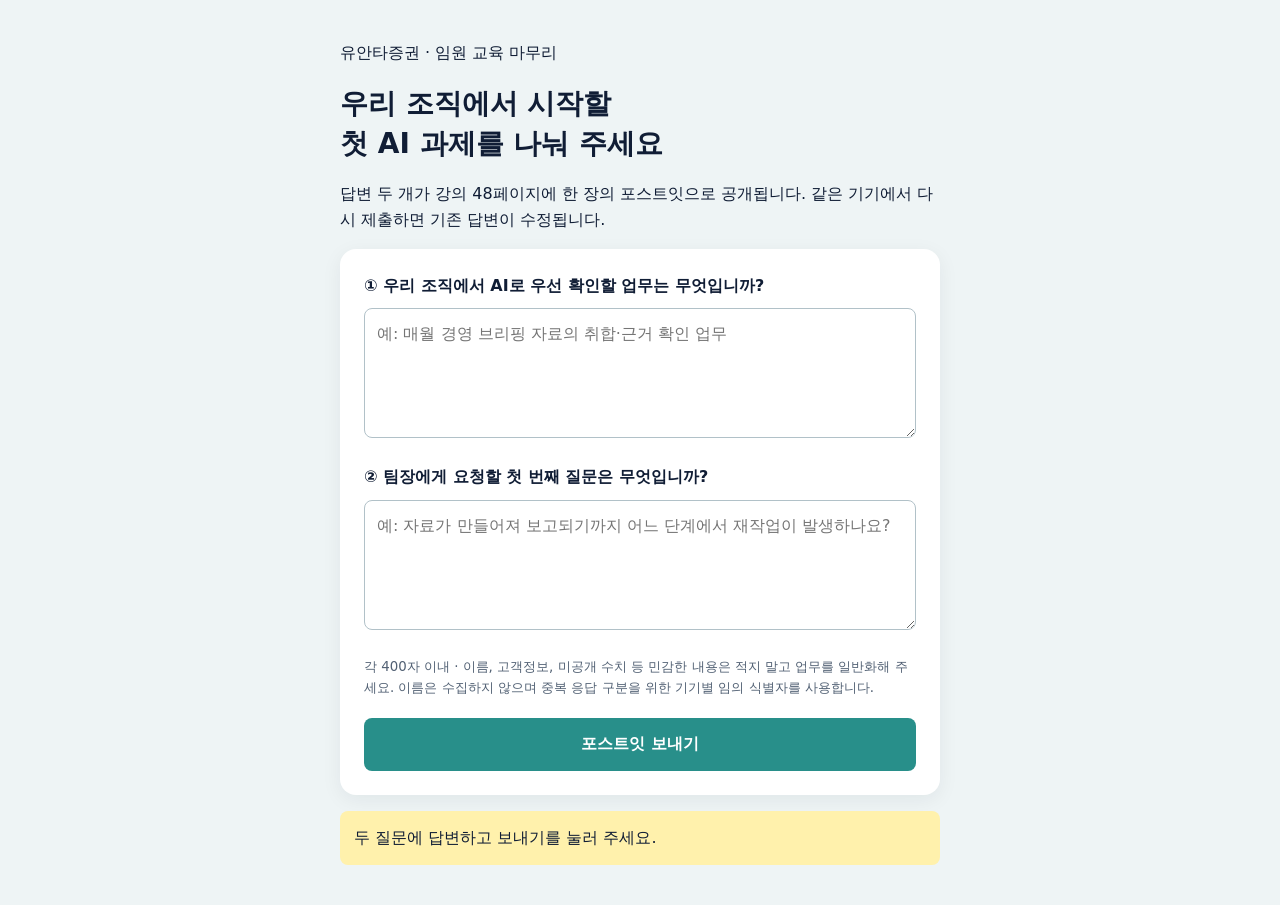
<file: executive-reflection.html>
<!doctype html>
<html lang="ko"><head><meta charset="utf-8"><meta name="viewport" content="width=device-width,initial-scale=1"><title>우리 조직의 첫 AI 과제 · 임원 교육</title><style>*{box-sizing:border-box}body{margin:0;padding:24px;background:#eef4f5;color:#101d35;font-family:system-ui,sans-serif}main{max-width:600px;margin:auto}h1{font-size:28px;line-height:1.4}p{line-height:1.6}form{padding:24px;background:white;border-radius:16px;box-shadow:0 5px 20px #101d3510}label{display:block;font-weight:800;line-height:1.6;margin:0 0 10px}textarea{width:100%;font:inherit;line-height:1.6;min-height:130px;border:1px solid #b1c1c8;border-radius:8px;padding:12px;margin-bottom:22px;resize:vertical}button{width:100%;border:0;border-radius:8px;padding:16px;font:inherit;font-weight:800;background:#288f8a;color:white;cursor:pointer}button:disabled{opacity:.6}#status{padding:14px;background:#fff1ac;border-radius:8px}small{display:block;line-height:1.6;color:#526174}</style></head>
<body><main><p>유안타증권 · 임원 교육 마무리</p><h1>우리 조직에서 시작할<br>첫 AI 과제를 나눠 주세요</h1><p>답변 두 개가 강의 48페이지에 한 장의 포스트잇으로 공개됩니다. 같은 기기에서 다시 제출하면 기존 답변이 수정됩니다.</p><form id="reflection-form"><label for="work">① 우리 조직에서 AI로 우선 확인할 업무는 무엇입니까?</label><textarea id="work" name="work" maxlength="400" required placeholder="예: 매월 경영 브리핑 자료의 취합·근거 확인 업무"></textarea><label for="question">② 팀장에게 요청할 첫 번째 질문은 무엇입니까?</label><textarea id="question" name="question" maxlength="400" required placeholder="예: 자료가 만들어져 보고되기까지 어느 단계에서 재작업이 발생하나요?"></textarea><small>각 400자 이내 · 이름, 고객정보, 미공개 수치 등 민감한 내용은 적지 말고 업무를 일반화해 주세요. 이름은 수집하지 않으며 중복 응답 구분을 위한 기기별 임의 식별자를 사용합니다.</small><button id="submit" type="submit" style="margin-top:20px">포스트잇 보내기</button></form><p id="status" role="status" aria-live="polite">두 질문에 답변하고 보내기를 눌러 주세요.</p></main><script src="executive-poll-config.js"></script><script>
(() => {
  const form=document.getElementById('reflection-form'), work=document.getElementById('work'), question=document.getElementById('question'), status=document.getElementById('status'), button=document.getElementById('submit');
  let id;
  try {id=localStorage.getItem('yuanta-reflection-id');if(!id){id=crypto.randomUUID();localStorage.setItem('yuanta-reflection-id',id);}const draft=JSON.parse(localStorage.getItem('yuanta-reflection-draft')||'{}');work.value=draft.work||'';question.value=draft.question||'';}catch(_){id=crypto.randomUUID();}
  form.addEventListener('input',()=>{try{localStorage.setItem('yuanta-reflection-draft',JSON.stringify({work:work.value,question:question.value}));}catch(_){}});
  form.addEventListener('submit',async event=>{
    event.preventDefault();const values={work:work.value.trim(),question:question.value.trim()};if(!values.work||!values.question){status.textContent='두 질문에 모두 답변해 주세요.';return;}
    const api=(window.YUANTA_EXECUTIVE_POLL?.apiUrl||'').trim();if(!api){status.textContent='설문 연결 준비 중입니다.';return;}button.disabled=true;status.textContent='포스트잇을 보내고 있습니다.';
    try{
      const check=await fetch(api+'?action=reflections&t='+Date.now(),{cache:'no-store'});const ready=await check.json();if(!ready.ok||!Array.isArray(ready.items))throw Error('마무리 설문 서버 업데이트가 필요합니다. 강사에게 알려 주세요.');
      const response=await fetch(api,{method:'POST',headers:{'Content-Type':'text/plain;charset=utf-8'},body:JSON.stringify({action:'reflection',id,...values})});const data=await response.json();if(!data.ok)throw Error(data.error||'전송 실패');status.textContent='포스트잇을 보냈습니다. 강의 화면에 잠시 후 나타납니다. 수정 후 다시 보내면 기존 답변이 변경됩니다.';button.textContent='수정한 답변 보내기';
    }catch(error){status.textContent='저장하지 못했습니다. '+error.message;}finally{button.disabled=false;}
  });
})();
</script></body></html>
</file>
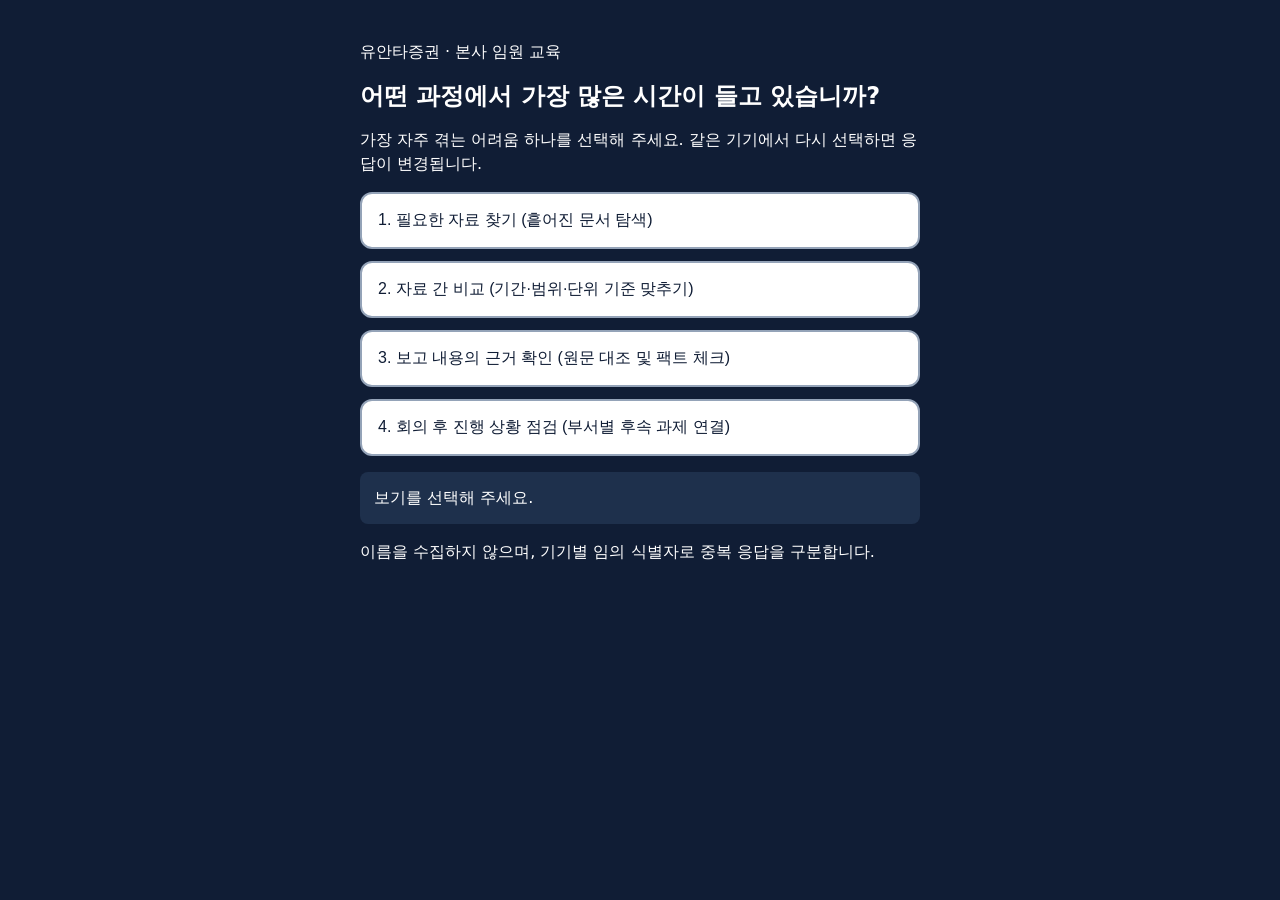
<file: executive-vote.html>
<!doctype html><html lang="ko"><head><meta charset="utf-8"><meta name="viewport" content="width=device-width,initial-scale=1"><title>유안타증권 임원 교육 설문</title>
<style>body{font-family:system-ui,sans-serif;background:#101d35;color:#fff;margin:0;padding:24px}main{max-width:560px;margin:auto}h1{font-size:1.5rem}p{line-height:1.5}button{display:block;width:100%;text-align:left;margin:12px 0;padding:16px;border:2px solid #94a3b8;border-radius:12px;background:#fff;color:#101d35;font-size:1rem;cursor:pointer}button:disabled{opacity:.6}#status{padding:14px;background:#1e304c;border-radius:8px}</style></head>
<body><main><p>유안타증권 · 본사 임원 교육</p><h1>어떤 과정에서 가장 많은 시간이 들고 있습니까?</h1><p>가장 자주 겪는 어려움 하나를 선택해 주세요. 같은 기기에서 다시 선택하면 응답이 변경됩니다.</p><div id="choices"></div><p id="status" role="status">보기를 선택해 주세요.</p><p>이름을 수집하지 않으며, 기기별 임의 식별자로 중복 응답을 구분합니다.</p></main>
<script src="executive-poll-config.js"></script><script>
const opts=['필요한 자료 찾기 (흩어진 문서 탐색)','자료 간 비교 (기간·범위·단위 기준 맞추기)','보고 내용의 근거 확인 (원문 대조 및 팩트 체크)','회의 후 진행 상황 점검 (부서별 후속 과제 연결)'];
let id; try { id=localStorage.getItem('yuanta-executive-vote-id'); if(!id){id=crypto.randomUUID();localStorage.setItem('yuanta-executive-vote-id',id);} } catch(e){id=crypto.randomUUID();}
const status=document.getElementById('status'), choices=document.getElementById('choices');
opts.forEach((label,i)=>{const b=document.createElement('button');b.textContent=(i+1)+'. '+label;b.onclick=async()=>{const api=(window.YUANTA_EXECUTIVE_POLL.apiUrl||'').trim();if(!api){status.textContent='설문 연결이 아직 설정되지 않았습니다. 강사에게 알려 주세요.';return;}b.disabled=true;status.textContent='전송 중입니다.';try{const r=await fetch(api,{method:'POST',headers:{'Content-Type':'text/plain;charset=utf-8'},body:JSON.stringify({action:'vote',id,choice:i+1})});const data=await r.json();if(!data.ok)throw Error(data.error);status.textContent='응답이 저장되었습니다. 다른 보기를 눌러 변경할 수 있습니다.';}catch(e){status.textContent='전송하지 못했습니다. 다시 시도해 주세요.';}finally{b.disabled=false;}};choices.appendChild(b);});
</script></body></html>
</file>
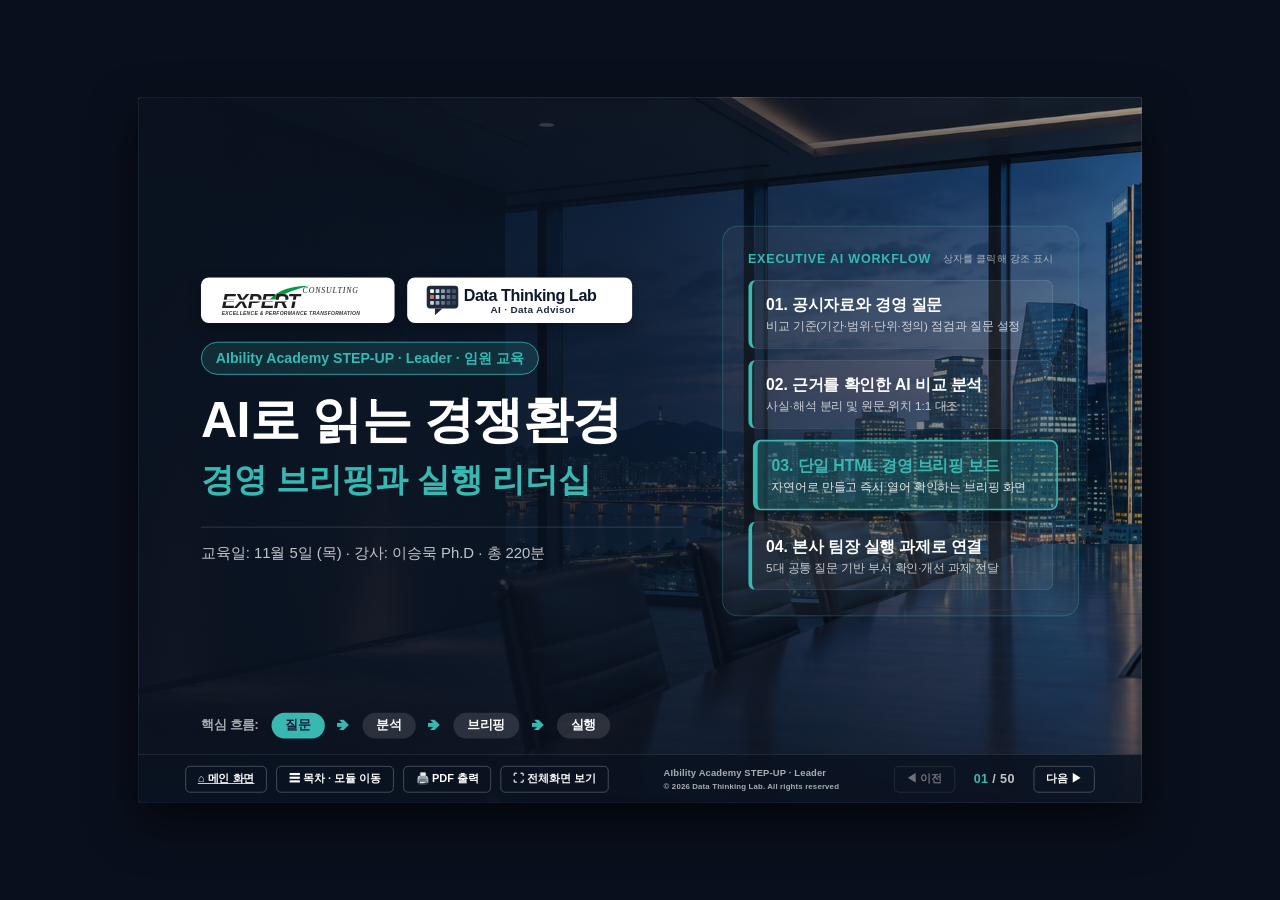
<file: executives.html>
<!DOCTYPE html>
<html lang="ko">
<head>
  <meta charset="UTF-8">
  <meta name="viewport" content="width=device-width, initial-scale=1.0">
  <title>AIbility Academy STEP-UP · Leader · 임원 | 유안타증권</title>
  <style>
    :root {
      --navy: #101D35;
      --navy-light: #1B2E52;
      --teal: #39B8B2;
      --teal-dark: #288f8a;
      --teal-bg: #EAF8F7;
      --white: #FFFFFF;
      --gray-50: #F8FAFC;
      --gray-100: #F1F5F9;
      --gray-200: #E2E8F0;
      --gray-300: #CBD5E1;
      --gray-600: #475569;
      --gray-700: #334155;
      --gray-800: #1E293B;
      --amber: #D97706;
      --amber-bg: #FEF3C7;
      --blue: #2563EB;
      --blue-bg: #EFF6FF;
    }

    * {
      box-sizing: border-box;
      margin: 0;
      padding: 0;
    }

    body {
      background-color: #09101D;
      font-family: 'Pretendard', -apple-system, BlinkMacSystemFont, 'Malgun Gothic', '맑은 고딕', sans-serif;
      color: var(--gray-800);
      overflow: hidden;
      width: 100vw;
      height: 100vh;
      display: flex;
      align-items: center;
      justify-content: center;
      user-select: text;
    }

    /* 16:9 Presentation Stage */
    #stage-wrapper {
      width: 1600px;
      height: 900px;
      position: relative;
      transform-origin: center center;
      box-shadow: 0 25px 60px rgba(0, 0, 0, 0.65);
      background: var(--white);
      overflow: hidden;
      border-radius: 4px;
    }

    /* Slide Base */
    .slide {
      width: 100%;
      height: 100%;
      display: flex;
      flex-direction: column;
      justify-content: space-between;
      position: relative;
    }

    .slide.theme-navy {
      background-color: var(--navy);
      color: var(--white);
    }

    .slide.theme-white {
      background-color: var(--white);
      color: var(--gray-800);
    }

    /* Top Header for Content Slides */
    .slide-header {
      height: 76px;
      padding: 0 60px;
      display: flex;
      align-items: center;
      justify-content: space-between;
      border-bottom: 1px solid var(--gray-200);
      background: var(--white);
      flex-shrink: 0;
    }

    .header-module-info {
      display: flex;
      align-items: center;
      gap: 14px;
    }

    .module-badge {
      background-color: var(--navy);
      color: var(--teal);
      font-weight: 700;
      font-size: 14px;
      padding: 5px 12px;
      border-radius: 4px;
      letter-spacing: 0.5px;
    }

    .module-name {
      font-size: 16px;
      font-weight: 700;
      color: var(--gray-600);
    }

    /* Journey Pill Bar in Header */
    .journey-bar {
      display: flex;
      align-items: center;
      gap: 6px;
    }

    .journey-step {
      font-size: 13px;
      font-weight: 600;
      padding: 5px 11px;
      border-radius: 20px;
      color: var(--gray-600);
      background: var(--gray-100);
      display: flex;
      align-items: center;
      gap: 5px;
    }

    .journey-step.active {
      background: var(--teal);
      color: var(--navy);
      font-weight: 800;
    }

    .journey-arrow {
      color: var(--gray-300);
      font-size: 12px;
    }

    /* Main Slide Content Area */
    .slide-body {
      flex: 1;
      padding: 40px 60px 28px 60px;
      display: flex;
      flex-direction: column;
      justify-content: space-between;
      overflow: hidden;
    }

    .title-area {
      margin-bottom: 24px;
    }

    .slide-title {
      font-size: 38px;
      font-weight: 800;
      color: var(--navy);
      line-height: 1.25;
      letter-spacing: -0.5px;
      display: flex;
      align-items: center;
      justify-content: space-between;
    }

    .slide-lead {
      font-size: 21px;
      color: var(--gray-600);
      margin-top: 10px;
      line-height: 1.5;
      font-weight: 500;
    }

    .content-area {
      flex: 1;
      display: flex;
      flex-direction: column;
      justify-content: center;
      gap: 20px;
      min-height: 0;
    }

    /* Bottom Notice / Key Takeaway Bar */
    .bottom-message {
      margin-top: 18px;
      background: var(--gray-50);
      border-left: 5px solid var(--teal);
      padding: 14px 22px;
      font-size: 19px;
      font-weight: 700;
      color: var(--navy);
      border-radius: 0 8px 8px 0;
      display: flex;
      align-items: center;
      justify-content: space-between;
      flex-shrink: 0;
    }

    /* Slide Footer / Controls */
    .slide-footer {
      height: 62px;
      padding: 0 60px;
      display: flex;
      align-items: center;
      justify-content: space-between;
      border-top: 1px solid rgba(148, 163, 184, 0.25);
      font-size: 15px;
      flex-shrink: 0;
      z-index: 20;
    }

    .theme-navy .slide-footer {
      border-top: 1px solid rgba(255, 255, 255, 0.12);
      color: rgba(255, 255, 255, 0.75);
    }

    .footer-left, .footer-right {
      display: flex;
      align-items: center;
      gap: 12px;
    }

    .footer-copyright {
      font-size: 14px;
      font-weight: 600;
      color: var(--gray-600);
      letter-spacing: 0.2px;
    }

    .theme-navy .footer-copyright {
      color: rgba(255, 255, 255, 0.65);
    }

    .nav-btn {
      background: transparent;
      border: 1px solid var(--gray-300);
      color: var(--gray-700);
      padding: 7px 15px;
      border-radius: 6px;
      font-size: 14px;
      font-weight: 700;
      cursor: pointer;
      display: inline-flex;
      align-items: center;
      gap: 6px;
      transition: all 0.15s ease;
    }

    .nav-btn:hover {
      background: var(--gray-100);
      border-color: var(--navy);
      color: var(--navy);
    }

    .theme-navy .nav-btn {
      border-color: rgba(255, 255, 255, 0.3);
      color: var(--white);
    }

    .theme-navy .nav-btn:hover {
      background: rgba(255, 255, 255, 0.12);
      border-color: var(--teal);
    }

    .page-indicator {
      font-size: 16px;
      font-weight: 800;
      padding: 0 12px;
      letter-spacing: 0.5px;
    }

    .page-indicator .current {
      color: var(--teal-dark);
    }

    .theme-navy .page-indicator .current {
      color: var(--teal);
    }

    /* Grid & Cards */
    .grid-2 { display: grid; grid-template-columns: 1fr 1fr; gap: 24px; height: 100%; align-items: stretch; }
    .grid-3 { display: grid; grid-template-columns: repeat(3, 1fr); gap: 22px; height: 100%; align-items: stretch; }
    .grid-4 { display: grid; grid-template-columns: repeat(4, 1fr); gap: 18px; height: 100%; align-items: stretch; }
    .grid-5 { display: grid; grid-template-columns: repeat(5, 1fr); gap: 14px; height: 100%; align-items: stretch; }
    .grid-2x2 { display: grid; grid-template-columns: 1fr 1fr; grid-template-rows: 1fr 1fr; gap: 20px; height: 100%; }

    .card {
      background: var(--white);
      border: 2px solid var(--gray-200);
      border-radius: 12px;
      padding: 26px;
      display: flex;
      flex-direction: column;
      justify-content: space-between;
      box-shadow: 0 4px 12px rgba(16, 29, 53, 0.04);
      cursor: pointer;
      transition: all 0.2s cubic-bezier(0.16, 1, 0.3, 1);
      position: relative;
    }

    .card:hover {
      border-color: var(--teal);
      transform: translateY(-3px);
      box-shadow: 0 10px 24px rgba(16, 29, 53, 0.09);
    }

    .card.highlight,
    .card.active-box {
      border: 2.5px solid var(--teal) !important;
      background: linear-gradient(180deg, var(--teal-bg) 0%, #FFFFFF 100%);
      box-shadow: 0 12px 28px rgba(57, 184, 178, 0.22);
      transform: translateY(-3px);
    }

    .card.navy-card {
      background: var(--navy);
      color: var(--white);
      border-color: var(--navy);
    }

    .card.navy-card:hover {
      border-color: var(--teal);
    }

    .card.navy-card.active-box {
      background: var(--navy-light) !important;
      border: 2.5px solid var(--teal) !important;
      box-shadow: 0 12px 28px rgba(57, 184, 178, 0.3);
    }

    /* Cover workflow interactive boxes */
    .cover-flow-box {
      padding: 18px;
      background: rgba(255, 255, 255, 0.06);
      border: 1.5px solid rgba(255, 255, 255, 0.14);
      border-left: 5px solid var(--teal);
      border-radius: 10px;
      cursor: pointer;
      transition: all 0.2s ease;
    }

    .cover-flow-box:hover {
      background: rgba(57, 184, 178, 0.12);
      border-color: var(--teal);
      transform: translateX(4px);
    }

    .cover-flow-box.active-box {
      background: rgba(57, 184, 178, 0.22);
      border: 2px solid var(--teal);
      border-left: 6px solid var(--teal);
      box-shadow: 0 8px 24px rgba(0, 0, 0, 0.3);
      transform: translateX(6px);
    }

    .cover-flow-box.active-box .flow-title {
      color: var(--teal);
    }

    /* Cover Partner Logo Bar */
    .cover-logo-bar {
      display: flex;
      align-items: center;
      gap: 16px;
      margin-bottom: 24px;
      flex-wrap: wrap;
    }

    .logo-badge-card {
      background: var(--white);
      padding: 10px 20px;
      border-radius: 10px;
      display: inline-flex;
      align-items: center;
      justify-content: center;
      height: 58px;
      box-shadow: 0 6px 18px rgba(0, 0, 0, 0.28);
      border: 1.5px solid rgba(255, 255, 255, 0.85);
    }

    /* Interactive Table Rows & Requirement Boxes */
    .slide-table tbody tr {
      cursor: pointer;
      transition: background-color 0.15s ease;
    }

    .slide-table tbody tr:hover td {
      background-color: var(--gray-50);
    }

    .slide-table tbody tr.active-box td {
      background-color: var(--teal-bg) !important;
      border-top: 2px solid var(--teal);
      border-bottom: 2px solid var(--teal);
    }

    .req-box {
      padding: 18px;
      background: var(--gray-50);
      border-radius: 10px;
      border: 2px solid var(--gray-200);
      cursor: pointer;
      transition: all 0.2s ease;
    }

    .req-box:hover {
      border-color: var(--teal);
      transform: translateY(-2px);
    }

    .req-box.active-box {
      background: var(--teal-bg);
      border: 2.5px solid var(--teal);
      box-shadow: 0 8px 20px rgba(57, 184, 178, 0.18);
    }

    .card-step-num {
      display: inline-flex;
      align-items: center;
      justify-content: center;
      width: 34px;
      height: 34px;
      border-radius: 8px;
      background: var(--navy);
      color: var(--teal);
      font-weight: 800;
      font-size: 16px;
      margin-bottom: 12px;
    }

    .card-title {
      font-size: 23px;
      font-weight: 800;
      color: var(--navy);
      margin-bottom: 10px;
      line-height: 1.35;
    }

    .navy-card .card-title {
      color: var(--teal);
    }

    .card-desc {
      font-size: 18px;
      color: var(--gray-700);
      line-height: 1.55;
    }

    .navy-card .card-desc {
      color: rgba(255, 255, 255, 0.88);
    }

    .tag-tbd {
      display: inline-block;
      background: var(--amber-bg);
      color: var(--amber);
      font-weight: 800;
      font-size: 14px;
      padding: 3px 9px;
      border-radius: 4px;
      border: 1px solid #FCD34D;
      vertical-align: middle;
    }

    .tag-virtual {
      display: inline-block;
      background: var(--blue-bg);
      color: var(--blue);
      font-weight: 800;
      font-size: 14px;
      padding: 4px 10px;
      border-radius: 4px;
      border: 1px solid #BFDBFE;
    }

    /* Tables */
    .slide-table {
      width: 100%;
      border-collapse: collapse;
      font-size: 19px;
      background: var(--white);
      border-radius: 10px;
      overflow: hidden;
      border: 1px solid var(--gray-200);
    }

    .slide-table th {
      background: var(--navy);
      color: var(--white);
      padding: 16px 22px;
      text-align: left;
      font-weight: 700;
      font-size: 18px;
    }

    .slide-table th.teal-col {
      background: #163C45;
      color: var(--teal);
    }

    .slide-table td {
      padding: 16px 22px;
      border-bottom: 1px solid var(--gray-200);
      color: var(--gray-800);
      line-height: 1.45;
    }

    .slide-table tr:last-child td {
      border-bottom: none;
    }

    .slide-table td.row-label {
      font-weight: 800;
      color: var(--navy);
      background: var(--gray-50);
      width: 18%;
    }

    /* Prompt Copy Box */
    .prompt-container {
      background: #0F172A;
      color: #F8FAFC;
      border-radius: 12px;
      padding: 22px 26px;
      border: 2px solid var(--teal);
      display: flex;
      flex-direction: column;
      gap: 14px;
    }

    .prompt-header {
      display: flex;
      align-items: center;
      justify-content: space-between;
      border-bottom: 1px solid rgba(255, 255, 255, 0.15);
      padding-bottom: 10px;
    }

    .prompt-label {
      color: var(--teal);
      font-weight: 800;
      font-size: 16px;
      display: flex;
      align-items: center;
      gap: 8px;
    }

    .copy-btn {
      background: var(--teal);
      color: var(--navy);
      border: none;
      padding: 8px 18px;
      border-radius: 6px;
      font-weight: 800;
      font-size: 15px;
      cursor: pointer;
      transition: all 0.2s;
    }

    .copy-btn:hover {
      background: #4CE0DA;
    }

    .copy-btn.copied {
      background: #10B981;
      color: var(--white);
    }

    .prompt-text {
      font-family: 'Consolas', 'Monaco', 'Pretendard', monospace;
      font-size: 19px;
      line-height: 1.6;
      white-space: pre-wrap;
      user-select: all;
      color: #E2E8F0;
    }

    /* Popup Trigger Buttons */
    .popup-trigger-group {
      display: flex;
      gap: 10px;
    }

    .popup-btn {
      padding: 9px 18px;
      border-radius: 8px;
      font-size: 16px;
      font-weight: 800;
      cursor: pointer;
      border: 2px solid transparent;
      display: inline-flex;
      align-items: center;
      gap: 8px;
      transition: all 0.15s;
    }

    .popup-btn.type-check {
      background: var(--teal-bg);
      color: #0F766E;
      border-color: var(--teal);
    }

    .popup-btn.type-ref {
      background: var(--blue-bg);
      color: #1D4ED8;
      border-color: #93C5FD;
    }

    .popup-btn.type-ex {
      background: var(--amber-bg);
      color: #B45309;
      border-color: #FCD34D;
    }

    .popup-btn:hover {
      transform: translateY(-1px);
      box-shadow: 0 4px 10px rgba(0, 0, 0, 0.08);
    }

    /* Interactive Checklist & Inputs */
    .check-item {
      display: flex;
      align-items: center;
      gap: 14px;
      padding: 16px 20px;
      background: var(--gray-50);
      border: 1px solid var(--gray-200);
      border-radius: 10px;
      font-size: 20px;
      font-weight: 700;
      color: var(--navy);
      cursor: pointer;
      transition: all 0.15s;
    }

    .check-item:hover {
      border-color: var(--teal);
      background: var(--teal-bg);
    }

    .check-item input[type="checkbox"] {
      width: 24px;
      height: 24px;
      accent-color: var(--teal-dark);
      cursor: pointer;
    }

    .input-field-group {
      display: flex;
      flex-direction: column;
      gap: 6px;
    }

    .input-field-group label {
      font-size: 16px;
      font-weight: 800;
      color: var(--navy);
    }

    .slide-input, .slide-textarea {
      width: 100%;
      padding: 12px 15px;
      border: 1px solid var(--gray-300);
      border-radius: 8px;
      font-size: 17px;
      font-family: inherit;
      background: var(--white);
      color: var(--gray-800);
    }

    .slide-input:focus, .slide-textarea:focus {
      outline: 2px solid var(--teal);
      border-color: transparent;
    }

    /* QR & Poll Box */
    .qr-placeholder-box {
      background: var(--gray-50);
      border: 2px dashed var(--gray-300);
      border-radius: 14px;
      padding: 30px;
      display: flex;
      flex-direction: column;
      align-items: center;
      justify-content: center;
      text-align: center;
      gap: 14px;
      height: 100%;
    }

    .qr-frame {
      width: 200px;
      height: 200px;
      background: var(--white);
      border: 2px solid var(--navy);
      border-radius: 12px;
      display: flex;
      align-items: center;
      justify-content: center;
      padding: 20px;
      color: var(--navy);
      font-weight: 800;
      font-size: 17px;
      line-height: 1.4;
    }

    .poll-option {
      padding: 18px 22px;
      border: 2px solid var(--gray-200);
      border-radius: 10px;
      font-size: 21px;
      font-weight: 700;
      color: var(--navy);
      background: var(--white);
      cursor: pointer;
      display: flex;
      align-items: center;
      justify-content: space-between;
      transition: all 0.15s;
    }

    .poll-option:hover, .poll-option.selected {
      border-color: var(--teal);
      background: var(--teal-bg);
    }

    /* Cover & Divider Specifics */
    .cover-layout {
      flex: 1;
      padding: 80px 80px 40px 80px;
      display: grid;
      grid-template-columns: 1.35fr 1fr;
      align-items: center;
      gap: 50px;
      position: relative;
    }

    .divider-layout {
      flex: 1;
      padding: 90px 80px 50px 80px;
      display: flex;
      flex-direction: column;
      justify-content: space-between;
    }

    .module-big-num {
      font-size: 24px;
      font-weight: 900;
      color: var(--teal);
      letter-spacing: 3px;
      margin-bottom: 16px;
      display: inline-block;
      border-bottom: 3px solid var(--teal);
      padding-bottom: 6px;
    }

    .divider-title {
      font-size: 56px;
      font-weight: 800;
      line-height: 1.25;
      color: var(--white);
      margin-bottom: 28px;
      max-width: 1100px;
    }

    .divider-question {
      font-size: 26px;
      color: rgba(255, 255, 255, 0.85);
      line-height: 1.5;
      max-width: 980px;
      font-weight: 500;
      border-left: 4px solid var(--teal);
      padding-left: 22px;
    }

    /* Modal / Popup */
    .modal-backdrop {
      position: absolute;
      inset: 0;
      background: rgba(16, 29, 53, 0.72);
      display: none;
      align-items: center;
      justify-content: center;
      z-index: 100;
      padding: 60px;
    }

    .modal-backdrop.open {
      display: flex;
    }

    .modal-window {
      background: var(--white);
      width: 100%;
      max-width: 920px;
      max-height: 720px;
      border-radius: 16px;
      box-shadow: 0 25px 50px rgba(0, 0, 0, 0.35);
      display: flex;
      flex-direction: column;
      overflow: hidden;
      border-top: 8px solid var(--teal);
    }

    .modal-header {
      padding: 24px 32px;
      border-bottom: 1px solid var(--gray-200);
      display: flex;
      align-items: center;
      justify-content: space-between;
    }

    .modal-title-group {
      display: flex;
      align-items: center;
      gap: 12px;
    }

    .modal-badge {
      padding: 5px 12px;
      border-radius: 6px;
      font-size: 15px;
      font-weight: 800;
    }

    .modal-title {
      font-size: 26px;
      font-weight: 800;
      color: var(--navy);
    }

    .modal-close-btn {
      background: var(--gray-100);
      border: none;
      padding: 8px 16px;
      border-radius: 8px;
      font-size: 16px;
      font-weight: 800;
      color: var(--gray-700);
      cursor: pointer;
    }

    .modal-close-btn:hover {
      background: var(--gray-200);
      color: var(--navy);
    }

    .modal-body {
      padding: 32px;
      overflow-y: auto;
      font-size: 21px;
      line-height: 1.65;
      color: var(--gray-800);
    }

    /* TOC Drawer */
    .toc-backdrop {
      position: absolute;
      inset: 0;
      background: rgba(16, 29, 53, 0.78);
      display: none;
      align-items: center;
      justify-content: center;
      z-index: 110;
      padding: 50px;
    }

    .toc-backdrop.open {
      display: flex;
    }

    .toc-window {
      background: var(--white);
      width: 100%;
      max-width: 1320px;
      height: 760px;
      border-radius: 16px;
      display: flex;
      flex-direction: column;
      overflow: hidden;
    }

    .toc-grid {
      padding: 28px 32px;
      overflow-y: auto;
      display: grid;
      grid-template-columns: repeat(3, 1fr);
      gap: 20px;
    }

    .toc-module-box {
      border: 1px solid var(--gray-200);
      border-radius: 10px;
      padding: 18px;
      background: var(--gray-50);
    }

    .toc-module-title {
      font-size: 18px;
      font-weight: 800;
      color: var(--navy);
      margin-bottom: 12px;
      padding-bottom: 8px;
      border-bottom: 2px solid var(--teal);
      display: flex;
      justify-content: space-between;
    }

    .toc-slide-list {
      display: flex;
      flex-direction: column;
      gap: 6px;
    }

    .toc-slide-btn {
      text-align: left;
      background: var(--white);
      border: 1px solid var(--gray-200);
      padding: 8px 12px;
      border-radius: 6px;
      font-size: 14px;
      font-weight: 600;
      color: var(--gray-700);
      cursor: pointer;
      display: flex;
      gap: 8px;
    }

    .toc-slide-btn:hover, .toc-slide-btn.current-slide {
      border-color: var(--teal);
      background: var(--teal-bg);
      color: var(--navy);
      font-weight: 800;
    }

    /* Print Container (Hidden on screen, used for 53-page PDF export) */
    #print-all-container {
      display: none;
    }

    @media print {
      @page {
        size: 1600px 900px;
        margin: 0;
      }

      html, body {
        width: 1600px !important;
        height: auto !important;
        margin: 0 !important;
        padding: 0 !important;
        background: #FFFFFF !important;
        overflow: visible !important;
        display: block !important;
        -webkit-print-color-adjust: exact !important;
        print-color-adjust: exact !important;
      }

      #stage-wrapper {
        display: none !important;
      }

      #print-all-container {
        display: block !important;
        width: 1600px !important;
      }

      .print-slide-page {
        width: 1600px !important;
        height: 900px !important;
        page-break-after: always;
        break-after: page;
        position: relative;
        overflow: hidden;
      }

      .print-slide-page:last-child {
        page-break-after: auto;
        break-after: auto;
      }
    }
  </style>
  <script src="executive-board.js?v=20261103-example"></script>
<link rel="stylesheet" href="photo-backgrounds.css?v=20261103-photo2">
</head>
<body data-photo-course="executives">

  <div id="stage-wrapper">
    <div id="slide-container" style="width:100%; height:100%;"></div>

    <!-- Accessible Popup Modal -->
    <div id="info-modal" class="modal-backdrop" role="dialog" aria-modal="true" aria-labelledby="modal-title-text">
      <div class="modal-window" onclick="event.stopPropagation()">
        <div class="modal-header">
          <div class="modal-title-group">
            <span id="modal-badge-el" class="modal-badge">구분</span>
            <h2 id="modal-title-text" class="modal-title">팝업 제목</h2>
          </div>
          <button id="modal-close-button" class="modal-close-btn" onclick="closePopup()">닫기 (ESC)</button>
        </div>
        <div id="modal-body-content" class="modal-body"></div>
      </div>
    </div>

    <!-- Table of Contents Modal -->
    <div id="toc-modal" class="toc-backdrop" role="dialog" aria-modal="true" aria-label="전체 목차 및 모듈 이동">
      <div class="toc-window" onclick="event.stopPropagation()">
        <div class="modal-header" style="background: var(--navy); color: var(--white);">
          <div class="modal-title-group">
            <span class="module-badge" style="background:var(--teal); color:var(--navy);">전체 50페이지 · 220분</span>
            <h2 class="modal-title" style="color:var(--white);">유안타증권 임원 AI 교육 — 모듈별 목차 이동</h2>
          </div>
          <div style="display:flex; align-items:center; gap:10px;">
            <button class="modal-close-btn" style="background:var(--teal); color:var(--navy);" onclick="exportToPDF()">🖨️ PDF 출력 (전체 50p)</button>
            <button class="modal-close-btn" onclick="toggleFullscreen()">⛶ 전체화면 전환</button>
            <button class="modal-close-btn" onclick="toggleTOC(false)">닫기 (ESC)</button>
          </div>
        </div>
        <div id="toc-content" class="toc-grid"></div>
      </div>
    </div>
  </div>

  <!-- Hidden container for printing all 53 slides to PDF -->
  <div id="print-all-container"></div>

  <script>
    // Journey steps definition
    const JOURNEY_STEPS = [
      { id: 'q', label: '질문 설정' },
      { id: 'd', label: '공시 확인' },
      { id: 'a', label: 'AI 분석' },
      { id: 'b', label: '보드 제작' },
      { id: 't', label: '부서 과제' },
      { id: 'e', label: '실행 점검' }
    ];

    // Timer state for break slides (26, 46)
    let breakTimerInterval = null;
    let breakRemainingSeconds = 600;

    // Complete 53 Slides Data Specification
    const SLIDES = [
      // 01. 표지
      {
        page: 1,
        theme: 'navy',
        type: 'cover',
        moduleCode: 'OPENING',
        moduleName: '오프닝 및 모듈 1',
        title: 'AI로 읽는 경쟁환경',
        subtitle: '경영 브리핑과 실행 리더십',
        org: 'AIbility Academy STEP-UP · Leader · 임원 교육',
        meta: '교육일: 11월 5일 (목) · 강사: 이승묵 Ph.D · 총 220분'
      },
      // 02. 모듈 1 간지
      {
        page: 2,
        theme: 'navy',
        type: 'divider',
        moduleCode: 'MODULE 01',
        moduleName: 'AI 시대의 임원 업무 (30분)',
        title: 'AI 시대, 임원의 일은 어떻게 달라지는가',
        question: '자료를 빠르게 읽는 것에서 더 나아가, 어떤 질문과 판단이 달라질 수 있을까요?',
        activeCoverFlow: 0
      },
      // 03. 오늘 마주할 경영 장면
      {
        page: 3,
        theme: 'white',
        moduleCode: 'MODULE 01',
        moduleName: 'AI 시대의 임원 업무',
        journeyActive: ['q'],
        title: '중요한 경영 질문에 답하기까지',
        lead: '자료는 여러 문서에 흩어져 있고, 숫자를 비교하려면 기간과 범위를 다시 맞춰야 합니다. 보고의 근거를 확인한 뒤에도 누가 무엇을 추가로 확인할지 정리해야 합니다.',
        bottomMsg: 'AI는 이 과정을 지원할 수 있습니다. 리더는 질문과 판단 기준을 정합니다.',
        render: () => `
          <div class="grid-4">
            <div class="card">
              <div>
                <div class="card-step-num">01</div>
                <div class="card-title">자료 찾기</div>
                <div class="card-desc">여러 보고서와 문서에 필요한 수치와 설명이 흩어져 있어 탐색에 많은 시간이 소요됩니다.</div>
              </div>
              <div class="tag-virtual" style="align-self:flex-start;">핵심 병목: 흩어진 문서</div>
            </div>
            <div class="card">
              <div>
                <div class="card-step-num">02</div>
                <div class="card-title">비교하기</div>
                <div class="card-desc">타사와 비교할 때 보고기간, 연결·별도 범위, 단위를 일일이 대조하고 맞춰야 합니다.</div>
              </div>
              <div class="tag-virtual" style="align-self:flex-start;">핵심 병목: 서로 다른 기준</div>
            </div>
            <div class="card">
              <div>
                <div class="card-step-num">03</div>
                <div class="card-title">근거 확인</div>
                <div class="card-desc">요약된 보고 문장이 실제 원문 수치에 기반한 사실인지 추측인지 재확인이 필요합니다.</div>
              </div>
              <div class="tag-virtual" style="align-self:flex-start;">핵심 병목: 원문 확인</div>
            </div>
            <div class="card highlight">
              <div>
                <div class="card-step-num">04</div>
                <div class="card-title">후속조치</div>
                <div class="card-desc">브리핑 이후 어느 부서가 무엇을 언제까지 추가 확인하고 개선할지 명확히 지정해야 합니다.</div>
              </div>
              <div class="tag-virtual" style="align-self:flex-start; background:var(--navy); color:var(--teal);">핵심 병목: 담당·기한</div>
            </div>
          </div>
        `
      },
      // 04. 참여 설문: 가장 큰 어려움
      {
        page: 4,
        theme: 'white',
        moduleCode: 'MODULE 01',
        moduleName: 'AI 시대의 임원 업무',
        journeyActive: ['q'],
        title: '어떤 과정에서 가장 많은 시간이 들고 있습니까?',
        lead: '평소 보고를 받거나 경영 판단을 준비하실 때 가장 번거롭거나 시간이 걸리는 과정을 선택해 주세요.',
        bottomMsg: '',
        render: () => `
          <div class="grid-2" style="grid-template-columns: 1.35fr 0.85fr;">
            <div style="display:flex; flex-direction:column; justify-content:space-between; gap:12px;">
              ${['① 필요한 자료 찾기 (흩어진 문서 탐색)','② 자료 간 비교 (기간·범위·단위 기준 맞추기)','③ 보고 내용의 근거 확인 (원문 대조 및 팩트 체크)','④ 회의 후 진행 상황 점검 (부서별 후속 과제 연결)'].map((label, i) => `
                <div class="poll-option" style="display:block; cursor:default;">
                  <div style="display:flex; justify-content:space-between; gap:12px;"><span>${label}</span><strong data-exec-count="${i+1}" style="white-space:nowrap; color:var(--teal-dark);">—</strong></div>
                  <div style="height:8px; margin-top:8px; background:#dce6e9; border-radius:8px; overflow:hidden;"><div data-exec-bar="${i+1}" style="height:100%; width:0; background:var(--teal); transition:width .3s;"></div></div>
                </div>`).join('')}
            </div>
            <div class="qr-placeholder-box">
              <div style="font-size:16px; font-weight:700;">휴대전화로 QR을 스캔해 참여해 주세요</div>
              <img src="https://quickchart.io/qr?size=240&amp;text=https%3A%2F%2Fdatathinkinglab.github.io%2Fyuanta-ai-training%2Fexecutive-vote.html" alt="임원 설문 참여 QR 코드" width="180" height="180" style="background:white; padding:8px; border-radius:10px;">
              <a href="executive-vote.html" target="_blank" rel="noopener" style="font-weight:700; color:var(--teal-dark);">설문 참여 화면 열기</a>
              <div style="font-size:15px; color:var(--gray-600); line-height:1.45;"><span data-exec-status role="status">집계 연결 상태를 확인합니다.</span><br><button type="button" onclick="refreshExecutivePoll()" style="border:0;background:none;color:var(--teal-dark);text-decoration:underline;cursor:pointer;">집계 새로고침</button> · <button type="button" onclick="resetExecutivePoll()" data-exec-reset disabled title="강사 초기화 비밀번호 설정 후 사용" style="border:0;background:none;color:#a33232;text-decoration:underline;cursor:pointer;">전체 집계 초기화</button></div>
            </div>
          </div>
        `
      },
      // 05. 오늘의 결과물
      {
        page: 5,
        theme: 'white',
        moduleCode: 'MODULE 01',
        moduleName: 'AI 시대의 임원 업무',
        journeyActive: ['q', 'a', 'b', 't'],
        title: '오늘 한 가지 질문을 끝까지 따라갑니다',
        lead: '공시자료에서 확인한 내용을 AI로 비교하고, 근거를 살펴본 뒤 브리핑 보드로 구현합니다. 마지막으로 조직에서 확인할 질문과 실행 과제를 정리합니다.',
        bottomMsg: '공시자료 분석 → 브리핑 보드 제작 → 본사 팀장 실행 과제를 하나의 이야기로 연결합니다.',
        render: () => `
          <div class="grid-3">
            <div class="card">
              <div>
                <div class="card-step-num">산출물 ①</div>
                <div class="card-title">비교 브리핑 초안</div>
                <div class="card-desc" style="margin-top:14px;">
                  • 공개 공시 기반 핵심 수치 추출<br>
                  • 비교 기준(기간·범위·단위) 검증<br>
                  • 확인된 사실과 해석·가설의 엄격한 분리
                </div>
              </div>
              <div class="tag-virtual">핵심: 사실 · 해석 · 근거</div>
            </div>
            <div class="card highlight">
              <div>
                <div class="card-step-num">산출물 ②</div>
                <div class="card-title">경영 브리핑 보드 (HTML)</div>
                <div class="card-desc" style="margin-top:14px;">
                  • 브라우저에서 즉시 여는 단일 화면<br>
                  • 큰 글씨로 핵심 비교와 출처 위치 표시<br>
                  • 자연어 지시로 원하는 화면 구성 즉시 수정
                </div>
              </div>
              <div class="tag-virtual" style="background:var(--navy); color:var(--teal);">핵심: 확인·수정 가능한 화면</div>
            </div>
            <div class="card">
              <div>
                <div class="card-step-num">산출물 ③</div>
                <div class="card-title">부서 실행 과제 카드</div>
                <div class="card-desc" style="margin-top:14px;">
                  • 외부 비교에서 도출한 내부 점검 질문<br>
                  • 본사 팀장 교육과 이어지는 5대 공통 질문<br>
                  • 임원의 지원 사항 및 성과 점검 기준 명시
                </div>
              </div>
              <div class="tag-virtual">핵심: 확인할 내용 · 담당 · 점검 기준</div>
            </div>
          </div>
        `
      },
      // 06. 경영 업무와 AI
      {
        page: 6,
        theme: 'white',
        moduleCode: 'MODULE 01',
        moduleName: 'AI 시대의 임원 업무',
        journeyActive: ['q', 'a'],
        title: 'AI가 돕는 일과 리더가 정하는 일',
        lead: 'AI는 방대한 문서 정리와 초안 작성을 가속화하지만, 비교 기준과 우선순위 판단은 리더의 몫입니다.',
        bottomMsg: 'AI 결과의 속도와 함께 검토 가능성을 확보해야 합니다.',
        render: () => `
          <table class="slide-table">
            <thead>
              <tr>
                <th style="width:20%;">업무 단계</th>
                <th style="width:40%;">AI가 지원하는 일 (속도와 초안)</th>
                <th class="teal-col" style="width:40%;">리더가 정하는 일 (기준과 책임)</th>
              </tr>
            </thead>
            <tbody>
              <tr>
                <td class="row-label">01. 자료 확인</td>
                <td>방대한 문서에서 필요한 정보와 수치 빠르게 추출</td>
                <td><strong>분석 목적과 확인할 자료의 범위 결정</strong></td>
              </tr>
              <tr>
                <td class="row-label">02. 비교</td>
                <td>회사별·기간별 비교표 및 요약 차트 초안 작성</td>
                <td><strong>비교 기준(기간·연결/별도·정의) 적절성 확인</strong></td>
              </tr>
              <tr>
                <td class="row-label">03. 해석</td>
                <td>수치 차이에 대한 추가 질문과 다양한 가설 제안</td>
                <td><strong>제시된 근거의 타당성과 해석의 한계 판단</strong></td>
              </tr>
              <tr>
                <td class="row-label">04. 실행</td>
                <td>부서별 후속 확인 과제 및 점검 항목 초안 정리</td>
                <td><strong>조직 우선순위 부여, 자원 지원 및 책임 결정</strong></td>
              </tr>
            </tbody>
          </table>
        `
      },
      // 07. 같은 자료, 다른 질문
      {
        page: 7,
        theme: 'white',
        moduleCode: 'MODULE 01',
        moduleName: 'AI 시대의 임원 업무',
        journeyActive: ['q'],
        title: '좋은 브리핑은 좋은 질문에서 시작합니다',
        lead: '같은 자료도 무엇을 알고 싶은지에 따라 추출할 항목과 보고 방식이 달라집니다.',
        bottomMsg: '단순 현황 요약을 넘어, 내부 점검과 실행으로 이어지는 경영 질문을 던져야 합니다.',
        render: () => `
          <div style="display:grid; grid-template-columns: 0.8fr 0.2fr 2fr; align-items:center; gap:20px; height:100%;">
            <div class="card navy-card" style="height:85%; justify-content:center; text-align:center;">
              <div style="font-size:48px; margin-bottom:14px;">📄</div>
              <div class="card-title" style="font-size:26px;">동일한 공개 공시자료</div>
              <div class="card-desc">사업보고서 · 분기보고서<br>재무제표 및 주석 사항</div>
            </div>
            <div style="text-align:center; font-size:38px; color:var(--teal); font-weight:900;">➔</div>
            <div class="grid-3" style="height:85%;">
              <div class="card">
                <div>
                  <div class="card-step-num">관점 1 · 현황</div>
                  <div class="card-title">어떤 변화가 확인되는가?</div>
                  <div class="card-desc" style="margin-top:12px;">특정 시점의 수치 증감과 주요 항목의 변동 폭을 사실 그대로 파악합니다.</div>
                </div>
                <div class="tag-virtual">추출 방식: 시계열 요약표</div>
              </div>
              <div class="card">
                <div>
                  <div class="card-step-num">관점 2 · 비교</div>
                  <div class="card-title">같은 기준에서 어떤 차이가 있는가?</div>
                  <div class="card-desc" style="margin-top:12px;">동일 보고기간·기준 아래 경쟁사와 우리의 구조적 차이를 대조합니다.</div>
                </div>
                <div class="tag-virtual">추출 방식: 기준 검증 비교표</div>
              </div>
              <div class="card highlight">
                <div>
                  <div class="card-step-num">관점 3 · 경영</div>
                  <div class="card-title">차이를 이해하려면 무엇을 더 확인해야 하는가?</div>
                  <div class="card-desc" style="margin-top:12px;">공시만으로 알 수 없는 원인을 파악하기 위해 내부 부서에 물을 질문을 도출합니다.</div>
                </div>
                <div class="tag-virtual" style="background:var(--navy); color:var(--teal);">추출 방식: 핵심 확인 질문 3선</div>
              </div>
            </div>
          </div>
        `
      },
      // 08. 사실과 해석
      {
        page: 8,
        theme: 'white',
        moduleCode: 'MODULE 01',
        moduleName: 'AI 시대의 임원 업무',
        journeyActive: ['q', 'a'],
        title: '그럴듯한 설명을 검토 가능한 정보로 바꾸기',
        lead: 'AI는 사실과 추측을 자연스러운 한 문장으로 섞어 답하기 쉽습니다. 브리핑에서는 이를 명확히 분리합니다.',
        popup: {
          type: 'ref',
          label: '참고: 판단 전에 확인할 질문',
          title: '판단 전에 확인할 4가지 질문',
          html: `
            <ul style="list-style:none; display:flex; flex-direction:column; gap:16px;">
              <li><strong>1. 직접성 확인:</strong> 자료에서 직접 확인되는 문장과 수치인가?</li>
              <li><strong>2. 대안 가설:</strong> 동일한 수치를 두고 다른 설명 가능성이 있는가?</li>
              <li><strong>3. 출처 명시:</strong> 보고서 원문 위치와 기준일이 명확히 명시되어 있는가?</li>
              <li><strong>4. 추가 자료:</strong> 최종 경영 판단을 위해 내부에서 어떤 자료가 더 필요한가?</li>
            </ul>
          `
        },
        render: () => `
          <div style="display:flex; flex-direction:column; gap:20px; height:100%;">
            <div class="grid-2" style="flex:1;">
              <div class="card" style="border-top: 6px solid var(--navy);">
                <div>
                  <div class="card-title" style="font-size:26px;">✅ 확인된 사실 (Fact)</div>
                  <div class="card-desc" style="font-size:20px; margin-top:12px;">
                    <strong>자료에 명시된 항목과 수치</strong><br><br>
                    • 보고서 원문 페이지와 표에서 1:1로 확인 가능한 값<br>
                    • 보고기간, 단위, 연결·별도 기준이 명확히 기재된 정보<br>
                    • 누가 읽어도 동일하게 확인되는 객관적 기록
                  </div>
                </div>
                <div class="tag-virtual">표기 원칙: 수치 + 단위 + 원문 위치 필수 기재</div>
              </div>
              <div class="card" style="border-top: 6px solid var(--teal);">
                <div>
                  <div class="card-title" style="font-size:26px;">💡 해석과 가설 (Hypothesis)</div>
                  <div class="card-desc" style="font-size:20px; margin-top:12px;">
                    <strong>그 사실이 의미할 수 있는 설명</strong><br><br>
                    • 수치 변동의 배경이나 원인에 대한 가능한 추론<br>
                    • 시장 환경이나 영업 방향에 대한 개연성 있는 해석<br>
                    • 단정적 결론이 아닌 ‘검토 대상 가설’로 다뤄야 할 영역
                  </div>
                </div>
                <div class="tag-virtual">표기 원칙: 단정 금지 · 대안 가능성 병기</div>
              </div>
            </div>
            <div class="card highlight" style="padding:20px 28px; flex-direction:row; align-items:center; justify-content:space-between;">
              <div>
                <span style="font-size:22px; font-weight:800; color:var(--navy);">🔍 추가 확인 (To-Be Verified): 현재 공개자료만으로 알 수 없는 사항</span>
                <p style="font-size:18px; color:var(--gray-700); margin-top:4px;">공시자료에 없는 내부 세부 내역이나 원인은 추정하지 않고 <strong>‘확인 필요’</strong>로 남겨 부서 확인 질문으로 전환합니다.</p>
              </div>
              <span class="tag-virtual" style="background:var(--navy); color:var(--teal); white-space:nowrap;">다음 단계 질문의 출발점</span>
            </div>
          </div>
        `
      },
      // 09. 전체 여정
      {
        page: 9,
        theme: 'white',
        moduleCode: 'MODULE 01',
        moduleName: 'AI 시대의 임원 업무',
        journeyActive: ['q', 'd', 'a', 'b', 't', 'e'],
        title: '경영 질문에서 조직의 실행까지',
        lead: '오늘 교육에서 한 가지 질문을 중심으로 6단계의 전체 흐름을 직접 경험합니다.',
        bottomMsg: '외부 분석 결과를 내부 확인 질문으로 연결하고, 팀장 교육에서 업무 개선으로 이어갑니다.',
        render: () => `
          <div style="display:grid; grid-template-columns: repeat(6, 1fr); gap:14px; height:100%; align-items:center;">
            <div class="card" style="height:88%;">
              <div>
                <div class="card-step-num">STEP 1</div>
                <div class="card-title" style="font-size:21px;">질문 설정</div>
                <div class="card-desc" style="font-size:16px; margin-top:10px;">무엇을 알고 싶은지 경영 질문을 먼저 정의합니다.</div>
              </div>
              <div class="tag-virtual">오늘의 질문</div>
            </div>
            <div class="card" style="height:88%;">
              <div>
                <div class="card-step-num">STEP 2</div>
                <div class="card-title" style="font-size:21px;">공시 확인</div>
                <div class="card-desc" style="font-size:16px; margin-top:10px;">기간·범위·단위·정의 4대 비교 기준을 점검합니다.</div>
              </div>
              <div class="tag-virtual">비교 기준</div>
            </div>
            <div class="card" style="height:88%;">
              <div>
                <div class="card-step-num">STEP 3</div>
                <div class="card-title" style="font-size:21px;">AI 분석</div>
                <div class="card-desc" style="font-size:16px; margin-top:10px;">비교표 초안을 만들고 원문과 대조해 검증합니다.</div>
              </div>
              <div class="tag-virtual">근거 확인</div>
            </div>
            <div class="card highlight" style="height:88%;">
              <div>
                <div class="card-step-num">STEP 4</div>
                <div class="card-title" style="font-size:21px;">보드 제작</div>
                <div class="card-desc" style="font-size:16px; margin-top:10px;">자연어로 단일 HTML 경영 브리핑 화면을 구현합니다.</div>
              </div>
              <div class="tag-virtual" style="background:var(--navy); color:var(--teal);">화면 구현</div>
            </div>
            <div class="card" style="height:88%;">
              <div>
                <div class="card-step-num">STEP 5</div>
                <div class="card-title" style="font-size:21px;">부서 과제</div>
                <div class="card-desc" style="font-size:16px; margin-top:10px;">본사 팀장에게 전달할 확인·개선 과제를 정리합니다.</div>
              </div>
              <div class="tag-virtual">팀장에게 요청</div>
            </div>
            <div class="card" style="height:88%;">
              <div>
                <div class="card-step-num">STEP 6</div>
                <div class="card-title" style="font-size:21px;">실행 점검</div>
                <div class="card-desc" style="font-size:16px; margin-top:10px;">임원·AX조직·팀장의 역할과 점검 체계를 연결합니다.</div>
              </div>
              <div class="tag-virtual">역할과 성과</div>
            </div>
          </div>
        `
      },
      // 10. 모듈 2 간지
      {
        page: 10,
        theme: 'navy',
        type: 'divider',
        moduleCode: 'MODULE 02',
        moduleName: '공시자료와 경영 질문 (25분)',
        title: '공시자료를 경영 질문으로 읽기',
        question: '어떤 자료를 볼지 정하기 전에, 무엇을 알고 싶은지 정합니다.',
        activeCoverFlow: 1
      },
      // 11. 하나의 공통 사례
      {
        page: 11,
        theme: 'white',
        moduleCode: 'MODULE 02',
        moduleName: '공시자료와 경영 질문',
        journeyActive: ['q', 'd'],
        title: '실습 상황: 경쟁환경 브리핑 준비',
        lead: '유안타증권과 비교 대상 회사의 공개 공시를 확인하여, 경영진이 살펴볼 사실과 추가 질문을 정리합니다.',
        bottomMsg: '각 보고서를 열어 보고기간과 연결·별도 기준, 단위를 확인합니다.',
        render: () => `
          <div class="grid-2">
            <div class="card">
              <div>
                <div class="card-title">📋 실습 대상 공시자료</div>
                <div style="display:flex; flex-direction:column; gap:12px; margin-top:20px;">
                  <a href="downloads/%5B%EC%9C%A0%EC%95%88%ED%83%80%EC%A6%9D%EA%B6%8C%5D%EB%B0%98%EA%B8%B0%EB%B3%B4%EA%B3%A0%EC%84%9C(2026.08.14).pdf" target="_blank" rel="noopener" style="display:flex; justify-content:space-between; align-items:center; gap:10px; padding:15px; background:var(--gray-50); border-radius:8px; color:var(--navy); text-decoration:none;"><span><strong style="font-size:19px;">유안타증권</strong><br><span style="font-size:15px; color:var(--gray-600);">2026년 반기보고서 · 2026.08.14</span></span><span style="color:var(--teal-dark); font-weight:800; white-space:nowrap;">PDF 열기 ↗</span></a>
                  <a href="downloads/%5B%ED%95%9C%ED%99%94%ED%88%AC%EC%9E%90%EC%A6%9D%EA%B6%8C%5D%EB%B0%98%EA%B8%B0%EB%B3%B4%EA%B3%A0%EC%84%9C(2026.08.13).pdf" target="_blank" rel="noopener" style="display:flex; justify-content:space-between; align-items:center; gap:10px; padding:15px; background:var(--gray-50); border-radius:8px; color:var(--navy); text-decoration:none;"><span><strong style="font-size:19px;">한화투자증권</strong><br><span style="font-size:15px; color:var(--gray-600);">2026년 반기보고서 · 2026.08.13</span></span><span style="color:var(--teal-dark); font-weight:800; white-space:nowrap;">PDF 열기 ↗</span></a>
                  <a href="downloads/%5B%EB%8C%80%EC%8B%A0%EC%A6%9D%EA%B6%8C%5D%5B%EC%A0%95%EC%A0%95%5D%EB%B0%98%EA%B8%B0%EB%B3%B4%EA%B3%A0%EC%84%9C(2026.10.07).pdf" target="_blank" rel="noopener" style="display:flex; justify-content:space-between; align-items:center; gap:10px; padding:15px; background:var(--gray-50); border-radius:8px; color:var(--navy); text-decoration:none;"><span><strong style="font-size:19px;">대신증권</strong><br><span style="font-size:15px; color:var(--gray-600);">2026년 반기보고서 · 2026.10.07 · 정정</span></span><span style="color:var(--teal-dark); font-weight:800; white-space:nowrap;">PDF 열기 ↗</span></a>
                </div>
              </div>
              <div style="font-size:16px; color:var(--gray-600);">* 모든 참가자는 사전 검증된 동일한 공개 공시 발췌본으로 실습을 진행합니다.</div>
            </div>
            <div class="card highlight">
              <div>
                <div class="card-title">🎯 결과물 미리보기 흐름</div>
                <div style="display:flex; flex-direction:column; gap:14px; margin-top:18px;">
                  <div style="background:var(--white); padding:16px; border-radius:8px; border:1px solid var(--gray-200);">
                    <strong style="color:var(--navy); font-size:19px;">1단계: 기준이 통일된 비교표</strong>
                    <p style="font-size:16px; color:var(--gray-600); margin-top:4px;">항목별 수치·단위·원문 위치 및 비교 가능 여부 명시</p>
                  </div>
                  <div style="background:var(--white); padding:16px; border-radius:8px; border:1px solid var(--gray-200);">
                    <strong style="color:var(--navy); font-size:19px;">2단계: 경영진 추가 확인 질문</strong>
                    <p style="font-size:16px; color:var(--gray-600); margin-top:4px;">사실과 가설을 분리하고 내부 확인이 필요한 질문 3개 도출</p>
                  </div>
                  <div style="background:var(--navy); color:var(--white); padding:16px; border-radius:8px;">
                    <strong style="color:var(--teal); font-size:19px;">3단계: 단일 HTML 경영 브리핑 보드</strong>
                    <p style="font-size:16px; color:rgba(255,255,255,0.85); margin-top:4px;">한 화면에서 질문·근거·다음 행동을 확인하는 브리핑 보드</p>
                  </div>
                </div>
              </div>
            </div>
          </div>
        `
      },
      // 12. 공시자료에서 찾을 수 있는 것
      {
        page: 12,
        theme: 'white',
        moduleCode: 'MODULE 02',
        moduleName: '공시자료와 경영 질문',
        journeyActive: ['d'],
        title: '공개자료를 경영 질문과 연결하기',
        lead: '공시자료에는 경영 현황을 살펴볼 수 있는 정보가 포함됩니다. 교육에서는 미리 검토한 자료 중 비교 가능한 소수의 항목을 선택합니다.',
        popup: {
          type: 'ref',
          label: '참고: DART 자료 찾기',
          title: 'DART 전자공시 자료 확인 절차',
          html: `
            <div style="display:flex; flex-direction:column; gap:16px;">
              <p><strong>1단계:</strong> 회사명 및 정기공시(사업보고서/분기보고서) 검색</p>
              <p><strong>2단계:</strong> 대상 보고기간(당기/전기) 및 연결·별도 기준 확인</p>
              <p><strong>3단계:</strong> 원문 목차에서 필요한 항목(요약재무정보, 부문별 현황 등) 확인</p>
              <p><strong>4단계:</strong> 문서명·보고기간·원문 목차 위치를 정확히 기록</p>
              <div style="padding:14px; background:var(--amber-bg); border-radius:8px; font-size:17px; color:var(--amber);">
                * 실제 DART 화면 캡처와 출처는 수업 전 대상 보고서 확정 후 삽입합니다. 기본 실습은 사전 배포된 발췌본을 사용합니다.
              </div>
            </div>
          `
        },
        render: () => `
          <div class="grid-4">
            <div class="card">
              <div>
                <div class="card-step-num">항목 01</div>
                <div class="card-title">자료와 기간</div>
                <div class="card-desc">비교 대상 회사의 동일한 정기보고서 및 기준 시점</div>
              </div>
              <div class="tag-tbd">[확정 필요: 보고서명·기준일]</div>
            </div>
            <div class="card">
              <div>
                <div class="card-step-num">항목 02</div>
                <div class="card-title">항목과 단위</div>
                <div class="card-desc">비교 가능한 소수의 핵심 재무·영업 지표와 표시 단위(원/백만원/억원, %)</div>
              </div>
              <div class="tag-tbd">[확정 필요: 비교 항목·단위]</div>
            </div>
            <div class="card">
              <div>
                <div class="card-step-num">항목 03</div>
                <div class="card-title">원문 위치</div>
                <div class="card-desc">수치가 발췌된 보고서 내 정확한 목차 번호 및 표 제목</div>
              </div>
              <div class="tag-tbd">[확정 필요: 목차·페이지 위치]</div>
            </div>
            <div class="card">
              <div>
                <div class="card-step-num">항목 04</div>
                <div class="card-title">추가 확인사항</div>
                <div class="card-desc">주석 사항이나 부문 구분 차이 등 해석 시 유의해야 할 조건</div>
              </div>
              <div class="tag-tbd">[확정 필요: 주석·비교 유의사항]</div>
            </div>
          </div>
        `
      },
      // 13. 비교 기준 네 가지
      {
        page: 13,
        theme: 'white',
        moduleCode: 'MODULE 02',
        moduleName: '공시자료와 경영 질문',
        journeyActive: ['d'],
        title: '숫자를 비교하기 전에 먼저 확인합니다',
        lead: '표에 적힌 숫자를 바로 나란히 놓기 전에, 아래 네 가지 기준이 일치하는지 반드시 먼저 점검합니다.',
        bottomMsg: '하나라도 다르면 차이를 표시하고 직접 비교의 적절성을 다시 확인합니다.',
        render: () => `
          <div class="grid-2x2">
            <div class="card">
              <div style="display:flex; justify-content:space-between; align-items:center;">
                <span class="card-title">① 기간 (Period)</span>
                <span class="tag-virtual">시점 일치 여부</span>
              </div>
              <div class="card-desc"><strong>같은 기간 또는 시점인가?</strong><br>누적 기간(3개월 vs 누적 9개월)이나 결산 기준일이 서로 같은지 확인합니다.</div>
            </div>
            <div class="card">
              <div style="display:flex; justify-content:space-between; align-items:center;">
                <span class="card-title">② 범위 (Scope)</span>
                <span class="tag-virtual">연결 vs 별도</span>
              </div>
              <div class="card-desc"><strong>연결과 별도 중 어느 기준인가?</strong><br>종속기업 포함 여부에 따라 수치가 크게 달라지므로 동일 기준인지 확인합니다.</div>
            </div>
            <div class="card">
              <div style="display:flex; justify-content:space-between; align-items:center;">
                <span class="card-title">③ 단위 (Unit)</span>
                <span class="tag-virtual">금액·비율 단위</span>
              </div>
              <div class="card-desc"><strong>금액·비율의 단위가 같은가?</strong><br>백만원, 억원, 원 등 보고서 표마다 다른 단위를 통일하거나 명시합니다.</div>
            </div>
            <div class="card">
              <div style="display:flex; justify-content:space-between; align-items:center;">
                <span class="card-title">④ 정의 (Definition)</span>
                <span class="tag-virtual">항목 구성 내용</span>
              </div>
              <div class="card-desc"><strong>항목이 같은 뜻으로 작성되었는가?</strong><br>부문 명칭이 비슷해도 포함되는 세부 수익·비용 항목이 같은지 확인합니다.</div>
            </div>
          </div>
        `
      },
      // 14. 비교할 수 없는 경우
      {
        page: 14,
        theme: 'white',
        moduleCode: 'MODULE 02',
        moduleName: '공시자료와 경영 질문',
        journeyActive: ['d'],
        title: '차이를 발견하는 것과 차이를 설명하는 것은 다릅니다',
        lead: '항목 정의나 보고기간이 서로 다르면 수치를 나란히 놓아도 의미 있는 비교가 어려울 수 있습니다. 비교가 가능한 범위와 확인이 필요한 부분을 함께 표시합니다.',
        popup: {
          type: 'ex',
          label: '예시: 비교 보류 상황',
          title: '교육용 가상 예시 — 기준 불일치 시 처리 원칙',
          html: `
            <div style="padding:18px; background:var(--blue-bg); border-radius:10px; margin-bottom:16px;">
              <span class="tag-virtual">교육용 가상 예시</span>
              <p style="margin-top:10px; font-weight:700;">“한 회사는 연결 재무제표 기준, 다른 회사는 별도 재무제표 기준 수치만 발췌된 경우라면 범위를 통일하거나 직접 비교를 보류합니다. 보고서 원문에서 동일 기준 수치를 재확인합니다.”</p>
            </div>
            <p>AI에게 프롬프트를 입력할 때도 <strong>‘억지로 숫자를 맞추지 말고 비교 불가능 사유를 적으라’</strong>고 지시하는 것이 핵심입니다.</p>
          `
        },
        render: () => `
          <div class="grid-3">
            <div class="card" style="border-top: 5px solid #10B981;">
              <div>
                <div class="card-title" style="color:#047857;">🟢 확인 가능 (직접 비교)</div>
                <div class="card-desc" style="margin-top:12px;">기간·범위·단위·항목 정의가 모두 일치하여 직접 수치 비교가 가능한 항목</div>
              </div>
              <div class="tag-tbd">[실제 자료 검토 후 사례 입력]</div>
            </div>
            <div class="card" style="border-top: 5px solid var(--amber);">
              <div>
                <div class="card-title" style="color:var(--amber);">🟡 조건 확인 후 비교</div>
                <div class="card-desc" style="margin-top:12px;">단위 환산이 필요하거나 부문 구분 기준에 주석 설명을 덧붙여야 비교 가능한 항목</div>
              </div>
              <div class="tag-tbd">[실제 자료 검토 후 사례 입력]</div>
            </div>
            <div class="card" style="border-top: 5px solid #EF4444;">
              <div>
                <div class="card-title" style="color:#B91C1C;">🔴 비교 보류 (확인 필요)</div>
                <div class="card-desc" style="margin-top:12px;">산출 기준이나 포함 범위가 달라 단순 나열 시 오해를 부를 수 있어 보류하는 항목</div>
              </div>
              <div class="tag-tbd">[실제 자료 검토 후 사례 입력]</div>
            </div>
          </div>
        `
      },
      // 15. 경영 질문과 설명
      {
        page: 15, theme: 'white', moduleCode: 'MODULE 02', moduleName: '공시자료와 경영 질문', journeyActive: ['q', 'd'],
        title: '세 가지 질문으로 경쟁환경을 읽습니다',
        lead: '먼저 실적을 확인하고, 같은 기준으로 비교한 뒤, 경영진이 추가로 확인할 질문으로 연결합니다.',
        bottomMsg: '질문 → 확인할 수치와 근거 → 추가 확인 사항의 순서로 브리핑을 구성합니다.',
        render: () => `<div class="grid-3"><div class="card"><div><div class="module-badge" style="display:inline-block; margin-bottom:16px; white-space:nowrap;">01 · 현황</div><div class="card-title" style="font-size:26px;">2026년 상반기 실적은 어떠한가?</div><div class="card-desc" style="margin-top:20px; font-size:21px;">영업수익·영업이익·당기순이익을 확인합니다. 전년 동기 누적 수치가 있을 때만 증감을 비교합니다.</div></div><div class="tag-virtual">확인: 기간·수치·출처</div></div><div class="card"><div><div class="module-badge" style="display:inline-block; margin-bottom:16px; white-space:nowrap;">02 · 비교</div><div class="card-title" style="font-size:26px;">같은 기준에서 세 회사의 차이는 무엇인가?</div><div class="card-desc" style="margin-top:20px; font-size:21px;">연결 기준과 금액 단위를 맞춰 비교합니다. 총액의 크기와 수익 구조의 차이를 구분해서 읽습니다.</div></div><div class="tag-virtual">점검: 연결·기간·단위</div></div><div class="card"><div><div class="module-badge" style="display:inline-block; margin-bottom:16px; white-space:nowrap;">03 · 추가 확인</div><div class="card-title" style="font-size:26px;">차이를 설명하려면 무엇을 더 물어야 하는가?</div><div class="card-desc" style="margin-top:20px; font-size:21px;">공시에 적힌 사실과 가능한 해석을 나눕니다. 원인이 확인되지 않으면 필요한 자료와 내부 질문으로 남깁니다.</div></div><div class="tag-virtual">구분: 사실·해석·미확인</div></div></div>`
      },
      // 16. 실습 질문과 발췌본
      {
        page: 16, theme: 'white', moduleCode: 'MODULE 02', moduleName: '공시자료와 경영 질문', journeyActive: ['q', 'd'],
        title: '세 발췌본으로 상반기 실적 비교표를 만듭니다',
        lead: '아래 PDF 세 개를 내려받아 AI 대화창에 함께 첨부합니다. 11페이지의 전체 보고서는 원문을 더 확인할 때 사용합니다.',
        bottomMsg: '손익: 2026.01~06 누적 · 재무상태: 2026.06.30 · 연결 기준 · 단위 통일 · PDF 쪽수와 원문 페이지 함께 표기',
        popup: {type:'ref', label:'참고: 자료와 비교 기준', title:'발췌본에서 어디를 확인하나요?', html: `<p>세 자료는 2026년 6월 반기보고서의 핵심발췌본입니다. 아래 쪽수는 발췌 PDF의 순서이며, 문서 하단의 DART 원문 페이지와 다릅니다.</p><table class="slide-table" style="margin-top:16px;"><thead><tr><th>회사</th><th>요약재무정보 시작</th><th>연결 재무제표 시작</th></tr></thead><tbody><tr><td>유안타증권</td><td>PDF 19쪽 · 원문 50쪽</td><td>PDF 22쪽 · 원문 56쪽</td></tr><tr><td>한화투자증권</td><td>PDF 23쪽 · 원문 80쪽</td><td>PDF 27쪽 · 원문 84쪽</td></tr><tr><td>대신증권</td><td>PDF 26쪽 · 원문 113쪽</td><td>PDF 29쪽 · 원문 116쪽</td></tr></tbody></table><p style="margin-top:16px;">손익은 반기 누적 열을 사용합니다. 요약재무정보의 전년도 연간 실적을 전년 동기 실적으로 오인하지 않습니다. 같은 기간의 수치가 발췌본에 없으면 ‘확인 필요’로 남깁니다.</p>`},
        render: () => `<div class="grid-2" style="grid-template-columns:1fr 1.1fr;"><div class="card"><div class="card-title">① 실습 자료 준비</div><div style="display:flex; flex-direction:column; gap:10px; margin-top:12px; font-size:19px;"><div style="display:flex; align-items:center; justify-content:space-between; gap:12px; padding:12px 16px; background:var(--gray-50); border-radius:8px;"><div><strong>유안타증권 · 핵심발췌본</strong><div style="font-size:15px; color:var(--gray-600); margin-top:4px;">30쪽 · 재무 확인: PDF 19~26쪽</div></div><a href="downloads/%EC%9C%A0%EC%95%88%ED%83%80%EC%A6%9D%EA%B6%8C_%EB%B0%98%EA%B8%B0%EB%B3%B4%EA%B3%A0%EC%84%9C_%ED%95%B5%EC%8B%AC%EB%B0%9C%EC%B7%8C%EB%B3%B8(2026.06).pdf" download="유안타증권_반기보고서_핵심발췌본(2026.06).pdf" style="display:inline-flex; align-items:center; justify-content:center; flex-shrink:0; padding:10px 14px; background:var(--teal-dark); color:white; border-radius:8px; text-decoration:none; font-size:16px; font-weight:800;" aria-label="유안타증권 핵심발췌본 PDF 다운로드">↓ 다운로드</a></div><div style="display:flex; align-items:center; justify-content:space-between; gap:12px; padding:12px 16px; background:var(--gray-50); border-radius:8px;"><div><strong>한화투자증권 · 핵심발췌본</strong><div style="font-size:15px; color:var(--gray-600); margin-top:4px;">31쪽 · 재무 확인: PDF 23~30쪽</div></div><a href="downloads/%ED%95%9C%ED%99%94%ED%88%AC%EC%9E%90%EC%A6%9D%EA%B6%8C_%EB%B0%98%EA%B8%B0%EB%B3%B4%EA%B3%A0%EC%84%9C_%ED%95%B5%EC%8B%AC%EB%B0%9C%EC%B7%8C%EB%B3%B8(2026.06).pdf" download="한화투자증권_반기보고서_핵심발췌본(2026.06).pdf" style="display:inline-flex; align-items:center; justify-content:center; flex-shrink:0; padding:10px 14px; background:var(--teal-dark); color:white; border-radius:8px; text-decoration:none; font-size:16px; font-weight:800;" aria-label="한화투자증권 핵심발췌본 PDF 다운로드">↓ 다운로드</a></div><div style="display:flex; align-items:center; justify-content:space-between; gap:12px; padding:12px 16px; background:var(--gray-50); border-radius:8px;"><div><strong>대신증권 · 핵심발췌본</strong><div style="font-size:15px; color:var(--gray-600); margin-top:4px;">31쪽 · 재무 확인: PDF 26~31쪽</div></div><a href="downloads/%EB%8C%80%EC%8B%A0%EC%A6%9D%EA%B6%8C_%EB%B0%98%EA%B8%B0%EB%B3%B4%EA%B3%A0%EC%84%9C_%ED%95%B5%EC%8B%AC%EB%B0%9C%EC%B7%8C%EB%B3%B8(2026.06).pdf" download="대신증권_반기보고서_핵심발췌본(2026.06).pdf" style="display:inline-flex; align-items:center; justify-content:center; flex-shrink:0; padding:10px 14px; background:var(--teal-dark); color:white; border-radius:8px; text-decoration:none; font-size:16px; font-weight:800;" aria-label="대신증권 핵심발췌본 PDF 다운로드">↓ 다운로드</a></div></div><div style="font-size:17px; color:var(--gray-600); margin-top:12px;">파일 세 개를 AI에 첨부한 뒤 오른쪽 질문을 전달합니다.</div></div><div class="card navy-card"><div><div class="card-title" style="color:var(--white);">② AI에게 요청할 내용</div><div class="card-desc" style="font-size:21px; margin-top:18px;">“세 회사의 2026년 상반기 <strong>연결 영업수익·영업이익·당기순이익</strong>과 6월 말 <strong>자산·자본</strong>을 비교해 주세요. 금액 단위를 통일하고 각 수치의 출처를 적어 주세요.”</div><div class="card-desc" style="font-size:19px; margin-top:20px;">이어 <strong>확인된 차이 3개</strong>와 <strong>경영진의 추가 확인 질문 3개</strong>를 정리합니다. 확인할 수 없는 수치는 추정하지 않고 ‘확인 필요’로 표시합니다.</div></div><div class="tag-virtual">산출물: 근거가 붙은 3사 비교표 + 추가 질문</div></div></div>`
      },
      // 17. 모듈 3 간지
      {
        page: 17,
        theme: 'navy',
        type: 'divider',
        moduleCode: 'MODULE 03',
        moduleName: 'AI 비교 브리핑 초안 (40분)',
        title: 'AI로 비교 브리핑 초안 만들기',
        question: '자료를 정리하고, 비교 기준을 확인하고, 근거를 다시 살펴봅니다.',
        activeCoverFlow: 2
      },
      // 18. 실습 전체 지도
      {
        page: 18,
        theme: 'white',
        moduleCode: 'MODULE 03',
        moduleName: 'AI 비교 브리핑 초안',
        journeyActive: ['d', 'a'],
        title: '비교 브리핑은 다섯 단계로 만듭니다',
        lead: '한 번의 질문으로 끝내지 않고, 단계별로 근거를 점검하며 브리핑 초안의 완성도를 높입니다.',
        popup: {
          type: 'check',
          label: '실습 준비 확인',
          title: '실습 시작 전 환경 점검 체크리스트',
          html: `
            <div style="display:flex; flex-direction:column; gap:14px;">
              <label class="check-item"><input type="checkbox"> 1. AI 도구(Gemini / ChatGPT 등)에 정상 로그인했나요?</label>
              <label class="check-item"><input type="checkbox"> 2. 배포된 공개 공시자료 발췌본 파일을 열 수 있나요?</label>
              <label class="check-item"><input type="checkbox"> 3. 오늘의 실습 질문과 자료 기준을 확인했나요?</label>
              <label class="check-item"><input type="checkbox"> 4. 파일 업로드가 제한될 경우 발췌문 텍스트를 복사해 붙여넣을 수 있나요?</label>
            </div>
          `
        },
        render: () => `
          <div class="grid-5">
            <div class="card">
              <div>
                <div class="card-step-num">1단계</div>
                <div class="card-title" style="font-size:21px;">자료 준비</div>
                <div class="card-desc" style="font-size:16px;">회사별 공시 발췌본 확인 및 AI 입력</div>
              </div>
              <div class="tag-virtual">산출: 자료 묶음</div>
            </div>
            <div class="card">
              <div>
                <div class="card-step-num">2단계</div>
                <div class="card-title" style="font-size:21px;">사실 추출</div>
                <div class="card-desc" style="font-size:16px;">수치·단위·원문 근거 위치만 정확히 추출</div>
              </div>
              <div class="tag-virtual">산출: 출처가 있는 표</div>
            </div>
            <div class="card">
              <div>
                <div class="card-step-num">3단계</div>
                <div class="card-title" style="font-size:21px;">비교표 작성</div>
                <div class="card-desc" style="font-size:16px;">기준 차이 표시 및 사실·해석 분리</div>
              </div>
              <div class="tag-virtual">산출: 비교 가능성 표시</div>
            </div>
            <div class="card highlight">
              <div>
                <div class="card-step-num">4단계</div>
                <div class="card-title" style="font-size:21px;">원문 대조</div>
                <div class="card-desc" style="font-size:16px;">핵심 수치 2개를 골라 원문과 직접 대조</div>
              </div>
              <div class="tag-virtual" style="background:var(--navy); color:var(--teal);">산출: 수정된 결과</div>
            </div>
            <div class="card">
              <div>
                <div class="card-step-num">5단계</div>
                <div class="card-title" style="font-size:21px;">경영 질문</div>
                <div class="card-desc" style="font-size:16px;">추가 확인이 필요한 핵심 경영 질문 도출</div>
              </div>
              <div class="tag-virtual">산출: 질문 3개</div>
            </div>
          </div>
        `
      },
      // 19. 1단계: 자료 준비
      {
        page: 19,
        theme: 'white',
        moduleCode: 'MODULE 03',
        moduleName: 'AI 비교 브리핑 초안',
        journeyActive: ['d', 'a'],
        title: '1단계: AI에 전달할 자료를 준비합니다',
        lead: '검증된 공개 공시 발췌본을 열고 회사명과 보고기간을 먼저 확인합니다.',
        popup: {
          type: 'ref',
          label: '참고: 업로드 불가 시 대안',
          title: '파일 업로드가 불가능할 때의 입력 방법',
          html: `
            <p>사내 네트워크나 계정 정책상 파일 첨부가 제한되는 경우:</p>
            <div style="margin-top:16px; padding:18px; background:var(--gray-50); border-left:4px solid var(--teal); border-radius:6px;">
              강사가 제공한 <strong>공개 발췌문을 회사별로 나누어 복사·붙여넣기</strong> 하고, 상단에 <strong>[자료명 · 회사명 · 보고기간]</strong>을 함께 적어 입력합니다.<br><br>
              입력 가능한 텍스트 분량과 화면 구성은 사용하시는 AI 도구의 안내를 따릅니다.
            </div>
          `
        },
        render: () => `
          <div style="display:flex; flex-direction:column; justify-content:space-between; height:100%; gap:20px;">
            <div class="grid-4" style="flex:1;">
              <div class="card">
                <div class="card-step-num">① 열기</div>
                <div class="card-title">공시 발췌본 열기</div>
                <div class="card-desc">제공된 회사별 공개 공시 발췌본 파일을 엽니다.</div>
              </div>
              <div class="card">
                <div class="card-step-num">② 확인</div>
                <div class="card-title">회사명·기간 확인</div>
                <div class="card-desc">상단에 기재된 회사명과 대상 보고기간을 눈으로 확인합니다.</div>
              </div>
              <div class="card">
                <div class="card-step-num">③ 입력</div>
                <div class="card-title">자료 첨부 또는 입력</div>
                <div class="card-desc">자료를 AI 대화창에 첨부하거나 안내된 발췌문을 붙여넣습니다.</div>
              </div>
              <div class="card highlight">
                <div class="card-step-num">④ 준비</div>
                <div class="card-title">질문 입력 준비</div>
                <div class="card-desc">다음 화면(20p)의 프롬프트를 복사해 실습 질문을 넣습니다.</div>
              </div>
            </div>
            <label class="check-item">
              <input type="checkbox">
              <span>완료 표시: 회사명 · 보고기간 · 자료 위치를 모두 확인했습니다.</span>
            </label>
          </div>
        `
      },
      // 20. 2단계: 사실 추출
      {
        page: 20,
        theme: 'white',
        moduleCode: 'MODULE 03',
        moduleName: 'AI 비교 브리핑 초안',
        journeyActive: ['a'],
        title: '2단계: 자료에서 질문에 필요한 사실만 찾습니다',
        lead: 'AI가 회사명, 기간, 항목, 수치, 단위와 근거 위치를 함께 정리하도록 요청합니다. 없는 내용은 추정하지 않도록 조건을 넣습니다.',
        popup: {
          type: 'check',
          label: '실습 확인',
          title: '2단계 결과 점검 포인트',
          html: `
            <p>AI가 출력한 표에 다음 항목이 모두 포함되어 있는지 확인하세요:</p>
            <ul style="margin-top:14px; margin-left:24px; display:flex; flex-direction:column; gap:10px;">
              <li><strong>회사명, 보고기간, 단위</strong>가 누락 없이 적혀 있는가?</li>
              <li>각 수치마다 <strong>문서명과 원문 근거 위치(목차/표 제목)</strong>가 적혀 있는가?</li>
              <li>자료에 없는 내용을 임의로 추정하지 않고 <strong>‘확인 필요’</strong>로 표시했는가?</li>
            </ul>
            <p style="margin-top:16px; color:var(--teal-dark); font-weight:700;">👉 출처가 빠져 있다면 “각 수치의 원문 위치를 다시 표시해 주세요”라고 추가 요청합니다.</p>
          `
        },
        render: () => `
          <div style="display:flex; flex-direction:column; justify-content:space-between; height:100%; gap:20px;">
            <div class="prompt-container">
              <div class="prompt-header">
                <span class="prompt-label">📋 실습 프롬프트 — 사실 및 출처 추출</span>
                <button class="copy-btn" onclick="copyPromptText(this, '제공된 공시자료만 사용해 [경영 질문]에 필요한 정보를 추출해 주세요. 회사명, 보고기간, 항목명, 수치, 단위, 문서명과 근거 위치를 표로 제시해 주세요. 확인되지 않는 내용은 추정하지 말고 \\'확인 필요\\'라고 표시해 주세요.')">프롬프트 복사</button>
              </div>
              <div class="prompt-text">제공된 공시자료만 사용해 [경영 질문]에 필요한 정보를 추출해 주세요. 회사명, 보고기간, 항목명, 수치, 단위, 문서명과 근거 위치를 표로 제시해 주세요. 확인되지 않는 내용은 추정하지 말고 '확인 필요'라고 표시해 주세요.</div>
            </div>
            <div class="grid-3">
              <div class="card" style="padding:18px;">
                <div class="card-title" style="font-size:19px;">핵심 조건 1: 제공 자료 한정</div>
                <div class="card-desc" style="font-size:16px;">외부 인터넷의 부정확한 기억이 섞이지 않도록 ‘제공된 공시자료만 사용’하도록 제한합니다.</div>
              </div>
              <div class="card" style="padding:18px;">
                <div class="card-title" style="font-size:19px;">핵심 조건 2: 근거 위치 강제</div>
                <div class="card-desc" style="font-size:16px;">나중에 원문 대조를 빠르게 수행할 수 있도록 문서명과 위치를 표에 함께 요구합니다.</div>
              </div>
              <div class="card" style="padding:18px;">
                <div class="card-title" style="font-size:19px;">핵심 조건 3: 추정 금지</div>
                <div class="card-desc" style="font-size:16px;">자료에 없는 항목을 그럴듯하게 계산하거나 추측하지 않고 ‘확인 필요’로 남기게 합니다.</div>
              </div>
            </div>
          </div>
        `
      },
      // 21. 3단계: 비교표 만들기
      {
        page: 21,
        theme: 'white',
        moduleCode: 'MODULE 03',
        moduleName: 'AI 비교 브리핑 초안',
        journeyActive: ['a'],
        title: '3단계: 회사별 내용을 같은 기준으로 정리합니다',
        lead: '앞서 추출한 사실을 바탕으로 회사 간 비교표를 만들고, 기준 차이나 비교 불가 사유를 명시하게 합니다.',
        popup: {
          type: 'check',
          label: '실습 확인',
          title: '3단계 비교표 점검 포인트',
          html: `
            <ul style="margin-left:24px; display:flex; flex-direction:column; gap:12px;">
              <li>비교표의 같은 행(Row)에 놓인 수치가 실제로 <strong>동일한 정의의 항목</strong>을 뜻하는지 확인합니다.</li>
              <li>두 회사의 <strong>단위(억원/백만원 등)와 연결·별도 기준</strong>이 통일되었는지 확인합니다.</li>
              <li>직접 비교가 보류된 항목에 <strong>구체적인 이유</strong>가 적혀 있는지 확인합니다.</li>
            </ul>
          `
        },
        render: () => `
          <div style="display:flex; flex-direction:column; justify-content:space-between; height:100%; gap:20px;">
            <div class="grid-3">
              <div class="card" style="padding:18px;">
                <div class="card-title" style="font-size:19px;">① 추출표 확인</div>
                <div class="card-desc" style="font-size:16px;">2단계에서 나온 회사별 추출 결과와 출처 표기를 먼저 살펴봅니다.</div>
              </div>
              <div class="card" style="padding:18px;">
                <div class="card-title" style="font-size:19px;">② 같은 대화창에 입력</div>
                <div class="card-desc" style="font-size:16px;">새 창을 열지 않고 이어서 아래 비교표 요청 프롬프트를 입력합니다.</div>
              </div>
              <div class="card highlight" style="padding:18px;">
                <div class="card-title" style="font-size:19px;">③ 비교 가능 여부 확인</div>
                <div class="card-desc" style="font-size:16px;">억지로 맞춘 항목이 없는지 기준 차이와 출처를 점검합니다.</div>
              </div>
            </div>
            <div class="prompt-container">
              <div class="prompt-header">
                <span class="prompt-label">📋 실습 프롬프트 — 기준 검증 비교표 작성</span>
                <button class="copy-btn" onclick="copyPromptText(this, '앞서 추출한 항목을 회사별 비교표로 정리해 주세요. 보고기간, 연결·별도, 단위와 항목 정의가 다르면 차이를 표시해 주세요. 직접 비교하기 어려운 항목은 이유를 적고 억지로 맞추지 마세요. 각 수치의 출처도 함께 제시해 주세요.')">프롬프트 복사</button>
              </div>
              <div class="prompt-text">앞서 추출한 항목을 회사별 비교표로 정리해 주세요. 보고기간, 연결·별도, 단위와 항목 정의가 다르면 차이를 표시해 주세요. 직접 비교하기 어려운 항목은 이유를 적고 억지로 맞추지 마세요. 각 수치의 출처도 함께 제시해 주세요.</div>
            </div>
          </div>
        `
      },
      // 22. 4단계: 사실과 해석 나누기
      {
        page: 22,
        theme: 'white',
        moduleCode: 'MODULE 03',
        moduleName: 'AI 비교 브리핑 초안',
        journeyActive: ['a'],
        title: '4단계: 무엇을 확인했고, 무엇을 더 알아야 할까요?',
        lead: '비교 결과를 ① 확인된 사실 ② 가능한 해석·가설 ③ 추가 확인 사항의 세 가지 범주로 분리합니다.',
        popup: {
          type: 'ref',
          label: '참고: 해석 문장 검토 유의사항',
          title: '해석과 가설을 검토할 때 유의할 점',
          html: `
            <p>AI가 제시하는 해석 예시에는 <strong>‘~할 가능성이 있다’</strong>라는 표현과 함께 <strong>‘이를 확인하기 위해 필요한 자료’</strong>를 반드시 짝지어 제시하도록 합니다.</p>
            <div style="margin-top:16px; padding:16px; background:var(--amber-bg); border-radius:8px; color:var(--amber); font-weight:700;">
              ⚠️ 주의: 문장 끝에 ‘가능성이 있다’라는 표현을 붙였다고 해서 근거가 자동으로 검증되는 것은 아닙니다. 실제 내부 자료로 확인하기 전까지는 가설로만 다룹니다.
            </div>
          `
        },
        render: () => `
          <div class="grid-2" style="grid-template-columns: 1.15fr 1fr;">
            <div class="prompt-container" style="justify-content:center;">
              <div class="prompt-header">
                <span class="prompt-label">📋 실습 프롬프트 — 사실 · 해석 · 확인 필요 분리</span>
                <button class="copy-btn" onclick="copyPromptText(this, '비교 결과를 ① 자료에서 확인된 사실 ② 가능한 해석 또는 가설 ③ 추가 확인이 필요한 사항으로 나누어 주세요. 원인을 자료만으로 확정할 수 없는 경우 그렇게 명시하고, 확인을 위해 필요한 자료를 제안해 주세요.')">프롬프트 복사</button>
              </div>
              <div class="prompt-text">비교 결과를 ① 자료에서 확인된 사실 ② 가능한 해석 또는 가설 ③ 추가 확인이 필요한 사항으로 나누어 주세요. 원인을 자료만으로 확정할 수 없는 경우 그렇게 명시하고, 확인을 위해 필요한 자료를 제안해 주세요.</div>
            </div>
            <div class="card">
              <div class="card-title">📐 결과 출력 형태 구조 예시 (내용 무관)</div>
              <div style="display:flex; flex-direction:column; gap:12px; margin-top:10px; font-size:17px;">
                <div style="padding:12px; background:var(--gray-50); border-left:4px solid var(--navy); border-radius:4px;">
                  <strong>① 확인된 사실 (Fact)</strong><br>
                  “[문서명·위치] 기준 A항목은 당사 OO단위, 비교사 OO단위로 확인됨.”
                </div>
                <div style="padding:12px; background:var(--gray-50); border-left:4px solid var(--teal); border-radius:4px;">
                  <strong>② 가능한 해석·가설 (Hypothesis)</strong><br>
                  “부문 구성 비중에 따른 차이일 가능성이 있으나, 공개 공시만으로는 원인을 확정할 수 없음.”
                </div>
                <div style="padding:12px; background:var(--teal-bg); border-left:4px solid var(--teal-dark); border-radius:4px;">
                  <strong>③ 추가 확인 필요 (To Verify)</strong><br>
                  “세부 항목 분류 기준과 관련하여 내부 [OO자료] 추가 확인 필요.”
                </div>
              </div>
            </div>
          </div>
        `
      },
      // 23. 5단계: 원문과 대조
      {
        page: 23,
        theme: 'white',
        moduleCode: 'MODULE 03',
        moduleName: 'AI 비교 브리핑 초안',
        journeyActive: ['d', 'a'],
        title: '5단계: AI 결과에서 두 개의 수치와 출처를 확인합니다',
        lead: '모든 숫자를 다 볼 수는 없어도, 가장 핵심이 되는 수치 2개는 반드시 원문 발췌본과 직접 대조합니다.',
        popup: {
          type: 'check',
          label: '실습 확인',
          title: '원문 대조 시 주의사항',
          html: `
            <p>AI가 표에 그럴듯하게 적어준 페이지 번호나 표 제목도 실제 원문과 다를 수 있습니다.</p>
            <p style="margin-top:12px;">반드시 <strong>제공된 원문 발췌본을 직접 열어 숫자·단위·기간이 일치하는지 눈으로 확인</strong>합니다. 시간 내에 확인이 끝나지 않은 항목은 보드에 <strong>‘확인 필요’</strong> 상태로 유지합니다.</p>
          `
        },
        render: () => `
          <div style="display:flex; flex-direction:column; justify-content:space-between; height:100%; gap:20px;">
            <div class="grid-4">
              <div class="card" style="padding:18px;">
                <div class="card-step-num">① 선택</div>
                <div class="card-title" style="font-size:20px;">두 항목 고르기</div>
                <div class="card-desc" style="font-size:16px;">비교표에서 가장 중요하게 다룰 핵심 수치 두 항목을 고릅니다.</div>
              </div>
              <div class="card" style="padding:18px;">
                <div class="card-step-num">② 열기</div>
                <div class="card-title" style="font-size:20px;">원문 위치 열기</div>
                <div class="card-desc" style="font-size:16px;">표시된 보고서 발췌본의 해당 목차와 표 위치를 직접 엽니다.</div>
              </div>
              <div class="card" style="padding:18px;">
                <div class="card-step-num">③ 대조</div>
                <div class="card-title" style="font-size:20px;">숫자·단위·기간 대조</div>
                <div class="card-desc" style="font-size:16px;">원문의 숫자, 단위, 당기/전기 기간이 일치하는지 비교합니다.</div>
              </div>
              <div class="card highlight" style="padding:18px;">
                <div class="card-step-num">④ 정정</div>
                <div class="card-title" style="font-size:20px;">재검토 요청</div>
                <div class="card-desc" style="font-size:16px;">다르거나 위치가 불명확하면 아래 프롬프트로 정정을 요청합니다.</div>
              </div>
            </div>
            <div class="prompt-container">
              <div class="prompt-header">
                <span class="prompt-label">📋 실습 프롬프트 — 원문 위치 및 수치 재확인 요청</span>
                <button class="copy-btn" onclick="copyPromptText(this, '다음 항목의 원문 위치, 보고기간과 단위를 다시 확인해 주세요. [확인할 항목] 제공 자료에서 위치를 찾지 못하면 찾지 못했다고 표시해 주세요.')">프롬프트 복사</button>
              </div>
              <div class="prompt-text">다음 항목의 원문 위치, 보고기간과 단위를 다시 확인해 주세요. [확인할 항목] 제공 자료에서 위치를 찾지 못하면 찾지 못했다고 표시해 주세요.</div>
            </div>
          </div>
        `
      },
      // 24. 6단계: 경영 질문 도출
      {
        page: 24,
        theme: 'white',
        moduleCode: 'MODULE 03',
        moduleName: 'AI 비교 브리핑 초안',
        journeyActive: ['a', 't'],
        title: '6단계: 비교 결과를 다음 질문으로 연결합니다',
        lead: '공개자료 비교로 확인된 사실과 한계를 바탕으로, 내부 부서에 추가로 물어볼 경영 질문 3개를 도출합니다.',
        bottomMsg: '완료 표시: 검토한 비교표, 확인 필요 항목, 경영 질문을 모듈 4 보드 제작에 사용합니다.',
        render: () => `
          <div style="display:flex; flex-direction:column; justify-content:space-between; height:100%; gap:20px;">
            <div class="grid-3">
              <div class="card" style="padding:18px;">
                <div class="card-step-num">① 사실 선택</div>
                <div class="card-title" style="font-size:20px;">확인된 사실 선택</div>
                <div class="card-desc" style="font-size:16px;">원문 대조를 마친 가장 의미 있는 비교 사실을 선택합니다.</div>
              </div>
              <div class="card" style="padding:18px;">
                <div class="card-step-num">② 공백 파악</div>
                <div class="card-title" style="font-size:20px;">추가 필요 자료 구상</div>
                <div class="card-desc" style="font-size:16px;">공시만으로는 알 수 없는 내부 기준이나 세부 데이터를 생각합니다.</div>
              </div>
              <div class="card highlight" style="padding:18px;">
                <div class="card-step-num">③ 질문 생성</div>
                <div class="card-title" style="font-size:20px;">내부 확인 질문 도출</div>
                <div class="card-desc" style="font-size:16px;">원인을 성급히 단정하지 않고 현업에 확인을 요청할 질문을 만듭니다.</div>
              </div>
            </div>
            <div class="prompt-container">
              <div class="prompt-header">
                <span class="prompt-label">📋 실습 프롬프트 — 경영진 추가 확인 질문 3개 도출</span>
                <button class="copy-btn" onclick="copyPromptText(this, '확인된 사실과 비교의 한계를 바탕으로 경영진이 물어볼 추가 확인 질문 3개를 제안해 주세요. 각 질문이 필요한 이유와 필요한 추가 자료를 함께 제시하되, 내부 상황이나 원인을 단정하지 마세요.')">프롬프트 복사</button>
              </div>
              <div class="prompt-text">확인된 사실과 비교의 한계를 바탕으로 경영진이 물어볼 추가 확인 질문 3개를 제안해 주세요. 각 질문이 필요한 이유와 필요한 추가 자료를 함께 제시하되, 내부 상황이나 원인을 단정하지 마세요.</div>
            </div>
          </div>
        `
      },
      // 25. 실습 후 점검
      {
        page: 25,
        theme: 'white',
        moduleCode: 'MODULE 03',
        moduleName: 'AI 비교 브리핑 초안',
        journeyActive: ['a'],
        title: '브리핑 초안을 만들었습니다',
        lead: '다음 모듈로 넘어가기 전, 내 대화창에 정리된 브리핑 초안이 네 가지 기준을 충족하는지 체크해 보세요.',
        popup: {
          type: 'check',
          label: '실습 확인',
          title: '미비 항목 보완 안내',
          html: `
            <p>체크되지 않은 빠진 항목이 있으면 같은 대화창에서 AI에게 수정을 요청합니다.</p>
            <p style="margin-top:12px;">시간 내에 원문 확인이 어려운 수치가 있다면 삭제하거나 억지로 확정하지 말고 <strong>‘확인 필요’</strong>로 남겨둡니다. 이어서 진행하는 모듈 4에서는 이 결과를 한눈에 보는 브리핑 보드 화면으로 구성합니다.</p>
          `
        },
        render: () => `
          <div class="grid-2x2">
            <label class="check-item" style="font-size:23px; padding:26px;">
              <input type="checkbox">
              <div>
                <div style="color:var(--teal-dark); font-size:15px; margin-bottom:4px;">점검 01</div>
                질문과 사용한 자료 범위가 명확히 보인다
              </div>
            </label>
            <label class="check-item" style="font-size:23px; padding:26px;">
              <input type="checkbox">
              <div>
                <div style="color:var(--teal-dark); font-size:15px; margin-bottom:4px;">점검 02</div>
                주요 수치마다 문서명과 근거 위치가 있다
              </div>
            </label>
            <label class="check-item" style="font-size:23px; padding:26px;">
              <input type="checkbox">
              <div>
                <div style="color:var(--teal-dark); font-size:15px; margin-bottom:4px;">점검 03</div>
                확인된 사실과 가능한 해석이 명확히 분리된다
              </div>
            </label>
            <label class="check-item" style="font-size:23px; padding:26px;">
              <input type="checkbox">
              <div>
                <div style="color:var(--teal-dark); font-size:15px; margin-bottom:4px;">점검 04</div>
                내부에 물어볼 추가 확인 질문 3개가 있다
              </div>
            </label>
          </div>
        `
      },

      // 27. 모듈 4 간지
      {
        page: 26,
        theme: 'navy',
        type: 'divider',
        moduleCode: 'MODULE 04',
        moduleName: '브리핑 보드 제작 (60분)',
        title: '경영 브리핑 보드 만들기',
        question: '내가 확인할 정보와 필요한 기능을 자연어로 설명합니다.',
        activeCoverFlow: 3
      },
      // 28. 보드는 무엇을 보여주는가
      {
        page: 27,
        theme: 'white',
        moduleCode: 'MODULE 04',
        moduleName: '브리핑 보드 제작',
        journeyActive: ['b'],
        title: '한 화면에서 질문, 근거, 다음 행동을 봅니다',
        lead: '앞에서 검토한 공시 비교 결과를 경영진이 다시 확인하고 논의할 수 있는 화면으로 구성합니다.',
        bottomMsg: '모형 데이터는 교육용 가상 구조 표시입니다. 추후 검증된 자료로 만든 실제 완성 화면을 활용합니다.',
        render: () => `
          <div style="border:3px solid var(--navy); border-radius:14px; padding:20px; background:var(--gray-50); height:100%; display:flex; flex-direction:column; justify-content:space-between; gap:14px;">
            <div style="display:flex; justify-content:space-between; align-items:center; background:var(--navy); color:var(--white); padding:14px 20px; border-radius:8px;">
              <div>
                <span class="module-badge" style="background:var(--teal); color:var(--navy); margin-right:10px;">① 질문 · 기준일</span>
                <strong style="font-size:19px;">[경영 질문 제목 영역] · 기준일: [확정 필요]</strong>
              </div>
              <span class="tag-virtual">교육용 가상 화면 구조 모형</span>
            </div>
            <div class="grid-3" style="flex:1;">
              <div class="card" style="padding:16px;">
                <div>
                  <span class="card-step-num" style="width:auto; padding:0 10px;">② 핵심 비교표</span>
                  <div class="card-title" style="font-size:18px;">회사별 기준 검증 비교</div>
                  <div class="card-desc" style="font-size:15px;">당사 vs 비교사 수치, 단위, 연결·별도 기준 및 비교 보류 사유 표시 영역</div>
                </div>
                <div class="tag-tbd">[데이터 빈 영역 / 교육용 모형]</div>
              </div>
              <div class="card" style="padding:16px;">
                <div>
                  <span class="card-step-num" style="width:auto; padding:0 10px;">③ 확인된 사실 & ④ 해석·확인 필요</span>
                  <div class="card-title" style="font-size:18px;">사실과 가설의 시각적 분리</div>
                  <div class="card-desc" style="font-size:15px;">• 확인된 사실 (원문 근거)<br>• 가능한 해석 (단정 금지)<br>• <strong style="color:var(--amber);">확인 필요 항목 강조 표시</strong></div>
                </div>
                <div class="tag-tbd">[사실/해석 분리 표시 영역]</div>
              </div>
              <div class="card highlight" style="padding:16px;">
                <div>
                  <span class="card-step-num" style="width:auto; padding:0 10px;">⑤ 경영 질문 (Next Action)</span>
                  <div class="card-title" style="font-size:18px;">내부 부서 추가 확인 질문 3선</div>
                  <div class="card-desc" style="font-size:15px;">질문 이유와 추가로 확인해야 할 내부 자료 목록을 카드 형태로 배치</div>
                </div>
                <div class="tag-virtual">부서 실행 과제로 연결</div>
              </div>
            </div>
            <div style="background:var(--white); border:1px solid var(--gray-300); padding:10px 18px; border-radius:8px; display:flex; justify-content:space-between; align-items:center; font-size:15px;">
              <span><strong>⑥ 출처 (Source):</strong> [공시 문서명 · 보고기간 · 원문 목차 및 표 위치 명시 영역]</span>
              <span style="color:var(--gray-600);">단일 로컬 HTML 파일</span>
            </div>
          </div>
        `
      },
      // 29. 제작 전 이해하기
      {
        page: 28,
        theme: 'white',
        moduleCode: 'MODULE 04',
        moduleName: '브리핑 보드 제작',
        journeyActive: ['b'],
        title: 'HTML 파일은 브라우저에서 여는 하나의 화면입니다',
        lead: 'AI가 화면을 구성하는 내용을 작성하면, 이를 HTML 파일로 저장해 브라우저에서 확인할 수 있습니다. 오늘은 자료를 검토하고 원하는 화면을 설명하는 데 집중합니다.',
        popup: {
          type: 'ref',
          label: '참고: 로컬 실행 및 보안 환경',
          title: '교육용 HTML 보드의 실행 원리와 주의사항',
          html: `
            <p>오늘 만드는 교육용 브리핑 보드는 <strong>내 PC(로컬 브라우저)에서 단독으로 열리는 파일</strong>입니다.</p>
            <ul style="margin-top:14px; margin-left:24px; display:flex; flex-direction:column; gap:10px;">
              <li>AI에게 자료를 입력해 코드를 생성하는 단계와, 저장된 HTML 파일을 브라우저로 여는 단계는 별개입니다.</li>
              <li>외부 인터넷 라이브러리나 API 호출 없이 동작하도록 제작합니다.</li>
              <li>실제 현업에서 민감 데이터를 다루거나 전사 공동 저장소로 운영할 때는 사내 보안 및 IT 환경 검토가 별도로 필요합니다.</li>
            </ul>
          `
        },
        render: () => `
          <div class="grid-4" style="align-items:center;">
            <div class="card" style="height:85%;">
              <div>
                <div class="card-step-num">STEP 1</div>
                <div class="card-title">요청하기</div>
                <div class="card-desc" style="margin-top:10px;">검토한 비교 내용과 원하는 화면 구성을 자연어로 AI에게 요청합니다.</div>
              </div>
              <div style="font-size:32px; text-align:right;">💬</div>
            </div>
            <div class="card" style="height:85%;">
              <div>
                <div class="card-step-num">STEP 2</div>
                <div class="card-title">결과 복사</div>
                <div class="card-desc" style="margin-top:10px;">AI가 작성한 단일 HTML 코드 블록 전체를 복사합니다.</div>
              </div>
              <div style="font-size:32px; text-align:right;">📋</div>
            </div>
            <div class="card" style="height:85%;">
              <div>
                <div class="card-step-num">STEP 3</div>
                <div class="card-title">파일 저장</div>
                <div class="card-desc" style="margin-top:10px;">텍스트 편집기에 붙여넣고 <strong>브리핑보드.html</strong>로 저장합니다.</div>
              </div>
              <div style="font-size:32px; text-align:right;">💾</div>
            </div>
            <div class="card highlight" style="height:85%;">
              <div>
                <div class="card-step-num">STEP 4</div>
                <div class="card-title">브라우저에서 열기</div>
                <div class="card-desc" style="margin-top:10px;">저장한 파일을 더블클릭하여 크롬/엣지 브라우저 화면으로 확인합니다.</div>
              </div>
              <div style="font-size:32px; text-align:right;">🖥️</div>
            </div>
          </div>
        `
      },
      // 30. 1단계: 보드에 넣을 내용 고르기
      {
        page: 29,
        theme: 'white',
        moduleCode: 'MODULE 04',
        moduleName: '브리핑 보드 제작',
        journeyActive: ['b'],
        title: '1단계: 무엇을 가장 먼저 볼 수 있어야 할까요?',
        lead: '화면을 복잡하게 채우지 않고, 경영진이 가장 먼저 봐야 할 핵심 사실 1~2개와 질문을 고릅니다.',
        bottomMsg: '입력한 내용은 이 브라우저에 저장되며 3단계 프롬프트에 반영됩니다. 모르는 값은 ‘확인 필요’로 남깁니다.',
        popup: {
          type: 'ex',
          label: '작성 예시 (가상 구조)',
          title: '교육용 가상 구조 작성 예시 (특정 공시 수치 무관)',
          html: `
            <div style="display:flex; flex-direction:column; gap:12px;">
              <div><span class="tag-virtual">교육용 가상 구조 예시</span></div>
              <p><strong>• 핵심 질문:</strong> 특정 영업 부문의 당사·비교사 차이는 무엇이며, 산출 기준은 동일한가?</p>
              <p><strong>• 꼭 보여줄 사실:</strong> 원자료에서 직접 확인한 두 회사의 당기 수치 및 단위</p>
              <p><strong>• 추가 확인:</strong> 양사 부문 분류 시 포함되는 세부 항목 정의 차이 (확인 필요)</p>
              <p><strong>• 출처:</strong> 각 사 정기보고서 문서명, 기준일, 원문 목차 번호</p><div><button type="button" class="nav-btn" onclick="applyBoardExample(1)" style="background:var(--teal);color:var(--navy);font-weight:800;">작성예시 적용</button></div><p data-board-example-status role="status">예시를 입력칸에 적용한 뒤 실제 검토 내용으로 수정하세요.</p>
            </div>
          `
        },
        render: () => `
          <div class="grid-2" style="grid-template-columns: 0.9fr 1.3fr;">
            <div class="card">
              <div>
                <div style="display:flex;align-items:center;justify-content:space-between;gap:12px;"><div class="card-title">진행 순서</div><button type="button" class="nav-btn" onclick="applyBoardExample(1)" style="background:var(--teal);color:var(--navy);font-weight:800;">작성예시 적용</button></div><p data-board-example-status role="status" style="font-size:15px;color:var(--gray-600);margin-top:12px;">작성예시는 구조를 채웁니다. 실제 수치와 출처는 확인 후 수정하세요.</p>
                <div style="display:flex; flex-direction:column; gap:16px; margin-top:16px; font-size:18px;">
                  <div><strong>① 비교표 확인:</strong> 모듈 3에서 검토한 비교표를 다시 확인합니다.</div>
                  <div><strong>② 핵심 사실 선택:</strong> 가장 중요한 사실 1~2개만 고릅니다.</div>
                  <div><strong>③ 질문과 출처 선택:</strong> 추가 확인 질문과 원문 출처를 선택합니다.</div>
                </div>
              </div>
              <div class="tag-virtual">핵심에 집중할수록 브리핑이 명확해집니다</div>
            </div>
            <div class="card" style="gap:12px;">
              <div class="input-field-group">
                <label>① 핵심 질문</label>
                <input type="text" class="slide-input" data-board-field="question" value="${boardValue('question')}" placeholder="보드 상단에 표시할 핵심 경영 질문">
              </div>
              <div class="input-field-group">
                <label>② 꼭 보여줄 사실 (1~2개)</label>
                <input type="text" class="slide-input" data-board-field="facts" value="${boardValue('facts')}" placeholder="원문에서 확인한 핵심 비교 사실">
              </div>
              <div class="input-field-group">
                <label>③ 추가 확인 사항 (모르는 값은 '확인 필요'로 유지)</label>
                <input type="text" class="slide-input" data-board-field="followup" value="${boardValue('followup')}" placeholder="내부 자료로 추가 확인해야 할 질문">
              </div>
              <div class="input-field-group">
                <label>④ 출처 (문서명과 원문 위치)</label>
                <input type="text" class="slide-input" data-board-field="source" value="${boardValue('source')}" placeholder="예: OO보고서, 기준일, 목차 위치">
              </div>
            </div>
          </div>
        `
      },
      // 31. 2단계: 화면 요구사항 정리
      {
        page: 30,
        theme: 'white',
        moduleCode: 'MODULE 04',
        moduleName: '브리핑 보드 제작',
        journeyActive: ['b'],
        title: '2단계: AI에게 화면의 목적과 구성을 알려줍니다',
        lead: '먼저 필요한 내용을 정하고, 이후 보기 편한 구성과 기능을 요청합니다.',
        popup: {
          type: 'ref',
          label: '참고: 기능 예시 및 한계',
          title: '요청 가능한 화면 기능 예시와 유의사항',
          html: `
            <p><strong>요청 가능한 화면 기능 예시:</strong></p>
            <ul style="margin-top:10px; margin-left:24px; display:flex; flex-direction:column; gap:8px;">
              <li>회사별 탭 전환 보기 또는 나란히 비교 보기</li>
              <li>‘확인 필요’ 항목만 노란색 배지로 눈에 띄게 강조 표시</li>
              <li>각 수치 옆에 원문 출처 위치 툴팁 또는 하단 출처표 고정</li>
            </ul>
            <div style="margin-top:16px; padding:14px; background:var(--gray-100); border-radius:8px; font-size:17px;">
              * 안내: 로컬 HTML 파일에서 체크박스를 클릭한 상태가 사내 공동 업무 시스템에 자동 저장되는 것은 아닙니다.
            </div>
          `
        },
        render: () => `
          <div class="card" style="height:100%; justify-content:space-around;">
            <div style="display:flex;align-items:center;justify-content:space-between;gap:12px;"><div class="card-title">🛠️ 브리핑 보드 화면 요구사항</div><button type="button" class="nav-btn" onclick="applyBoardExample(2)" style="background:var(--teal);color:var(--navy);font-weight:800;">작성예시 적용</button></div><p data-board-example-status role="status" style="font-size:17px;color:var(--gray-600);">작성예시를 적용하거나 직접 입력하세요. 3단계 프롬프트에 자동 반영됩니다.</p>
            <div class="grid-5" style="height:auto; gap:14px;">
              <div class="req-box">
                <div style="font-size:15px; font-weight:800; color:var(--teal-dark);">01. 사용자</div>
                <input type="text" class="slide-input" data-board-field="audience" value="${boardValue('audience')}" aria-label="사용자" style="margin-top:8px; font-size:16px; ">
                <p style="font-size:15px; color:var(--gray-600); margin-top:6px;">빠른 핵심 파악과 의사결정 질문 도출</p>
              </div>
              <div class="req-box">
                <div style="font-size:15px; font-weight:800; color:var(--teal-dark);">02. 목적</div>
                <input type="text" class="slide-input" data-board-field="purpose" value="${boardValue('purpose')}" aria-label="화면 목적" style="margin-top:8px; font-size:16px; ">
                <p style="font-size:15px; color:var(--gray-600); margin-top:6px;">경쟁사 비교 사실 확인 및 후속 질문 점검</p>
              </div>
              <div class="req-box">
                <div style="font-size:15px; font-weight:800; color:var(--teal-dark);">03. 필수 영역</div>
                <input type="text" class="slide-input" data-board-field="sections" value="${boardValue('sections')}" aria-label="필수 영역" style="margin-top:8px; font-size:16px; ">
                <p style="font-size:15px; color:var(--gray-600); margin-top:6px;">4대 핵심 영역을 한 화면에 구분 배치</p>
              </div>
              <div class="req-box active-box">
                <div style="font-size:15px; font-weight:800; color:var(--teal-dark);">04. 원하는 기능 1개</div>
                <input type="text" class="slide-input" data-board-field="feature" value="${boardValue('feature')}" aria-label="원하는 기능" style="margin-top:8px; font-size:16px; ">
                <p style="font-size:14px; color:var(--gray-600); margin-top:6px;">원하는 편의 기능 1개 선택</p>
              </div>
              <div class="req-box">
                <div style="font-size:15px; font-weight:800; color:var(--teal-dark);">05. 표시 조건</div>
                <input type="text" class="slide-input" data-board-field="display" value="${boardValue('display')}" aria-label="표시 조건" style="margin-top:8px; font-size:16px; ">
                <p style="font-size:15px; color:var(--gray-600); margin-top:6px;">가독성 높은 레이아웃과 기준일 상단 고정</p>
              </div>
            </div>
          </div>
        `
      },
      // 32. 3단계: HTML 생성 요청
      {
        page: 31,
        theme: 'white',
        moduleCode: 'MODULE 04',
        moduleName: '브리핑 보드 제작',
        journeyActive: ['b'],
        title: '3단계: 검토한 브리핑으로 화면을 만듭니다',
        lead: '1·2단계 입력이 반영된 프롬프트입니다. 내용을 확인하고 복사하여 모듈 3을 진행한 같은 AI 대화창에 붙여넣습니다.',
        popup: {
          type: 'check',
          label: '실습 확인',
          title: 'HTML 코드 생성 확인',
          html: `
            <ul style="margin-left:24px; display:flex; flex-direction:column; gap:12px;">
              <li>AI의 답변이 일반 텍스트가 아니라 <strong>HTML 코드 블록(<code>&lt;!DOCTYPE html&gt;</code>로 시작)</strong>인지 확인합니다.</li>
              <li>출력 도중 답변이 중간에 끊기면 <strong>“이어서 끝까지 작성해 주세요”</strong>라고 요청합니다.</li>
              <li>시작 태그(<code>&lt;!DOCTYPE html&gt;</code>)부터 끝 태그(<code>&lt;/html&gt;</code>)까지 온전히 생성되었는지 확인합니다.</li>
            </ul>
          `
        },
        render: () => `
          <div style="display:flex; flex-direction:column; justify-content:space-between; height:100%; gap:18px;">
            <div class="prompt-container">
              <div class="prompt-header">
                <span class="prompt-label">📋 실습 프롬프트 — 경영진용 단일 HTML 브리핑 보드 생성</span>
                <button class="copy-btn" onclick="copyPromptText(this, buildBoardPrompt())">입력 반영 프롬프트 복사</button>
              </div>
              <div class="prompt-text" data-board-prompt style="white-space:pre-wrap; max-height:290px; overflow:auto; font-size:17px; line-height:1.5;">${boardEscape(buildBoardPrompt())}</div>
            </div>
            <div class="grid-3">
              <div class="card" style="padding:16px;">
                <div class="card-title" style="font-size:19px;">① 같은 대화에 요청문 입력</div>
                <div class="card-desc" style="font-size:16px;">앞서 검토한 공시 비교 맥락이 유지되도록 동일한 채팅창에 입력합니다.</div>
              </div>
              <div class="card" style="padding:16px;">
                <div class="card-title" style="font-size:19px;">② 생성 완료까지 기다리기</div>
                <div class="card-desc" style="font-size:16px;">코드가 끝까지 작성될 때까지 약 20~40초간 기다립니다.</div>
              </div>
              <div class="card highlight" style="padding:16px;">
                <div class="card-title" style="font-size:19px;">③ HTML 코드 전체 확인</div>
                <div class="card-desc" style="font-size:16px;">마지막 <code>&lt;/html&gt;</code>까지 정상 출력되었는지 확인합니다.</div>
              </div>
            </div>
          </div>
        `
      },
      // 32. 코드 복사·저장·실행
      {
        page: 32, theme: 'white', moduleCode: 'MODULE 04', moduleName: '브리핑 보드 제작', journeyActive: ['b'],
        title: '4~6단계: 코드를 복사하고, 저장한 뒤 화면을 엽니다',
        lead: 'AI가 작성한 HTML 코드 전체를 하나의 파일로 저장해 브라우저에서 확인합니다.',
        bottomMsg: '확인: 코드의 처음과 끝이 모두 있는가? · 파일명이 브리핑보드.html인가? · 질문·비교표·출처가 표시되는가?',
        popup: {type:'check', label:'참고: 저장·실행 문제 해결', title:'파일이 정상적으로 열리지 않을 때', html: `<ul style="margin-left:24px;display:flex;flex-direction:column;gap:16px;"><li><strong>복사 범위:</strong> AI 설명 문장을 제외하고 <code>&lt;!DOCTYPE html&gt;</code>부터 <code>&lt;/html&gt;</code>까지 복사합니다. 복사 버튼이 없으면 코드 전체를 선택해 Ctrl+C를 누릅니다.</li><li><strong>메모장 저장:</strong> ‘다른 이름으로 저장’에서 파일 형식을 ‘모든 파일(*.*)’, 인코딩을 UTF-8로 지정하고 <code>브리핑보드.html</code>로 저장합니다.</li><li><strong>코드가 그대로 보이면:</strong> 파일명이 <code>.html.txt</code>로 끝나는지 확인하고 <code>.html</code>로 수정합니다. 필요하면 ‘연결 프로그램 → Chrome/Edge’를 선택합니다.</li><li><strong>빈 화면·깨진 표:</strong> 코드가 끝까지 복사됐는지 확인합니다. 해결이 어려우면 준비된 예비 HTML 파일로 다음 실습을 이어갑니다.</li></ul>`},
        render: () => `<div class="grid-3"><div class="card"><div><span class="module-badge" style="display:inline-block;margin-bottom:20px;">4단계 · 복사</span><div class="card-title">HTML 코드 전체 복사</div><div class="card-desc" style="margin-top:20px;font-size:21px;">AI 답변의 <strong>코드 복사</strong> 버튼을 누릅니다.<br><br><code>&lt;!DOCTYPE html&gt;</code>부터 <code>&lt;/html&gt;</code>까지 포함하고, 코드 밖의 설명은 제외합니다.</div></div><div class="tag-virtual">코드의 시작과 끝 확인</div></div><div class="card highlight"><div><span class="module-badge" style="display:inline-block;margin-bottom:20px;">5단계 · 저장</span><div class="card-title">브리핑보드.html로 저장</div><div class="card-desc" style="margin-top:20px;font-size:21px;">메모장을 열고 <strong>Ctrl+V</strong>로 붙여넣습니다.<br><br>‘다른 이름으로 저장’에서 <strong>모든 파일 · UTF-8</strong>을 선택하고 <strong>브리핑보드.html</strong>로 저장합니다.</div></div><div class="tag-virtual">.html.txt가 아닌 .html</div></div><div class="card"><div><span class="module-badge" style="display:inline-block;margin-bottom:20px;">6단계 · 실행</span><div class="card-title">브라우저에서 화면 확인</div><div class="card-desc" style="margin-top:20px;font-size:21px;">저장한 파일을 <strong>더블클릭</strong>해 Chrome/Edge에서 엽니다.<br><br><strong>질문·비교표·사실/해석·출처</strong>를 확인하고, 누락이나 오류는 AI에게 구체적으로 전달합니다.</div></div><div class="tag-virtual">다음: 자연어로 화면 수정</div></div></div>`
      },
      // 36. 7단계: 자연어로 수정
      {
        page: 33,
        theme: 'white',
        moduleCode: 'MODULE 04',
        moduleName: '브리핑 보드 제작',
        journeyActive: ['b'],
        title: '7단계: 보고 싶은 방식으로 화면을 바꿉니다',
        lead: '화면에서 확인하기 어려운 부분 하나를 고르고, 무엇을 어떻게 바꾸고 싶은지 구체적으로 요청합니다.',
        popup: {
          type: 'ref',
          label: '참고: 다른 수정 요청 예시',
          title: '자연어로 요청할 수 있는 다양한 화면 수정 예시',
          html: `
            <ul style="margin-left:24px; display:flex; flex-direction:column; gap:12px;">
              <li><strong>가독성 개선:</strong> “표의 본문 글씨 크기를 더 키우고 행 간격을 넓혀 주세요.”</li>
              <li><strong>회사별 구분:</strong> “당사와 비교사 열의 배경색을 다르게 구분해 주세요.”</li>
              <li><strong>기준일 강조:</strong> “보고기간과 연결·별도 기준을 화면 최상단 배너에 크게 표시해 주세요.”</li>
            </ul>
            <p style="margin-top:14px;">* 결과를 저장하기 전에 내가 원한 수정이 코드에 반영되었는지 확인합니다.</p>
          `
        },
        render: () => `
          <div style="display:flex; flex-direction:column; justify-content:space-between; height:100%; gap:18px;">
            <div class="prompt-container">
              <div class="prompt-header">
                <span class="prompt-label">📋 실습 프롬프트 — 화면 레이아웃 및 강조 방식 자연어 수정</span>
                <button class="copy-btn" onclick="copyPromptText(this, '현재 내용과 출처는 유지하고, 확인 필요 항목을 화면 상단에서 먼저 볼 수 있도록 수정해 주세요. 수정된 전체 HTML을 다시 제공해 주세요.')">프롬프트 복사</button>
              </div>
              <div class="prompt-text">현재 내용과 출처는 유지하고, 확인 필요 항목을 화면 상단에서 먼저 볼 수 있도록 수정해 주세요. 수정된 전체 HTML을 다시 제공해 주세요.</div>
            </div>
            <div class="grid-4">
              <div class="card" style="padding:16px;">
                <div class="card-title" style="font-size:18px;">① 수정 요청 입력</div>
                <div class="card-desc" style="font-size:15px;">바꾸고 싶은 조건과 함께 ‘수정된 전체 HTML’을 요청합니다.</div>
              </div>
              <div class="card" style="padding:16px;">
                <div class="card-title" style="font-size:18px;">② 전체 코드 복사</div>
                <div class="card-desc" style="font-size:15px;">새로 생성된 HTML 코드 전체를 다시 복사합니다.</div>
              </div>
              <div class="card" style="padding:16px;">
                <div class="card-title" style="font-size:18px;">③ 덮어쓰기 저장</div>
                <div class="card-desc" style="font-size:15px;">기존 편집기 파일에 붙여넣고 저장(<code>Ctrl + S</code>)합니다.</div>
              </div>
              <div class="card highlight" style="padding:16px;">
                <div class="card-title" style="font-size:18px;">④ 브라우저 새로고침</div>
                <div class="card-desc" style="font-size:15px;">열려 있는 브라우저에서 <code>F5</code>(새로고침)를 눌러 변화를 확인합니다.</div>
              </div>
            </div>
          </div>
        `
      },
      // 37. 8단계: 보드 검증
      {
        page: 34,
        theme: 'white',
        moduleCode: 'MODULE 04',
        moduleName: '브리핑 보드 제작',
        journeyActive: ['b'],
        title: '8단계: 화면의 내용과 기능을 함께 확인합니다',
        lead: '화면을 수정하는 과정에서 기존 수치나 출처가 바뀌지 않았는지 다섯 가지 항목을 최종 검증합니다.',
        popup: {
          type: 'check',
          label: '실습 확인',
          title: '시각적 완성도와 내용 정확성의 분리',
          html: `
            <p><strong>보드가 브라우저에서 멋지게 열리는 것만으로 내용의 정확성이 보장되지는 않습니다.</strong></p>
            <p style="margin-top:12px;">화면을 수정하는 도중 AI가 임의로 수치를 요약하거나 출처를 생략하는 경우가 있습니다. 오류를 발견하면 원문을 근거로 다시 수정 요청하고, 확정할 수 없는 내용은 <strong>‘확인 필요’</strong>로 표시합니다.</p>
          `
        },
        render: () => `
          <div style="display:flex; flex-direction:column; gap:12px; justify-content:center; height:100%;">
            <label class="check-item"><input type="checkbox"> <span>1. 보드에 표시된 핵심 수치 2개와 원문 발췌본을 대조했다</span></label>
            <label class="check-item"><input type="checkbox"> <span>2. 회사명 · 보고기간 · 연결/별도 · 단위가 정확히 표시되었는지 확인했다</span></label>
            <label class="check-item"><input type="checkbox"> <span>3. 확인된 사실과 가능한 해석(가설)이 화면에서 명확히 구분되었다</span></label>
            <label class="check-item"><input type="checkbox"> <span>4. 각 정보의 문서명과 원문 위치 출처를 확인했다</span></label>
            <label class="check-item"><input type="checkbox"> <span>5. 7단계에서 자연어로 수정 요청한 화면 구성·기능을 직접 실행해 보았다</span></label>
          </div>
        `
      },
      // 38. 실습 결과와 다음 질문
      {
        page: 35,
        theme: 'white',
        moduleCode: 'MODULE 04',
        moduleName: '브리핑 보드 제작',
        journeyActive: ['b', 't'],
        title: '보드에서 조직이 확인할 질문을 찾습니다',
        lead: '보드는 공개자료에서 확인한 사실과 해석의 한계를 보여줍니다. 이제 내부 자료와 업무 흐름을 확인해야 할 질문을 선택합니다.',
        popup: {
          type: 'ref',
          label: '참고: 실습 결과 공유 유의사항',
          title: '브리핑 보드 결과 공유 시 원칙',
          html: `
            <p>실습 결과를 동료 임원이나 부서와 공유할 때는 <strong>실제 공개 공시에서 확인한 사실과 교육용 가상 내용을 명확히 구분</strong>합니다.</p>
            <p style="margin-top:12px;">특히 공시만으로 알 수 없는 미확인 정보를 확정된 결론처럼 표현하지 않도록 주의합니다.</p>
          `
        },
        render: () => `
          <div class="grid-3">
            <div class="card">
              <div>
                <div class="card-step-num">01 · Fact</div>
                <div class="card-title">보드에서 확인한 사실</div>
                <div class="card-desc" style="margin-top:10px;">공개 공시 비교표를 통해 객관적으로 확인된 당사와 비교사의 수치 및 기준 차이</div>
              </div>
              <textarea class="slide-textarea" rows="4" placeholder="확인된 핵심 사실을 요약해 적어보세요..."></textarea>
            </div>
            <div class="card">
              <div>
                <div class="card-step-num">02 · Gap</div>
                <div class="card-title">추가로 필요한 정보</div>
                <div class="card-desc" style="margin-top:10px;">공시 보고서에는 나와 있지 않아 우리 부서 내부 데이터로 확인해야만 알 수 있는 정보</div>
              </div>
              <textarea class="slide-textarea" rows="4" placeholder="추가로 필요한 내부 자료를 적어보세요..."></textarea>
            </div>
            <div class="card highlight">
              <div>
                <div class="card-step-num">03 · Question</div>
                <div class="card-title">내부에서 확인할 질문</div>
                <div class="card-desc" style="margin-top:10px;">모듈 5에서 본사 팀장에게 전달할 핵심 확인 및 업무 점검 질문</div>
              </div>
              <textarea class="slide-textarea" rows="4" placeholder="팀장에게 물어볼 내부 확인 질문을 작성하세요..."></textarea>
            </div>
          </div>
        `
      },
      // 39. 모듈 5 간지
      {
        page: 36,
        theme: 'navy',
        type: 'divider',
        moduleCode: 'MODULE 05',
        moduleName: '부서 실행 과제로 연결 (35분)',
        title: '브리핑에서 부서의 실행 과제로',
        question: '외부 비교에서 나온 질문을 내부 확인과 업무 개선으로 연결합니다.',
        activeCoverFlow: 3
      },
      // 37. 브리핑에서 팀장 확인 과제로 연결
      {page:37, theme:'white', moduleCode:'MODULE 05', moduleName:'부서 실행 과제로 연결', journeyActive:['t'], title:'보드의 ‘확인 필요’를 팀장에게 물을 질문으로 바꿉니다', lead:'비교표의 차이를 발견했다면, 먼저 같은 기준인지 확인하고 우리 회사 안에서 설명할 수 있는 근거를 요청합니다.', bottomMsg:'사례는 교육용 질문 구조입니다. 특정 회사의 실제 수익성 차이나 내부 문제를 전제하지 않습니다.', render: () => `<div class="grid-3"><div class="card"><div><span class="module-badge" style="display:inline-block;margin-bottom:16px;">출발 · 브리핑 보드</span><div class="card-title" style="font-size:24px;">무엇이 확인됐나요?</div><div class="card-desc" style="margin-top:18px;font-size:20px;">보드에서 검증한 사실 하나와 출처를 고릅니다.<br><br><strong>예시 구조:</strong> “상반기 연결 영업이익을 비교했다. 회사별 사업 구성과 일회성 손익의 영향은 아직 확인하지 못했다.”</div></div><div class="tag-virtual">사실과 미확인 사항 구분</div></div><div class="card"><div><span class="module-badge" style="display:inline-block;margin-bottom:16px;">전환 · 내부 질문</span><div class="card-title" style="font-size:24px;">우리 회사에서 더 확인할 것은?</div><div class="card-desc" style="margin-top:18px;font-size:20px;">“우리 회사의 이익 구성과 일회성 요인을 확인하면, 비교 결과를 어떻게 해석해야 하는가?”<br><br>사업 구성·연결 범위의 차이가 있으면 비교의 한계도 함께 확인합니다.</div></div><div class="tag-virtual">외부 차이의 원인을 단정하지 않기</div></div><div class="card"><div><span class="module-badge" style="display:inline-block;margin-bottom:16px;">요청 · 담당 팀장</span><div class="card-title" style="font-size:24px;">어떤 근거를 받아야 하나요?</div><div class="card-desc" style="margin-top:18px;font-size:20px;">관련 기획·재무 담당 팀장과 범위를 정하고 <strong>부문별 손익, 일회성 요인, 산출 기준</strong>을 요청합니다.<br><br>담당 부서와 자료 접근 범위는 실제 조직에 맞게 지정합니다.</div></div><div class="tag-virtual">다음: AI로 확인 요청 초안 작성</div></div></div>`},
      // 38. 브리핑에서 팀장 확인 과제로 연결
      {page:38, theme:'white', moduleCode:'MODULE 05', moduleName:'부서 실행 과제로 연결', journeyActive:['t'], title:'AI로 ‘분석 결과’를 ‘팀장 확인 요청’ 초안으로 바꿉니다', lead:'브리핑 보드를 만든 같은 AI 대화창에 요청합니다. 임원은 사실·질문·담당 범위가 적절한지 검토합니다.', bottomMsg:'AI는 요청 초안을 정리합니다. 사실 검증, 담당자 지정, 자료 제공 범위와 일정은 사람이 결정합니다.', render: () => `<div style="display:flex;flex-direction:column;gap:16px;height:100%;"><div class="prompt-container"><div class="prompt-header"><span class="prompt-label">브리핑 보드 → 팀장 확인 요청 초안</span><button class="copy-btn" onclick="copyPromptText(this, this.closest('.prompt-container').querySelector('.prompt-text').textContent)">프롬프트 복사</button></div><div class="prompt-text" style="font-size:18px;line-height:1.6;">방금 만든 경영 브리핑 보드의 확인된 사실·출처·확인 필요 사항을 바탕으로, 담당 팀장에게 전달할 확인 요청 초안을 작성해 주세요. ① 확인된 사실과 비교 조건 ② 아직 알 수 없는 원인·가설 ③ 내부에서 확인할 질문과 필요한 자료 ④ 적합한 담당 부서 후보와 협업 범위 ⑤ 기대 산출물과 임원의 지원·점검 항목 순으로 정리해 주세요. 부서명과 일정은 제안임을 표시하고 실제 지정이 필요하면 확인 필요로 남겨 주세요. 공시 수치 차이를 내부 업무 지연이나 역량 부족의 증거로 단정하지 마세요. 업무 흐름 개선은 자료 취합·검증 과정의 문제가 현장에서 확인된 경우에만 별도 검토 과제로 제안해 주세요. 없는 수치나 내부 상황을 만들지 마세요.</div></div><div class="grid-3" style="height:auto;"><div class="card"><div><span class="module-badge" style="display:inline-block;margin-bottom:16px;">① 입력</span><div class="card-title" style="font-size:24px;">같은 대화에서 요청</div><div class="card-desc" style="margin-top:18px;font-size:20px;">앞서 검토한 보드와 출처를 맥락으로 사용합니다.</div></div><div class="tag-virtual">내부 정보 입력 시 승인된 범위 사용</div></div><div class="card"><div><span class="module-badge" style="display:inline-block;margin-bottom:16px;">② 확인</span><div class="card-title" style="font-size:24px;">AI의 비약 제거</div><div class="card-desc" style="margin-top:18px;font-size:20px;">미확인 원인과 실제 사실이 섞이지 않았는지 검토합니다.</div></div><div class="tag-virtual">부서·일정은 임원이 확정</div></div><div class="card"><div><span class="module-badge" style="display:inline-block;margin-bottom:16px;">③ 산출물</span><div class="card-title" style="font-size:24px;">확인 요청 초안</div><div class="card-desc" style="margin-top:18px;font-size:20px;">질문·필요 자료·담당 범위·기대 결과를 확보합니다.</div></div><div class="tag-virtual">다음: 팀장이 무엇을 확인할까?</div></div></div></div>`},
      // 39. 브리핑에서 팀장 확인 과제로 연결
      {page:39, theme:'white', moduleCode:'MODULE 05', moduleName:'부서 실행 과제로 연결', journeyActive:['t'], title:'팀장은 먼저 설명할 근거를 확인하고, 필요한 개선을 제안합니다', lead:'같은 사례를 이어갑니다. 요청은 “이익 차이를 줄여라”가 아니라 “우리 회사의 이익 구성을 근거로 설명해 달라”입니다.', bottomMsg:'업무 개선은 현장 확인 뒤 결정합니다. 분석·해석 과제로 끝날 수도 있으며, 모든 질문을 자동화 과제로 만들 필요는 없습니다.', render: () => `<div class="grid-3"><div class="card"><div><span class="module-badge" style="display:inline-block;margin-bottom:16px;">① 먼저 · 현황 확인</span><div class="card-title" style="font-size:24px;">실적을 설명할 근거 확보</div><div class="card-desc" style="margin-top:18px;font-size:20px;">팀장은 부문별 손익과 일회성 요인, 연결 범위를 확인합니다. AI는 승인된 자료 안에서 비교표·출처 목록 초안을 정리하고, 팀장이 검증합니다.</div></div><div class="tag-virtual">산출: 설명 근거 + 비교의 한계</div></div><div class="card"><div><span class="module-badge" style="display:inline-block;margin-bottom:16px;">② 필요할 때 · 업무 점검</span><div class="card-title" style="font-size:24px;">자료가 늦거나 맞지 않는다면?</div><div class="card-desc" style="margin-top:18px;font-size:20px;">취합 지연이나 기준 불일치가 <strong>실제로 확인된 경우</strong>에만 자료 생성→취합→검증→보고 흐름을 살펴봅니다. AI가 병목 후보를 제시해도 현장 근거로 판단합니다.</div></div><div class="tag-virtual">산출: 현행 흐름 + 확인된 원인</div></div><div class="card"><div><span class="module-badge" style="display:inline-block;margin-bottom:16px;">③ 보고 · 선택과 실행</span><div class="card-title" style="font-size:24px;">개선 대안과 지원 요청</div><div class="card-desc" style="margin-top:18px;font-size:20px;">기준 통일, 양식 개선, AI 보조 등 대안을 검토합니다. 팀장은 검토·실행을 맡고 임원은 우선순위·협업·점검 기준을 정합니다.</div></div><div class="tag-virtual">다음: 공통 5대 질문으로 정리</div></div></div>`},
      // 43. 공통으로 사용하는 다섯 질문
      {
        page: 40,
        theme: 'white',
        moduleCode: 'MODULE 05',
        moduleName: '부서 실행 과제로 연결',
        journeyActive: ['t', 'e'],
        title: '임원과 팀장이 같은 기준으로 이야기합니다',
        lead: '앞에서 만든 확인 요청을 다섯 질문으로 점검합니다. 임원은 방향과 지원을, 팀장은 근거 확인과 실행을 구체화합니다.',
        bottomMsg: '같은 사례: 이익 구성 설명 → 필요한 근거 확인 → 현장 문제가 확인되면 개선 검토 → 담당과 점검 기준 합의',
        popup: {
          type: 'ref',
          label: '참고: 임원-팀장 과정 연계',
          title: '공통 5대 질문의 운영 방식',
          html: `
            <p>이 다섯 가지 질문은 <strong>본사 팀장 과정과 업무를 연결하는 공통 기준으로 사용</strong>합니다.</p>
            <p style="margin-top:12px;">임원 교육과 팀장 교육의 실시 순서에 관계없이, 두 리더십 계층이 상대 과정의 학습 흐름과 기대 산출물을 명확히 이해하고 동일한 기준으로 업무 개선을 논의하도록 설계되었습니다.</p>
          `
        },
        render: () => `
          <table class="slide-table">
            <thead>
              <tr>
                <th style="width:24%;">공통 5대 질문</th>
                <th class="teal-col" style="width:38%;">임원 관점 (방향 · 지원 · 점검)</th>
                <th style="width:38%;">본사 팀장 관점 (현장 · 설계 · 실행)</th>
              </tr>
            </thead>
            <tbody>
              <tr>
                <td class="row-label">1. 무엇이 문제인가</td>
                <td><strong>경영 목표와의 관련성</strong> 및 확인 필요성</td>
                <td>실제 <strong>발생하는 업무 구간과 범위</strong> 정의</td>
              </tr>
              <tr>
                <td class="row-label">2. 근거는 무엇인가</td>
                <td>의사결정 <strong>판단 자료의 충분성</strong>과 출처</td>
                <td><strong>현장 데이터·소요시간</strong> 및 실무 경험</td>
              </tr>
              <tr>
                <td class="row-label">3. 무엇을 바꿀 것인가</td>
                <td>조직 <strong>우선순위 부여와 개선 방향</strong> 결정</td>
                <td>현실적 제약 속에서의 <strong>실행 가능성</strong> 설계</td>
              </tr>
              <tr>
                <td class="row-label">4. 누가 실행하는가</td>
                <td>명확한 <strong>권한 위임과 부서 간 자원 지원</strong></td>
                <td>구체적 <strong>담당자 지정과 타 부서 협업</strong> 조율</td>
              </tr>
              <tr>
                <td class="row-label">5. 어떻게 점검하는가</td>
                <td>최종 <strong>보고받을 핵심 결과와 점검 시기</strong></td>
                <td>적용 전후 <strong>측정 지표 관리와 지속 개선</strong></td>
              </tr>
            </tbody>
          </table>
        `
      },
      // 44. 실행 과제 카드 작성
      {
        page: 41,
        theme: 'white',
        moduleCode: 'MODULE 05',
        moduleName: '부서 실행 과제로 연결',
        journeyActive: ['t'],
        title: '팀장에게 전달할 확인·개선 과제를 정리합니다',
        lead: '38페이지의 AI 초안을 검토해 아래 여섯 항목으로 정리합니다. 먼저 근거 확인을 요청하고, 업무 개선은 현장 점검 결과에 따라 포함합니다.',
        popup: {
          type: 'ex',
          label: '예시: 실행 과제 카드',
          title: '교육용 가상 예시 — 실행 과제 카드 작성 샘플',
          html: `
            <div style="padding:20px; background:var(--blue-bg); border-radius:10px; display:flex; flex-direction:column; gap:10px;">
              <div><span class="tag-virtual">교육용 가상 예시</span></div>
              <p><strong>• 확인된 사실:</strong> 보드에 상반기 연결 실적 비교를 정리함. 이익 구성과 일회성 요인의 영향은 확인 필요.</p>
              <p><strong>• 내부 질문:</strong> 우리 회사의 부문별 손익과 일회성 요인으로 비교 결과를 어떻게 설명할 수 있는가?</p>
              <p><strong>• 검토할 업무·부서:</strong> 관련 기획·재무 담당 팀장과 실적 근거 확인. 취합 문제가 확인되면 해당 보고 업무도 점검.</p>
              <p><strong>• 기대할 결과:</strong> ① 출처가 있는 설명 자료, ② 미확인 사항. 업무 문제가 확인된 경우 현행 흐름과 개선 대안 추가.</p>
              <p><strong>• 임원의 지원:</strong> 자료 제공 범위 승인, 유관 부서 협의 지원. 시범 적용은 필요성이 확인된 뒤 결정.</p>
              <p><strong>• 점검 기준:</strong> 예시: 2주 뒤 근거·비교 한계·미확인 사항 보고. 개선 과제가 생기면 효과 지표와 후속 일정 합의.</p>
            </div>
          `
        },
        render: () => `
          <div class="grid-3" style="gap:16px;">
            <div class="card" style="padding:18px;">
              <div class="input-field-group">
                <label>① 확인된 사실 (보드 기반)</label>
                <textarea class="slide-textarea" rows="3" placeholder="공개자료 비교에서 확인된 객관적 사실"></textarea>
              </div>
              <div class="input-field-group" style="margin-top:10px;">
                <label>② 내부에서 더 확인할 질문</label>
                <textarea class="slide-textarea" rows="3" placeholder="원인을 단정하지 않고 현업에 물어볼 질문"></textarea>
              </div>
            </div>
            <div class="card" style="padding:18px;">
              <div class="input-field-group">
                <label>③ 검토할 업무 · 부서</label>
                <textarea class="slide-textarea" rows="3" placeholder="예: 기획·재무 팀장 / 실적 근거 확인 및 관련 보고 업무"></textarea>
              </div>
              <div class="input-field-group" style="margin-top:10px;">
                <label>④ 기대할 결과 (산출물)</label>
                <textarea class="slide-textarea" rows="3" placeholder="예: 실적 설명 근거·비교 한계·미확인 사항 (필요 시 개선 대안)"></textarea>
              </div>
            </div>
            <div class="card highlight" style="padding:18px;">
              <div class="input-field-group">
                <label>⑤ 임원의 지원 사항</label>
                <textarea class="slide-textarea" rows="3" placeholder="타 부서 협의, 자료 접근, 의사결정 지원 등"></textarea>
              </div>
              <div class="input-field-group" style="margin-top:10px;">
                <label>⑥ 점검 기준 및 일정</label>
                <textarea class="slide-textarea" rows="3" placeholder="언제, 어떤 기준으로 진행 상황을 확인할지 명시"></textarea>
              </div>
            </div>
          </div>
        `
      },
      // 45. 과제 카드 점검
      {
        page: 42,
        theme: 'white',
        moduleCode: 'MODULE 05',
        moduleName: '부서 실행 과제로 연결',
        journeyActive: ['t'],
        title: '확인 질문과 실행 요청을 구분했습니까?',
        lead: '보드에서 출발한 질문이 근거 확인 요청과 조건부 개선 과제로 이어졌는지, AI가 만든 초안에 비약은 없는지 점검합니다.',
        popup: {
          type: 'check',
          label: '실습 확인',
          title: '과제 카드 작성 시 핵심 유의사항',
          html: `
            <p><strong>외부 공시 수치만으로 내부 업무의 원인을 성급히 단정하지 않았는지 확인합니다.</strong></p>
            <p style="margin-top:12px;">팀장에게 요구할 결과는 “즉시 OO을 도입하라”는 식의 결론 지시가 아니라, <strong>“현황과 근거를 먼저 확인하고 개선안을 검토해 보고하라”</strong>는 형태로 작성해야 현장의 정확한 진단을 얻을 수 있습니다.</p>
          `
        },
        render: () => `
          <div class="grid-2x2">
            <label class="check-item" style="font-size:22px; padding:26px;">
              <input type="checkbox">
              <div>
                <div style="color:var(--teal-dark); font-size:15px; margin-bottom:4px;">점검 01</div>
                보드의 사실·출처와 AI의 가설·미확인 사항을 구분했는가?
              </div>
            </label>
            <label class="check-item" style="font-size:22px; padding:26px;">
              <input type="checkbox">
              <div>
                <div style="color:var(--teal-dark); font-size:15px; margin-bottom:4px;">점검 02</div>
                확인할 질문·필요 자료·담당 팀·기대 산출물이 구체적인가?
              </div>
            </label>
            <label class="check-item" style="font-size:22px; padding:26px;">
              <input type="checkbox">
              <div>
                <div style="color:var(--teal-dark); font-size:15px; margin-bottom:4px;">점검 03</div>
                근거 확인을 먼저 요청하고, 개선은 현장 확인 후 판단하게 했는가?
              </div>
            </label>
            <label class="check-item" style="font-size:22px; padding:26px;">
              <input type="checkbox">
              <div>
                <div style="color:var(--teal-dark); font-size:15px; margin-bottom:4px;">점검 04</div>
                임원의 지원 사항과 점검 기준이 있는가?
              </div>
            </label>
          </div>
        `
      },

      // 47. 모듈 6 간지
      {
        page: 43,
        theme: 'navy',
        type: 'divider',
        moduleCode: 'MODULE 06',
        moduleName: 'AI 리더십과 조직 실행 (30분)',
        title: 'AI 리더십과 조직의 실행 체계',
        question: '우선순위와 지원, 책임과 점검을 연결합니다.',
        activeCoverFlow: 3
      },
      // 48. 역할 연결
      {
        page: 44,
        theme: 'white',
        moduleCode: 'MODULE 06',
        moduleName: 'AI 리더십과 조직 실행',
        journeyActive: ['e'],
        title: '임원 · AX 조직 · 팀장 · 실무자의 역할',
        lead: '네 주체의 역할이 맞물릴 때 일회성 도구 체험을 넘어 조직의 업무 변화가 일어납니다.',
        bottomMsg: '실제 역할과 명칭은 유안타증권의 운영 체계에 맞게 조정합니다.',
        render: () => `
          <div class="grid-4">
            <div class="card highlight">
              <div>
                <div style="background:var(--navy);padding:18px 20px;border-radius:10px;margin-bottom:20px;min-height:100px;display:flex;flex-direction:column;justify-content:center;"><div style="font-size:15px;font-weight:700;color:#76E3DB;line-height:1.4;white-space:nowrap;margin-bottom:8px;">01 · Executive</div><div class="card-title" style="font-size:30px;font-weight:900;color:#FFFFFF;line-height:1.25;margin:0;">임원</div></div>
                <div class="card-desc" style="margin-top:14px;">
                  • 핵심 경영 질문 및 <strong>우선순위 결정</strong><br>
                  • 근거 기반 의사결정 <strong>판단</strong><br>
                  • 부서 간 <strong>자원 지원 및 권한 부여</strong>
                </div>
              </div>
              <div class="tag-virtual" style="background:var(--navy); color:var(--teal);">우선순위 · 판단 · 지원</div>
            </div>
            <div class="card">
              <div>
                <div style="background:var(--navy);padding:18px 20px;border-radius:10px;margin-bottom:20px;min-height:100px;display:flex;flex-direction:column;justify-content:center;"><div style="font-size:15px;font-weight:700;color:#76E3DB;line-height:1.4;white-space:nowrap;margin-bottom:8px;">02 · AX Team</div><div class="card-title" style="font-size:30px;font-weight:900;color:#FFFFFF;line-height:1.25;margin:0;">AX 조직</div></div>
                <div class="card-desc" style="margin-top:14px;">
                  • 안전한 <strong>공통 AI 활용 환경</strong> 및 가이드 수립<br>
                  • 전사 <strong>핵심 과제 관리</strong> 및 기술 지원<br>
                  • 우수 검증 사례 발굴 및 <strong>수평 확산</strong>
                </div>
              </div>
              <div class="tag-virtual">공통 환경 · 과제 관리 · 확산</div>
            </div>
            <div class="card">
              <div>
                <div style="background:var(--navy);padding:18px 20px;border-radius:10px;margin-bottom:20px;min-height:100px;display:flex;flex-direction:column;justify-content:center;"><div style="font-size:15px;font-weight:700;color:#76E3DB;line-height:1.4;white-space:nowrap;margin-bottom:8px;">03 · Team Lead</div><div class="card-title" style="font-size:30px;font-weight:900;color:#FFFFFF;line-height:1.25;margin:0;">본사 팀장</div></div>
                <div class="card-desc" style="margin-top:14px;">
                  • 부서 <strong>현행 업무 흐름(AS-IS) 분석</strong><br>
                  • 법규·내부통제 등 <strong>현장 제약 검토</strong><br>
                  • AI 결합 <strong>개선 프로세스(TO-BE) 설계</strong>
                </div>
              </div>
              <div class="tag-virtual">업무 분석 · 현장 검토 · 개선 설계</div>
            </div>
            <div class="card">
              <div>
                <div style="background:var(--navy);padding:18px 20px;border-radius:10px;margin-bottom:20px;min-height:100px;display:flex;flex-direction:column;justify-content:center;"><div style="font-size:15px;font-weight:700;color:#76E3DB;line-height:1.4;white-space:nowrap;margin-bottom:8px;">04 · Staff</div><div class="card-title" style="font-size:30px;font-weight:900;color:#FFFFFF;line-height:1.25;margin:0;">실무자</div></div>
                <div class="card-desc" style="margin-top:14px;">
                  • 일상 업무에서 AI <strong>결과물 활용</strong><br>
                  • 원문 대조 및 팩트 체크 <strong>1차 검증</strong><br>
                  • 실무 프롬프트 및 <strong>개선 경험 축적</strong>
                </div>
              </div>
              <div class="tag-virtual">결과 활용 · 검증 · 경험 축적</div>
            </div>
          </div>
        `
      },
      // 45. 첫 과제 선정과 실행·확산
      {page:45, theme:'white', moduleCode:'MODULE 06', moduleName:'AI 리더십과 조직 실행', journeyActive:['e'],
        title:'작게 시작할 과제를 고르고, 검증한 뒤 확산합니다',
        lead:'앞에서 작성한 실행 과제 카드에 네 가지 기준을 적용하고, 작은 시도에서 성과 확인과 공유로 이어갑니다.',
        bottomMsg:'임원: 우선순위·지원 결정 / 팀장·실무자: 시도·검증 / AX 조직: 공통 환경·확산 지원',
        popup: {
          type: 'ref',
          label: '참고: 확산 시 확인할 내용',
          title: '성공 사례를 타 부서로 확산할 때의 5대 점검 사항',
          html: `
            <ul style="margin-left:24px; display:flex; flex-direction:column; gap:12px;">
              <li><strong>1. 자료와 도구:</strong> 사내에서 안전하게 활용 가능한 자료 범위와 승인된 도구인가?</li>
              <li><strong>2. 검토 책임:</strong> AI 산출물의 최종 사실 확인과 검증 책임자가 지정되어 있는가?</li>
              <li><strong>3. 지원 담당:</strong> 오류나 기준 변경 시 기술·운영 지원을 맡을 담당이 있는가?</li>
              <li><strong>4. 측정 기준:</strong> 적용 전후의 변화를 객관적으로 확인할 측정 기준이 있는가?</li>
              <li><strong>5. 학습 내용:</strong> 다른 부서가 그대로 참고할 수 있는 입력 기준과 주의사항이 정리되었는가?</li>
            </ul>
          `
        },
        render: () => `<div class="grid-2" style="grid-template-columns:1fr 1.15fr;"><div class="card" style="justify-content:flex-start;gap:16px;"><div class="card-title" style="font-size:26px;">① 무엇부터 시작할까요?</div><div style="display:flex;flex-direction:column;gap:12px;"><label class="check-item" style="padding:15px;gap:14px;"><input type="checkbox"><div><strong style="font-size:21px;">업무 필요성</strong><div style="font-size:18px;margin-top:5px;color:var(--gray-600);">해결할 문제와 기대 효과가 분명한가?</div></div></label><label class="check-item" style="padding:15px;gap:14px;"><input type="checkbox"><div><strong style="font-size:21px;">자료 준비도</strong><div style="font-size:18px;margin-top:5px;color:var(--gray-600);">승인된 범위에서 쓸 자료가 준비됐는가?</div></div></label><label class="check-item" style="padding:15px;gap:14px;"><input type="checkbox"><div><strong style="font-size:21px;">실행 범위</strong><div style="font-size:18px;margin-top:5px;color:var(--gray-600);">한 부서·한 보고서로 작게 시작할 수 있는가?</div></div></label><label class="check-item" style="padding:15px;gap:14px;"><input type="checkbox"><div><strong style="font-size:21px;">검증 가능성</strong><div style="font-size:18px;margin-top:5px;color:var(--gray-600);">원문 대조와 적용 전후 비교가 가능한가?</div></div></label></div></div><div class="card" style="justify-content:flex-start;gap:16px;"><div class="card-title" style="font-size:26px;">② 어떻게 실행하고 넓힐까요?</div><div style="display:flex;flex-direction:column;gap:10px;"><div style="display:flex;gap:14px;align-items:center;padding:12px 14px;background:var(--gray-50);border-radius:8px;"><span style="display:flex;align-items:center;justify-content:center;width:32px;height:32px;flex-shrink:0;border-radius:50%;background:var(--navy);color:white;font-weight:800;">1</span><div><strong style="font-size:20px;">과제 선정</strong><div style="font-size:17px;color:var(--gray-600);margin-top:4px;">왼쪽 네 기준으로 첫 과제를 선택합니다.</div></div></div><div style="display:flex;gap:14px;align-items:center;padding:12px 14px;background:var(--gray-50);border-radius:8px;"><span style="display:flex;align-items:center;justify-content:center;width:32px;height:32px;flex-shrink:0;border-radius:50%;background:var(--navy);color:white;font-weight:800;">2</span><div><strong style="font-size:20px;">작은 범위 시도</strong><div style="font-size:17px;color:var(--gray-600);margin-top:4px;">특정 보고서나 업무 한 단계에 시범 적용합니다.</div></div></div><div style="display:flex;gap:14px;align-items:center;padding:12px 14px;background:var(--teal-bg);border-radius:8px;"><span style="display:flex;align-items:center;justify-content:center;width:32px;height:32px;flex-shrink:0;border-radius:50%;background:var(--navy);color:white;font-weight:800;">3</span><div><strong style="font-size:20px;">현업 검토</strong><div style="font-size:17px;color:var(--gray-600);margin-top:4px;">팀장·실무자가 정확성, 검토 부담과 제약을 확인합니다.</div></div></div><div style="display:flex;gap:14px;align-items:center;padding:12px 14px;background:var(--gray-50);border-radius:8px;"><span style="display:flex;align-items:center;justify-content:center;width:32px;height:32px;flex-shrink:0;border-radius:50%;background:var(--navy);color:white;font-weight:800;">4</span><div><strong style="font-size:20px;">성과 확인</strong><div style="font-size:17px;color:var(--gray-600);margin-top:4px;">시간·재작업·근거의 완결성 변화를 측정합니다.</div></div></div><div style="display:flex;gap:14px;align-items:center;padding:12px 14px;background:var(--gray-50);border-radius:8px;"><span style="display:flex;align-items:center;justify-content:center;width:32px;height:32px;flex-shrink:0;border-radius:50%;background:var(--navy);color:white;font-weight:800;">5</span><div><strong style="font-size:20px;">경험 공유·확산</strong><div style="font-size:17px;color:var(--gray-600);margin-top:4px;">검증한 템플릿과 점검 기준을 AX 조직과 공유합니다.</div></div></div></div></div></div>`
      },
      // 51. 성과 점검
      {
        page: 46,
        theme: 'white',
        moduleCode: 'MODULE 06',
        moduleName: 'AI 리더십과 조직 실행',
        journeyActive: ['e'],
        title: 'AI 사용과 업무 변화를 함께 확인합니다',
        lead: '업무 목적에 맞춰 적용 전후를 비교할 수 있는 기준을 정합니다. 개선 정도는 측정 후 판단합니다.',
        popup: {
          type: 'ref',
          label: '참고: 성과 측정 유의사항',
          title: 'AI 도입 효과를 측정할 때 유의할 점',
          html: `
            <p><strong>단순히 AI 프롬프트 사용 횟수나 로그인 빈도만으로 업무 효과를 확정하지 않습니다.</strong></p>
            <p style="margin-top:12px;">업무 처리 시간이나 품질 측정값은 분기 결산기, 시장 이슈 등 업무 상황의 영향을 크게 받으므로 반드시 <strong>측정 기간과 비교 기준을 함께 기록</strong>하여 판단합니다.</p>
          `
        },
        render: () => `
          <div class="grid-4">
            <div class="card">
              <div>
                <div style="background:var(--navy);padding:18px 20px;border-radius:10px;margin-bottom:20px;min-height:100px;display:flex;flex-direction:column;justify-content:center;"><div style="font-size:15px;font-weight:700;color:#76E3DB;line-height:1.4;margin-bottom:8px;">관점 01</div><div class="card-title" style="font-size:28px;font-weight:900;color:#FFFFFF;line-height:1.25;margin:0;white-space:nowrap;">시간 (Time)</div></div>
                <div class="card-desc" style="margin-top:12px;">기초 자료 탐색, 비교표 초안 작성 등 <strong>보고 준비 및 처리 소요 시간</strong>의 전후 변화</div>
              </div>
              <div class="tag-virtual">보고 준비 · 처리 시간</div>
            </div>
            <div class="card">
              <div>
                <div style="background:var(--navy);padding:18px 20px;border-radius:10px;margin-bottom:20px;min-height:100px;display:flex;flex-direction:column;justify-content:center;"><div style="font-size:15px;font-weight:700;color:#76E3DB;line-height:1.4;margin-bottom:8px;">관점 02</div><div class="card-title" style="font-size:28px;font-weight:900;color:#FFFFFF;line-height:1.25;margin:0;white-space:nowrap;">흐름 (Flow)</div></div>
                <div class="card-desc" style="margin-top:12px;">부서 간 자료 재요청, 양식 변환 등 불필요한 <strong>대기 시간과 재작업 반복</strong> 감소 여부</div>
              </div>
              <div class="tag-virtual">대기 · 재작업</div>
            </div>
            <div class="card highlight">
              <div>
                <div style="background:var(--navy);padding:18px 20px;border-radius:10px;margin-bottom:20px;min-height:100px;display:flex;flex-direction:column;justify-content:center;"><div style="font-size:15px;font-weight:700;color:#76E3DB;line-height:1.4;margin-bottom:8px;">관점 03</div><div class="card-title" style="font-size:28px;font-weight:900;color:#FFFFFF;line-height:1.25;margin:0;white-space:nowrap;">품질 (Quality)</div></div>
                <div class="card-desc" style="margin-top:12px;">원문 출처 누락 방지, 비교 기준 명시, 사실과 가설 분리 등 <strong>보고 근거의 완결성</strong></div>
              </div>
              <div class="tag-virtual" style="background:var(--navy); color:var(--teal);">누락 · 수정</div>
            </div>
            <div class="card">
              <div>
                <div style="background:var(--navy);padding:18px 20px;border-radius:10px;margin-bottom:20px;min-height:100px;display:flex;flex-direction:column;justify-content:center;"><div style="font-size:15px;font-weight:700;color:#76E3DB;line-height:1.4;margin-bottom:8px;">관점 04</div><div class="card-title" style="font-size:28px;font-weight:900;color:#FFFFFF;line-height:1.25;margin:0;white-space:nowrap;">실행 (Action)</div></div>
                <div class="card-desc" style="margin-top:12px;">브리핑 이후 도출된 확인 질문이 실제 <strong>부서 후속조치와 개선 과제</strong>로 이어지는지 확인</div>
              </div>
              <div class="tag-virtual">후속조치 확인</div>
            </div>
          </div>
        `
      },
      // 47. 보고를 다음 결정으로 연결
      {page:47, theme:'white', moduleCode:'MODULE 06', moduleName:'AI 리더십과 조직 실행', journeyActive:['e'],
        title:'팀장의 보고를 받은 뒤, 다음 행동을 결정합니다',
        lead:'45페이지에서 고른 과제와 46페이지의 점검 결과를 보고, 근거 보완·시범 적용·확대 중 무엇을 할지 결정합니다.',
        bottomMsg:'보고를 듣는 데서 끝내지 않고, 다음 행동·담당 책임·임원의 지원·다음 점검일을 함께 확정합니다.',
        render: () => `<div class="grid-3"><div class="card" style="gap:16px;justify-content:flex-start;"><div style="background:var(--navy);border-radius:10px;padding:18px;"><div style="font-size:16px;font-weight:700;color:#76E3DB;margin-bottom:10px;">01 · 근거가 부족하면</div><div style="font-size:28px;font-weight:900;color:white;line-height:1.3;">보완을 요청합니다</div></div><div style="font-size:18px;color:var(--gray-600);line-height:1.55;"><strong style="color:var(--navy);">판단 조건</strong><br>확인된 사실과 가설이 섞였거나, 비교 기준·현장 자료가 부족한 경우</div><div style="font-size:20px;line-height:1.6;"><strong>임원이 정할 일</strong><br>부족한 자료와 확인할 질문을 지정하고, 팀장이 보완해 다시 보고하도록 합니다.</div><div style="margin-top:auto;padding:14px;background:var(--teal-bg);border-radius:8px;font-size:18px;line-height:1.6;"><strong>팀장에게 이렇게 요청합니다</strong><br>“원인 판단에 필요한 근거와 비교 기준부터 확인해 주세요.”</div></div><div class="card" style="gap:16px;justify-content:flex-start;"><div style="background:var(--navy);border-radius:10px;padding:18px;"><div style="font-size:16px;font-weight:700;color:#76E3DB;margin-bottom:10px;">02 · 작게 검증할 수 있으면</div><div style="font-size:28px;font-weight:900;color:white;line-height:1.3;">시범 적용을 결정합니다</div></div><div style="font-size:18px;color:var(--gray-600);line-height:1.55;"><strong style="color:var(--navy);">판단 조건</strong><br>문제와 자료는 확인됐지만, 개선 효과와 운영 부담은 아직 검증되지 않은 경우</div><div style="font-size:20px;line-height:1.6;"><strong>임원이 정할 일</strong><br>한 부서·한 보고서로 범위를 정합니다. 담당자, 사람의 검토 지점, 지원 사항과 점검일을 합의합니다.</div><div style="margin-top:auto;padding:14px;background:var(--teal-bg);border-radius:8px;font-size:18px;line-height:1.6;"><strong>팀장에게 이렇게 요청합니다</strong><br>“이 보고서 한 건부터 시도하고, 시간·재작업·정확성을 비교해 주세요.”</div></div><div class="card" style="gap:16px;justify-content:flex-start;"><div style="background:var(--navy);border-radius:10px;padding:18px;"><div style="font-size:16px;font-weight:700;color:#76E3DB;margin-bottom:10px;">03 · 효과가 검증됐다면</div><div style="font-size:28px;font-weight:900;color:white;line-height:1.3;">확대 여부를 판단합니다</div></div><div style="font-size:18px;color:var(--gray-600);line-height:1.55;"><strong style="color:var(--navy);">판단 조건</strong><br>시범 적용에서 효과와 제약을 확인했고, 다른 업무에 적용할 조건을 설명할 수 있는 경우</div><div style="font-size:20px;line-height:1.6;"><strong>임원이 정할 일</strong><br>검증한 범위부터 확대합니다. AX 조직과 템플릿·검토 기준·지원 책임을 함께 정합니다.</div><div style="margin-top:auto;padding:14px;background:var(--teal-bg);border-radius:8px;font-size:18px;line-height:1.6;"><strong>팀장에게 이렇게 요청합니다</strong><br>“검증된 범위와 주의사항을 정리해 다음 적용 대상을 제안해 주세요.”</div></div></div>`
      },
      // 48. 마무리 포스트잇
      {page:48,theme:'white',moduleCode:'MODULE 06',moduleName:'AI 리더십과 조직 실행',journeyActive:['q','d','a','b','t','e'],
        title:'우리 조직의 첫 AI 과제와 첫 질문을 나눕니다',
        lead:'QR로 두 질문에 답해 주세요. 답변은 한 장의 포스트잇으로 함께 표시되며, 같은 기기에서 다시 제출하면 수정됩니다.',
        bottomMsg:'AI는 정보를 정리하고 질문을 넓혀줍니다. 리더는 판단 기준을 정하고 조직의 실행을 연결합니다.',
        render: () => `<div class="grid-2" style="grid-template-columns:1fr 290px;gap:24px;min-height:0;"><div style="display:flex;flex-direction:column;min-height:0;gap:12px;"><div style="display:flex;align-items:center;justify-content:space-between;gap:12px;"><strong style="font-size:23px;">우리 조직의 실행 포스트잇</strong><span data-reflection-status role="status" style="font-size:16px;color:var(--gray-600);">응답을 불러옵니다.</span></div><div data-reflection-wall style="display:grid;grid-template-columns:repeat(3,minmax(0,1fr));align-content:start;gap:16px;overflow:auto;min-height:0;flex:1;padding:8px 12px 16px 4px;"><p style="grid-column:1/-1;color:var(--gray-600);padding:24px;">QR로 답변하면 포스트잇이 나타납니다.</p></div></div><div class="qr-placeholder-box" style="padding:16px;gap:10px;justify-content:center;"><strong style="font-size:22px;">휴대전화로 참여</strong><img src="assets/executive-reflection-qr.png" alt="마무리 포스트잇 답변 QR 코드" width="180" height="180" style="padding:8px;background:white;border-radius:10px;"><a href="executive-reflection.html" target="_blank" rel="noopener" style="font-weight:800;color:var(--teal-dark);font-size:18px;">답변 작성하기 ↗</a><p style="font-size:16px;line-height:1.6;margin:0;">① AI로 우선 확인할 업무<br>② 팀장에게 할 첫 질문</p><div style="display:flex;flex-direction:column;gap:8px;"><button type="button" class="nav-btn" onclick="refreshExecutiveReflections()">포스트잇 새로고침</button><button type="button" class="nav-btn" data-reflection-reset disabled onclick="resetExecutiveReflections()" title="Apps Script 업데이트 및 강사용 비밀번호 설정 후 사용" style="color:#a33232;border-color:#e3b0b0;">전체 포스트잇 리셋</button></div><small style="font-size:14px;color:var(--gray-600);line-height:1.6;">답변은 익명으로 공개됩니다.<br>민감한 정보는 적지 마세요.</small></div></div>`
            },
      // 49. 전체 강의 정리
      {page:49,theme:'white',moduleCode:'CLOSING',moduleName:'전체 강의 정리',journeyActive:['q','d','a','b','t','e'],
        title:'AI로 근거를 읽고, 질문을 만들고, 실행을 연결합니다',
        lead:'오늘의 흐름은 공시를 요약하는 데서 끝나지 않습니다. 확인한 내용을 경영 판단과 팀장의 다음 업무로 연결합니다.',
        bottomMsg:'돌아가서 실천할 한 가지: 우선 확인할 업무 하나를 고르고, 팀장에게 근거를 확인할 첫 질문을 요청합니다.',
        render: () => `<div class="grid-3"><div class="card"><div><div style="background:var(--navy);color:white;border-radius:10px;padding:18px;margin-bottom:22px;"><div style="font-size:15px;color:#76E3DB;font-weight:800;margin-bottom:10px;">모듈 1·2 · 질문과 근거</div><div style="font-size:27px;font-weight:900;">무엇을 확인할지 정합니다</div></div><div class="card-desc" style="font-size:21px;line-height:1.7;">경영 질문을 먼저 세우고, 공시의 <strong>기간·연결 범위·단위·출처</strong>를 맞춥니다.<br><br>확인된 사실과 아직 알 수 없는 원인을 구분합니다.</div></div><div class="tag-virtual">남길 것: 질문 + 비교 기준</div></div><div class="card"><div><div style="background:var(--navy);color:white;border-radius:10px;padding:18px;margin-bottom:22px;"><div style="font-size:15px;color:#76E3DB;font-weight:800;margin-bottom:10px;">모듈 3·4 · 분석과 화면</div><div style="font-size:27px;font-weight:900;">AI 결과를 검증해 보여줍니다</div></div><div class="card-desc" style="font-size:21px;line-height:1.7;">AI로 비교 초안을 만들고, 핵심 수치를 <strong>원문과 대조</strong>합니다.<br><br>브리핑 보드에는 사실·해석·확인 필요·출처를 함께 담습니다.</div></div><div class="tag-virtual">남길 것: 근거가 있는 브리핑 보드</div></div><div class="card highlight"><div><div style="background:var(--navy);color:white;border-radius:10px;padding:18px;margin-bottom:22px;"><div style="font-size:15px;color:#76E3DB;font-weight:800;margin-bottom:10px;">모듈 5·6 · 조직 실행</div><div style="font-size:27px;font-weight:900;">질문을 팀장의 업무로 잇습니다</div></div><div class="card-desc" style="font-size:21px;line-height:1.7;">미확인 사항을 <strong>팀장에게 보낼 확인 요청</strong>으로 바꿉니다.<br><br>임원은 근거에 따라 보완·시범·확대를 판단하고 담당·지원·점검일을 정합니다.</div></div><div class="tag-virtual">남길 것: 다음 행동과 점검 약속</div></div></div>`
      },
      // 50. 감사 인사와 만족도 조사
      {page:50,theme:'white',moduleCode:'THANK YOU',moduleName:'감사 인사 · 만족도 조사',journeyActive:[],
        title:'함께해 주셔서 감사합니다',
        lead:'2026년 유안타증권 AIbility Academy STEP-UP · 임원 교육',
        render: () => `<div style="display:grid;grid-template-columns:1.15fr 0.85fr;gap:28px;height:100%;"><div style="background:var(--navy);border-radius:16px;padding:42px;color:white;display:flex;flex-direction:column;justify-content:center;"><div style="font-size:16px;letter-spacing:2px;color:#76E3DB;font-weight:800;margin-bottom:24px;">AIbility Academy STEP-UP</div><div style="font-size:42px;font-weight:900;line-height:1.5;">좋은 질문이<br>다음 실행을 만듭니다.</div><p style="font-size:23px;line-height:1.8;margin:26px 0 0;color:#e2e8f0;">오늘의 경험이 근거를 확인하는 경영 대화와<br>조직의 작은 실천으로 이어지기를 바랍니다.</p></div><div style="display:flex;flex-direction:column;align-items:center;justify-content:center;text-align:center;background:var(--gray-50);border:1px solid var(--gray-200);border-radius:16px;padding:24px;gap:14px;"><div style="font-size:27px;font-weight:900;color:var(--navy);">교육 만족도 조사</div><p style="font-size:20px;line-height:1.6;margin:0;">휴대전화로 QR을 스캔해<br>소중한 의견을 남겨 주세요.</p><img src="assets/satisfaction-survey-2026.jpg" width="285" height="285" alt="교육 만족도 조사 QR 코드" style="display:block;background:white;padding:8px;border-radius:8px;"></div></div>`
      }
    ];

    let currentSlideIndex = 0;
    let lastFocusedElement = null;

    function scaleStage() {
      const stage = document.getElementById('stage-wrapper');
      const scaleX = window.innerWidth / 1600;
      const scaleY = window.innerHeight / 900;
      const scale = Math.min(scaleX, scaleY) * 0.98;
      stage.style.transform = `scale(${scale})`;
    }

    window.addEventListener('resize', scaleStage);

    function getSlideHTML(index) {
      const slide = SLIDES[index];
      let innerHTML = '';

      if (slide.type === 'cover') {
        innerHTML = `
          <div class="slide theme-navy">
            <div class="cover-layout">
              <div>
                <!-- Partner Logos Header -->
                <div class="cover-logo-bar">
                  <!-- EXPERT CONSULTING Logo -->
                  <div class="logo-badge-card" title="EXPERT CONSULTING">
                    <svg width="205" height="42" viewBox="0 0 230 48" xmlns="http://www.w3.org/2000/svg">
                      <path d="M74 23 C88 8, 108 3, 132 3 C112 8, 95 14, 83 23 Z" fill="#009A44"/>
                      <text x="122" y="14" font-family="Georgia, 'Times New Roman', serif" font-style="italic" font-size="11.5" fill="#222" letter-spacing="1.2">CONSULTING</text>
                      <text x="4" y="36" font-family="'Arial Black', Impact, sans-serif" font-weight="900" font-style="italic" font-size="30" fill="#1E1E1E" letter-spacing="-1">EXPERT</text>
                      <line x1="2" y1="24.5" x2="215" y2="24.5" stroke="#FFFFFF" stroke-width="2.4"/>
                      <text x="4" y="46" font-family="Arial, sans-serif" font-style="italic" font-weight="700" font-size="7.3" fill="#333" letter-spacing="0.4">EXCELLENCE &amp; PERFORMANCE TRANSFORMATION</text>
                    </svg>
                  </div>
                  <!-- Data Thinking Lab Logo -->
                  <div class="logo-badge-card" title="Data Thinking Lab - AI · Data Advisor">
                    <svg width="245" height="42" viewBox="0 0 275 48" xmlns="http://www.w3.org/2000/svg">
                      <rect x="2" y="3" width="46" height="33" rx="5" fill="#1E293B"/>
                      <polygon points="14,36 14,46 25,36" fill="#1E293B"/>
                      <!-- Grid dots inside bubble -->
                      <rect x="7" y="8" width="5.5" height="5.5" rx="1" fill="#F8FAFC"/>
                      <rect x="15" y="8" width="5.5" height="5.5" rx="1" fill="#CBD5E1"/>
                      <rect x="23" y="8" width="5.5" height="5.5" rx="1" fill="#94A3B8"/>
                      <rect x="31" y="8" width="5.5" height="5.5" rx="1" fill="#64748B"/>
                      <rect x="39" y="8" width="5.5" height="5.5" rx="1" fill="#475569"/>
                      <rect x="7" y="16.5" width="5.5" height="5.5" rx="1" fill="#D97757"/>
                      <rect x="15" y="16.5" width="5.5" height="5.5" rx="1" fill="#CBD5E1"/>
                      <rect x="23" y="16.5" width="5.5" height="5.5" rx="1" fill="#94A3B8"/>
                      <rect x="31" y="16.5" width="5.5" height="5.5" rx="1" fill="#64748B"/>
                      <rect x="39" y="16.5" width="5.5" height="5.5" rx="1" fill="#475569"/>
                      <rect x="7" y="25" width="5.5" height="5.5" rx="1" fill="#CBD5E1"/>
                      <rect x="15" y="25" width="5.5" height="5.5" rx="1" fill="#94A3B8"/>
                      <rect x="23" y="25" width="5.5" height="5.5" rx="1" fill="#64748B"/>
                      <rect x="31" y="25" width="5.5" height="5.5" rx="1" fill="#475569"/>
                      <rect x="39" y="25" width="5.5" height="5.5" rx="1" fill="#334155"/>
                      <!-- Text -->
                      <text x="56" y="25" font-family="'Pretendard', Arial, sans-serif" font-weight="900" font-size="23.5" fill="#0F172A" letter-spacing="-0.6">Data Thinking Lab</text>
                      <text x="95" y="43" font-family="'Pretendard', Arial, sans-serif" font-weight="600" font-size="14.5" fill="#1E293B" letter-spacing="0.5">AI · Data Advisor</text>
                    </svg>
                  </div>
                </div>

                <div style="display:inline-block; background:rgba(57,184,178,0.15); border:1px solid var(--teal); color:var(--teal); font-weight:800; padding:8px 18px; border-radius:30px; font-size:18px; margin-bottom:20px;">
                  ${slide.org}
                </div>
                <h1 style="font-size:64px; font-weight:900; line-height:1.18; letter-spacing:-1px; color:var(--white);">
                  ${slide.title}
                </h1>
                <h2 style="font-size:42px; font-weight:800; color:var(--teal); margin-top:10px; margin-bottom:32px;">
                  ${slide.subtitle}
                </h2>
                <div style="font-size:19px; color:rgba(255,255,255,0.75); border-top:1px solid rgba(255,255,255,0.2); padding-top:20px;">
                  ${slide.meta}
                </div>
              </div>
              <div style="background:rgba(255,255,255,0.04); border:1px solid rgba(57,184,178,0.35); border-radius:20px; padding:32px; display:flex; flex-direction:column; gap:18px;">
                <div style="display:flex; justify-content:space-between; align-items:center;">
                  <span style="font-size:16px; color:var(--teal); font-weight:800; letter-spacing:1px;">EXECUTIVE AI WORKFLOW</span>
                  <span style="font-size:13px; color:rgba(255,255,255,0.6);">상자를 클릭해 강조 표시</span>
                </div>
                <div style="display:flex; flex-direction:column; gap:14px;">
                  <div class="cover-flow-box">
                    <div class="flow-title" style="font-weight:800; font-size:20px;">01. 공시자료와 경영 질문</div>
                    <div style="font-size:15px; color:rgba(255,255,255,0.75); margin-top:4px;">비교 기준(기간·범위·단위·정의) 점검과 질문 설정</div>
                  </div>
                  <div class="cover-flow-box">
                    <div class="flow-title" style="font-weight:800; font-size:20px;">02. 근거를 확인한 AI 비교 분석</div>
                    <div style="font-size:15px; color:rgba(255,255,255,0.75); margin-top:4px;">사실·해석 분리 및 원문 위치 1:1 대조</div>
                  </div>
                  <div class="cover-flow-box active-box">
                    <div class="flow-title" style="font-weight:800; font-size:20px;">03. 단일 HTML 경영 브리핑 보드</div>
                    <div style="font-size:15px; color:rgba(255,255,255,0.88); margin-top:4px;">자연어로 만들고 즉시 열어 확인하는 브리핑 화면</div>
                  </div>
                  <div class="cover-flow-box">
                    <div class="flow-title" style="font-weight:800; font-size:20px;">04. 본사 팀장 실행 과제로 연결</div>
                    <div style="font-size:15px; color:rgba(255,255,255,0.75); margin-top:4px;">5대 공통 질문 기반 부서 확인·개선 과제 전달</div>
                  </div>
                </div>
              </div>
            </div>
            <div style="padding:0 80px 20px 80px; display:flex; align-items:center; gap:16px;">
              <span style="font-size:16px; color:rgba(255,255,255,0.65); font-weight:700;">핵심 흐름:</span>
              <span style="background:var(--teal); color:var(--navy); padding:6px 18px; border-radius:20px; font-weight:800;">질문</span>
              <span style="color:var(--teal);">➔</span>
              <span style="background:rgba(255,255,255,0.12); color:var(--white); padding:6px 18px; border-radius:20px; font-weight:700;">분석</span>
              <span style="color:var(--teal);">➔</span>
              <span style="background:rgba(255,255,255,0.12); color:var(--white); padding:6px 18px; border-radius:20px; font-weight:700;">브리핑</span>
              <span style="color:var(--teal);">➔</span>
              <span style="background:rgba(255,255,255,0.12); color:var(--white); padding:6px 18px; border-radius:20px; font-weight:700;">실행</span>
            </div>
            ${renderFooter(slide)}
          </div>
        `;
      } else if (slide.type === 'divider') {
        const flowItems = ['질문 설정', '공시 확인 · AI 분석', '브리핑 보드 제작', '부서 과제 · 실행 점검'];
        innerHTML = `
          <div class="slide theme-navy">
            <div class="divider-layout">
              <div>
                <div class="module-big-num">${slide.moduleCode} · ${slide.moduleName}</div>
                <h1 class="divider-title">${slide.title}</h1>
                <div class="divider-question">${slide.question}</div>
              </div>
              <div style="display:flex; align-items:center; justify-content:space-between; background:rgba(255,255,255,0.05); padding:22px 32px; border-radius:14px; border:1px solid rgba(255,255,255,0.12);">
                <span style="font-size:16px; font-weight:800; color:var(--teal);">전체 교육 여정에서의 위치</span>
                <div style="display:flex; align-items:center; gap:12px;">
                  ${flowItems.map((item, idx) => `
                    <div style="padding:10px 22px; border-radius:30px; font-weight:800; font-size:17px; ${idx === slide.activeCoverFlow ? 'background:var(--teal); color:var(--navy);' : 'background:rgba(255,255,255,0.1); color:rgba(255,255,255,0.65);'}">
                      ${idx + 1}. ${item}
                    </div>
                    ${idx < flowItems.length - 1 ? '<span style="color:rgba(255,255,255,0.35);">➔</span>' : ''}
                  `).join('')}
                </div>
              </div>
            </div>
            ${renderFooter(slide)}
          </div>
        `;
      } else {
        innerHTML = `
          <div class="slide theme-white">
            <div class="slide-header">
              <div class="header-module-info">
                <span class="module-badge">${slide.moduleCode}</span>
                <span class="module-name">${slide.moduleName}</span>
              </div>
              <div class="journey-bar">
                ${JOURNEY_STEPS.map((st, i) => `
                  <span class="journey-step ${slide.journeyActive && slide.journeyActive.includes(st.id) ? 'active' : ''}">
                    ${st.label}
                  </span>
                  ${i < JOURNEY_STEPS.length - 1 ? '<span class="journey-arrow">›</span>' : ''}
                `).join('')}
              </div>
            </div>
            <div class="slide-body">
              <div class="title-area">
                <div class="slide-title">
                  <span>${slide.title}</span>
                  ${slide.popup ? renderPopupButton(slide.popup) : ''}
                </div>
                ${slide.lead ? `<p class="slide-lead">${slide.lead}</p>` : ''}
              </div>
              <div class="content-area">
                ${slide.render ? slide.render() : ''}
              </div>
              ${slide.bottomMsg ? `<div class="bottom-message"><span>💡 ${slide.bottomMsg}</span></div>` : ''}
            </div>
            ${renderFooter(slide)}
          </div>
        `;
      }

      return innerHTML;
    }

    function renderSlide(index) {
      if (breakTimerInterval) {
        clearInterval(breakTimerInterval);
        breakTimerInterval = null;
      }

      if (SLIDES[index] && SLIDES[index].type === 'break') {
        breakRemainingSeconds = 600;
      }

      const container = document.getElementById('slide-container');
      container.innerHTML = getSlideHTML(index);
      if (index === 3 && window.refreshExecutivePoll) window.refreshExecutivePoll();
      if (index === 3 && window.refreshExecutivePoll) window.refreshExecutivePoll();
      updateFullscreenButtonLabel();
    }

    function renderPopupButton(popup) {
      const typeClass = popup.type === 'check' ? 'type-check' : (popup.type === 'ref' ? 'type-ref' : 'type-ex');
      const icon = popup.type === 'check' ? '✅' : (popup.type === 'ref' ? '📌' : '💡');
      return `
        <div class="popup-trigger-group">
          <button class="popup-btn ${typeClass}" onclick="openPopup(this)">
            <span>${icon}</span>
            <span>${popup.label}</span>
          </button>
        </div>
      `;
    }

    function renderFooter(slide) {
      const pageNumStr = String(slide.page).padStart(2, '0');
      const isFs = !!document.fullscreenElement;
      return `
        <div class="slide-footer">
          <div class="footer-left"><a class="nav-btn" href="index.html">⌂ 메인 화면</a>
            <button class="nav-btn" onclick="toggleTOC(true)" title="전체 목차 및 모듈 이동">
              ☰ 목차 · 모듈 이동
            </button>
            <button class="nav-btn" onclick="exportToPDF()" title="전체 50페이지 슬라이드를 PDF로 인쇄/저장합니다">
              🖨️ PDF 출력
            </button>
            <button class="nav-btn fs-toggle-btn" onclick="toggleFullscreen()" title="전체화면 보기 전환 (F)">
              ${isFs ? '🗗 전체화면 종료' : '⛶ 전체화면 보기'}
            </button>
          </div>
          <div class="footer-copyright">
            <span style="display:block; font-size:12px; color:inherit; font-weight:800;">AIbility Academy STEP-UP · Leader</span><span style="font-size:10px;">© 2026 Data Thinking Lab. All rights reserved</span>
          </div>
          <div class="footer-right">
            <button class="nav-btn" onclick="prevSlide()" ${slide.page === 1 ? 'disabled style="opacity:0.4; cursor:not-allowed;"' : ''}>
              ◀ 이전
            </button>
            <span class="page-indicator">
              <span class="current">${pageNumStr}</span> / 50
            </span>
            <button class="nav-btn" onclick="nextSlide()" ${slide.page === 50 ? 'disabled style="opacity:0.4; cursor:not-allowed;"' : ''}>
              다음 ▶
            </button>
          </div>
        </div>
      `;
    }

    // Fullscreen Toggle Logic
    function toggleFullscreen() {
      const docEl = document.documentElement;
      if (!document.fullscreenElement) {
        if (docEl.requestFullscreen) {
          docEl.requestFullscreen().catch(() => {});
        } else if (docEl.webkitRequestFullscreen) {
          docEl.webkitRequestFullscreen();
        }
      } else {
        if (document.exitFullscreen) {
          document.exitFullscreen().catch(() => {});
        } else if (document.webkitExitFullscreen) {
          document.webkitExitFullscreen();
        }
      }
    }

    function updateFullscreenButtonLabel() {
      const isFs = !!document.fullscreenElement;
      document.querySelectorAll('.fs-toggle-btn').forEach(btn => {
        btn.innerHTML = isFs ? '🗗 전체화면 종료' : '⛶ 전체화면 보기';
      });
    }

    document.addEventListener('fullscreenchange', () => {
      scaleStage();
      updateFullscreenButtonLabel();
    });

    // Export All 53 Slides to PDF
    function exportToPDF() {
      closePopup();
      toggleTOC(false);

      const printContainer = document.getElementById('print-all-container');
      printContainer.innerHTML = SLIDES.map((_, idx) => `
        <div class="print-slide-page">
          ${getSlideHTML(idx)}
        </div>
      `).join('');

      setTimeout(() => {
        window.print();
      }, 150);
    }

    window.addEventListener('afterprint', () => {
      const printContainer = document.getElementById('print-all-container');
      if (printContainer) {
        printContainer.innerHTML = '';
      }
    });

    // Interactive Card / Box Click Delegation
    document.getElementById('slide-container').addEventListener('click', (e) => {
      // Ignore clicks directly on interactive form controls or buttons
      const ignoreTag = e.target.closest('button, input, textarea, a, label.check-item');
      if (ignoreTag) return;

      // 1. Cover workflow box click
      const coverBox = e.target.closest('.cover-flow-box');
      if (coverBox) {
        const parent = coverBox.parentElement;
        parent.querySelectorAll('.cover-flow-box').forEach(el => {
          if (el !== coverBox) el.classList.remove('active-box');
        });
        coverBox.classList.toggle('active-box');
        return;
      }

      // 2. Requirement template inner box click (Slide 31)
      const reqBox = e.target.closest('.req-box');
      if (reqBox) {
        const parent = reqBox.parentElement;
        parent.querySelectorAll('.req-box').forEach(el => {
          if (el !== reqBox) el.classList.remove('active-box');
        });
        reqBox.classList.toggle('active-box');
        return;
      }

      // 3. Table row click
      const tableRow = e.target.closest('.slide-table tbody tr');
      if (tableRow) {
        const tbody = tableRow.parentElement;
        tbody.querySelectorAll('tr').forEach(tr => {
          if (tr !== tableRow) tr.classList.remove('active-box');
        });
        tableRow.classList.toggle('active-box');
        return;
      }

      // 4. General .card click across all slides
      const card = e.target.closest('.card');
      if (card) {
        const parent = card.parentElement;
        if (parent) {
          parent.querySelectorAll(':scope > .card').forEach(sibling => {
            if (sibling !== card) {
              sibling.classList.remove('highlight', 'active-box');
            }
          });
        }
        if (card.classList.contains('highlight') || card.classList.contains('active-box')) {
          card.classList.remove('highlight', 'active-box');
        } else {
          card.classList.add('active-box');
        }
      }
    });

    function prevSlide() {
      if (currentSlideIndex > 0) {
        currentSlideIndex--;
        renderSlide(currentSlideIndex);
      }
    }

    function nextSlide() {
      if (currentSlideIndex < SLIDES.length - 1) {
        currentSlideIndex++;
        renderSlide(currentSlideIndex);
      }
    }

    function goToSlide(pageNumber) {
      const idx = pageNumber - 1;
      if (idx >= 0 && idx < SLIDES.length) {
        currentSlideIndex = idx;
        renderSlide(currentSlideIndex);
        toggleTOC(false);
      }
    }

    // Popup Modal Logic with Focus Restoration
    function openPopup(triggerBtn) {
      lastFocusedElement = triggerBtn;
      const slide = SLIDES[currentSlideIndex];
      if (!slide.popup) return;

      const modal = document.getElementById('info-modal');
      const badge = document.getElementById('modal-badge-el');
      const title = document.getElementById('modal-title-text');
      const body = document.getElementById('modal-body-content');

      if (slide.popup.type === 'check') {
        badge.textContent = '실습 확인';
        badge.style.background = 'var(--teal-bg)';
        badge.style.color = '#0F766E';
      } else if (slide.popup.type === 'ref') {
        badge.textContent = '참고';
        badge.style.background = 'var(--blue-bg)';
        badge.style.color = '#1D4ED8';
      } else {
        badge.textContent = '예시';
        badge.style.background = 'var(--amber-bg)';
        badge.style.color = '#B45309';
      }

      title.textContent = slide.popup.title;
      body.innerHTML = slide.popup.html;
      modal.classList.add('open');
      document.getElementById('modal-close-button').focus();
    }

    function closePopup() {
      const modal = document.getElementById('info-modal');
      if (modal.classList.contains('open')) {
        modal.classList.remove('open');
        if (lastFocusedElement) {
          lastFocusedElement.focus();
        }
      }
    }

    document.getElementById('info-modal').addEventListener('click', closePopup);
    document.getElementById('toc-modal').addEventListener('click', () => toggleTOC(false));

    // Copy Prompt with Fallback Selection
    function copyPromptText(btnEl, text) {
      if (navigator.clipboard && navigator.clipboard.writeText) {
        navigator.clipboard.writeText(text).then(() => {
          showCopySuccess(btnEl);
        }).catch(() => {
          fallbackCopyText(btnEl);
        });
      } else {
        fallbackCopyText(btnEl);
      }
    }

    function fallbackCopyText(btnEl) {
      try {
        const promptBox = btnEl.closest('.prompt-container').querySelector('.prompt-text');
        const range = document.createRange();
        range.selectNodeContents(promptBox);
        const sel = window.getSelection();
        sel.removeAllRanges();
        sel.addRange(range);
        document.execCommand('copy');
        showCopySuccess(btnEl);
      } catch (e) {
        btnEl.textContent = '아래 텍스트를 직접 드래그해 복사하세요';
      }
    }

    function showCopySuccess(btnEl) {
      const orig = btnEl.textContent;
      btnEl.classList.add('copied');
      btnEl.textContent = '✓ 복사 완료!';
      setTimeout(() => {
        btnEl.classList.remove('copied');
        btnEl.textContent = orig;
      }, 2000);
    }

    // Break Timer Controls
    function toggleBreakTimer() {
      const disp = document.getElementById('break-timer-display');
      if (!disp) return;
      if (breakTimerInterval) {
        clearInterval(breakTimerInterval);
        breakTimerInterval = null;
      } else {
        breakTimerInterval = setInterval(() => {
          if (breakRemainingSeconds > 0) {
            breakRemainingSeconds--;
            const m = String(Math.floor(breakRemainingSeconds / 60)).padStart(2, '0');
            const s = String(breakRemainingSeconds % 60).padStart(2, '0');
            const el = document.getElementById('break-timer-display');
            if (el) el.textContent = `${m}:${s}`;
          } else {
            clearInterval(breakTimerInterval);
            breakTimerInterval = null;
          }
        }, 1000);
      }
    }

    function resetBreakTimer() {
      if (breakTimerInterval) {
        clearInterval(breakTimerInterval);
        breakTimerInterval = null;
      }
      breakRemainingSeconds = 600;
      const el = document.getElementById('break-timer-display');
      if (el) el.textContent = '10:00';
    }

    // TOC Drawer Generation
    function buildTOC() {
      const groups = [
        { title: '오프닝 및 모듈 1. AI 시대의 임원 업무', time: '30분 (01~09p)', range: [1, 9] },
        { title: '모듈 2. 공시자료와 경영 질문', time: '25분 (10~16p)', range: [10, 16] },
        { title: '모듈 3. AI 비교 브리핑 초안', time: '40분 (17~25p)', range: [17, 25] },
        { title: '모듈 4. 브리핑 보드 제작', time: '60분 (26~35p)', range: [26, 35] },
        { title: '모듈 5. 부서 실행 과제로 연결', time: '35분 (36~42p)', range: [36, 42] },
        { title: '모듈 6. AI 리더십과 조직 실행', time: '30분 (43~50p)', range: [43, 50] }
      ];

      const tocContent = document.getElementById('toc-content');
      tocContent.innerHTML = groups.map(g => {
        const slidesInGroup = SLIDES.filter(s => s.page >= g.range[0] && s.page <= g.range[1]);
        return `
          <div class="toc-module-box">
            <div class="toc-module-title">
              <span>${g.title}</span>
              <span style="color:var(--teal-dark); font-size:14px;">${g.time}</span>
            </div>
            <div class="toc-slide-list">
              ${slidesInGroup.map(s => `
                <button class="toc-slide-btn ${s.page === currentSlideIndex + 1 ? 'current-slide' : ''}" onclick="goToSlide(${s.page})">
                  <span style="color:var(--teal-dark); font-weight:800;">${String(s.page).padStart(2, '0')}</span>
                  <span style="overflow:hidden; text-overflow:ellipsis; white-space:nowrap;">${s.title}</span>
                </button>
              `).join('')}
            </div>
          </div>
        `;
      }).join('');
    }

    function toggleTOC(open) {
      const toc = document.getElementById('toc-modal');
      if (open) {
        buildTOC();
        toc.classList.add('open');
      } else {
        toc.classList.remove('open');
      }
    }

    // Keyboard Navigation Support
    window.addEventListener('keydown', (e) => {
      const tag = document.activeElement ? document.activeElement.tagName.toLowerCase() : '';
      const isInputFocused = (tag === 'input' || tag === 'textarea');

      if (e.key === 'Escape') {
        closePopup();
        toggleTOC(false);
        return;
      }

      if (isInputFocused) return;

      const infoOpen = document.getElementById('info-modal').classList.contains('open');
      const tocOpen = document.getElementById('toc-modal').classList.contains('open');
      if (infoOpen || tocOpen) return;

      if (e.key === 'ArrowRight' || e.key === 'PageDown') {
        e.preventDefault();
        nextSlide();
      } else if (e.key === 'ArrowLeft' || e.key === 'PageUp') {
        e.preventDefault();
        prevSlide();
      }
    });

    // Initialize
    scaleStage();
    renderSlide(0);
  </script>
  <script src="executive-poll-config.js"></script>
  <script src="executive-poll.js"></script>
  <script src="executive-poll-config.js"></script>
  <script src="executive-poll.js"></script>
  <script src="executive-reflections.js?v=20261103-reset-help"></script>
</body>
</html>
</file>
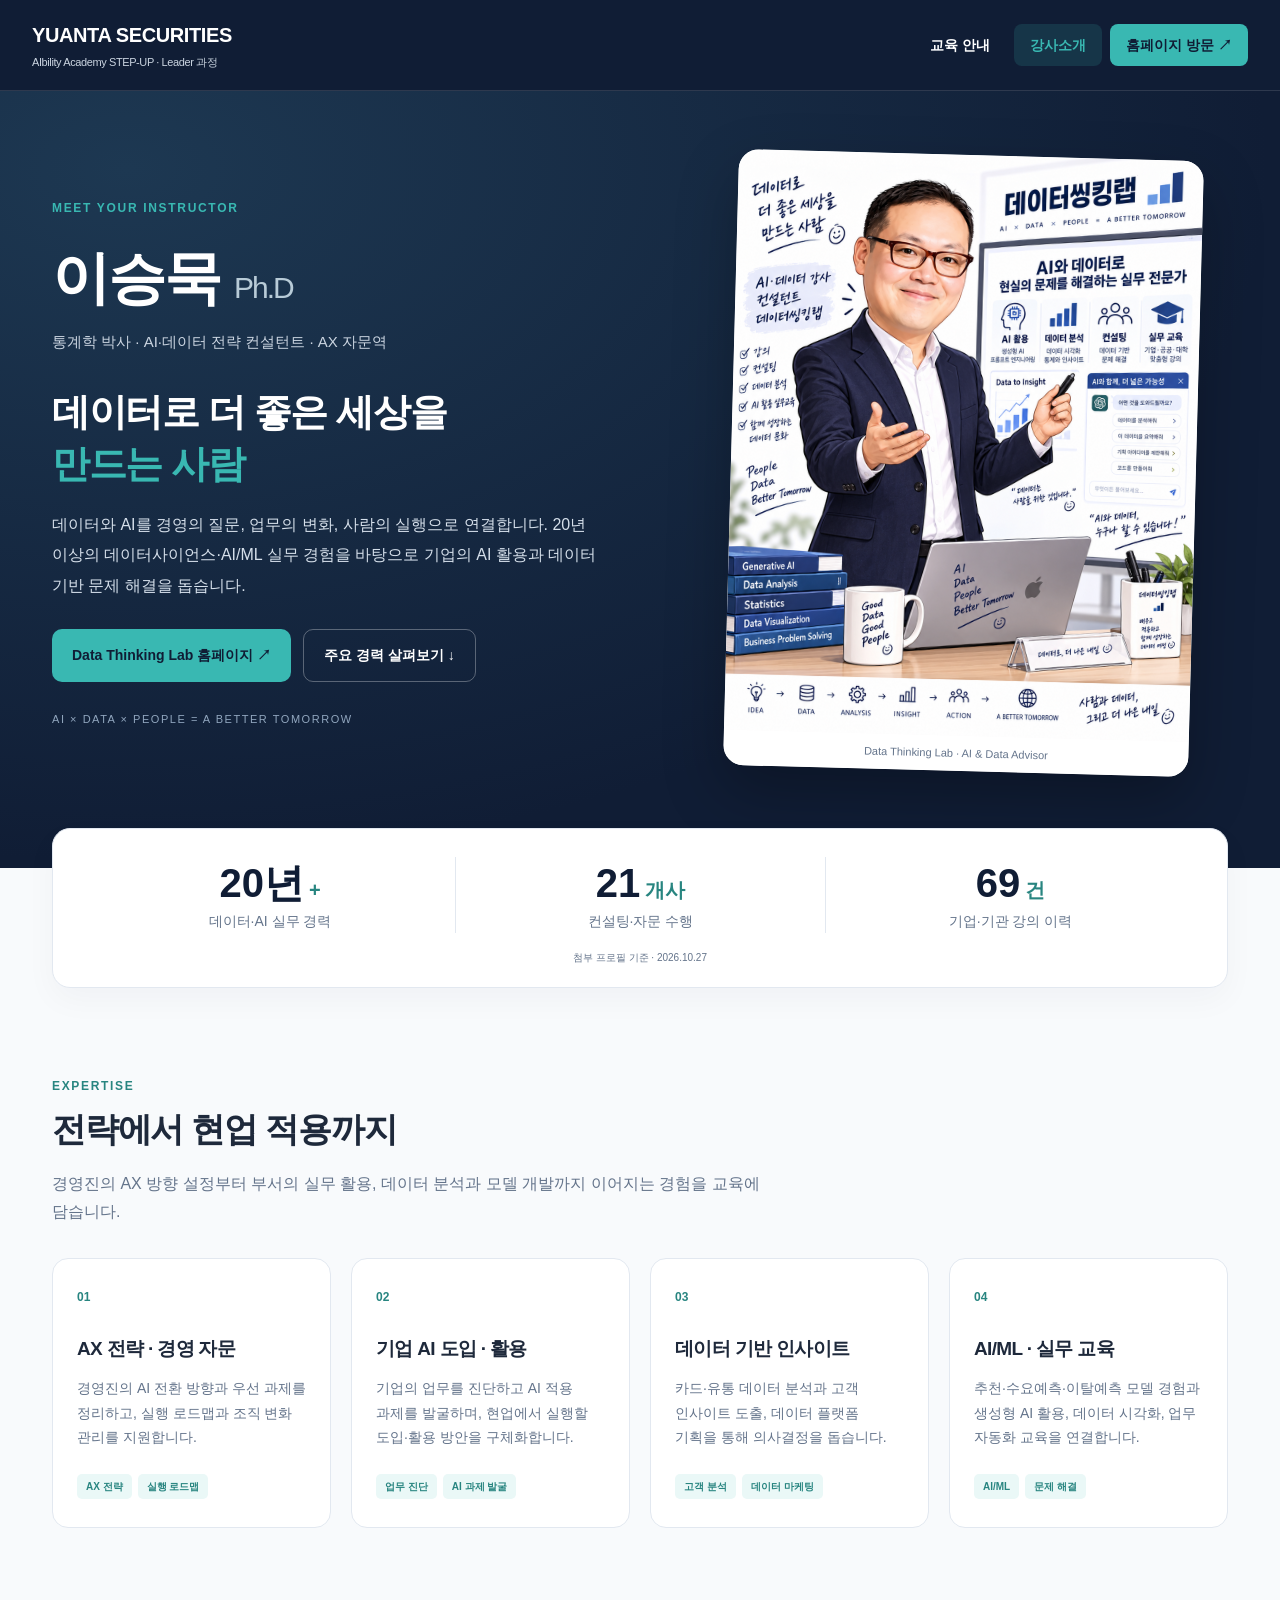
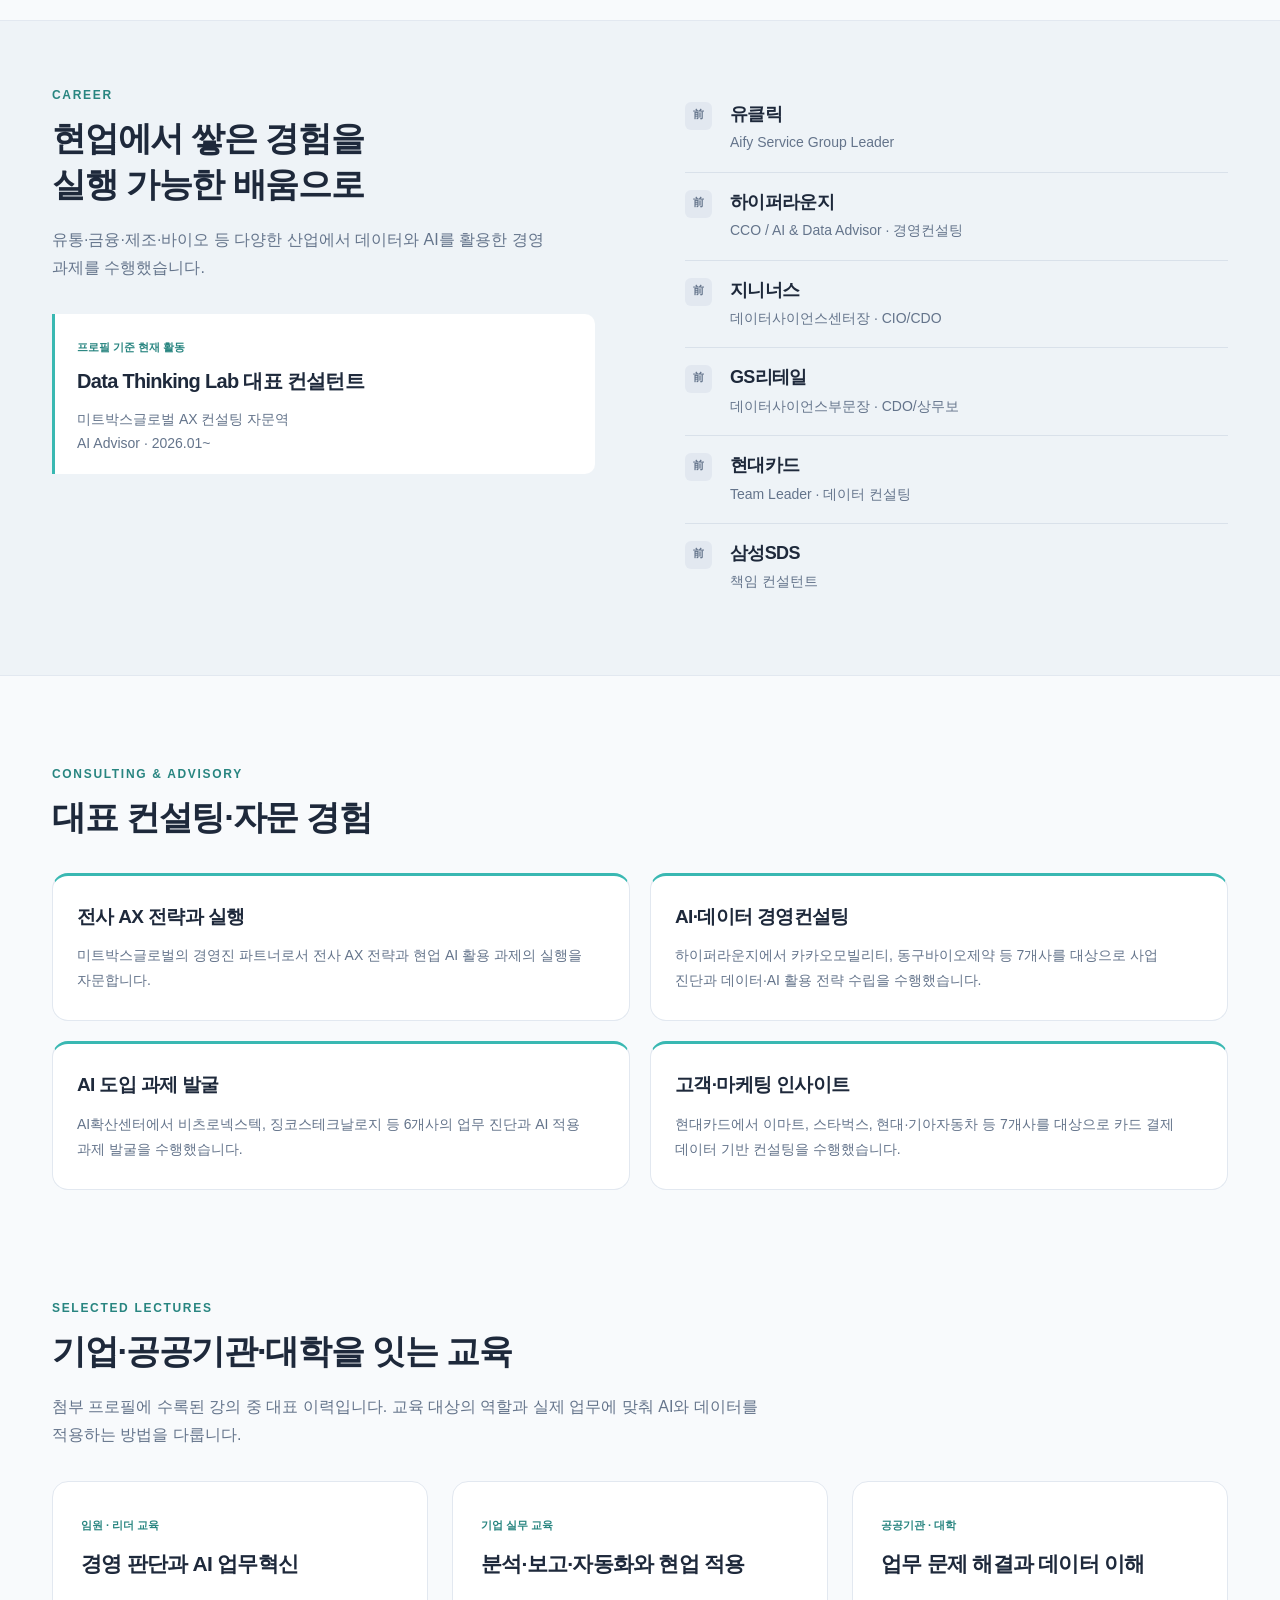
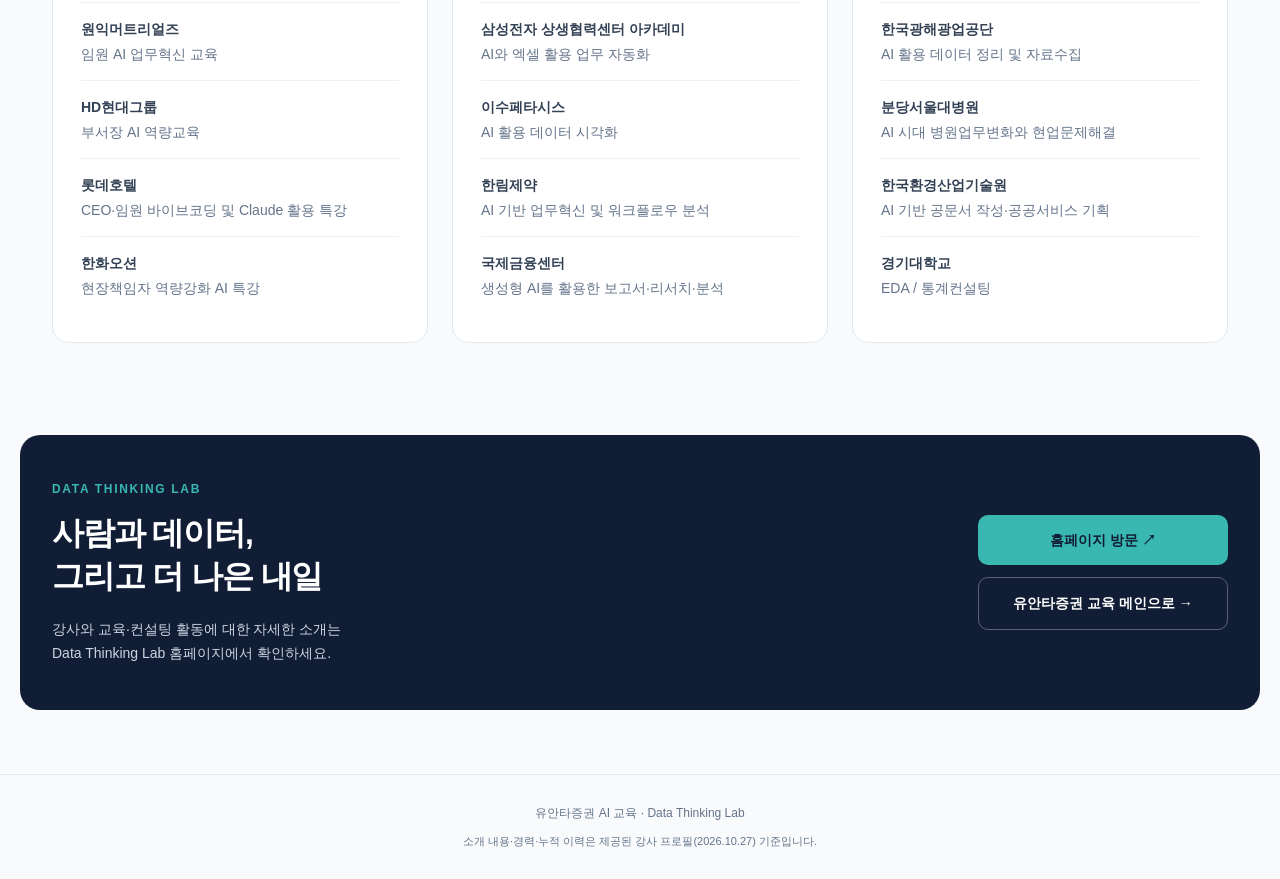
<file: instructor.html>
<!doctype html>
<html lang="ko">
<head>
  <meta charset="utf-8">
  <meta name="viewport" content="width=device-width,initial-scale=1">
  <meta name="description" content="유안타증권 AI 교육 강사 이승묵 박사 소개. Data Thinking Lab 대표 컨설턴트의 경력, 전문 분야 및 대표 강의 이력을 확인하세요.">
  <title>강사소개 · 이승묵 Ph.D | AIbility Academy STEP-UP · Leader</title>
  <link rel="stylesheet" href="instructor.css?v=20261030-1">
</head>
<body>
  <a class="skip" href="#profile">본문 바로가기</a>
  <header class="site-header">
    <div class="header-inner">
      <a class="brand" href="index.html">YUANTA SECURITIES <small>AIbility Academy STEP-UP · Leader 과정</small></a>
      <nav aria-label="주 메뉴">
        <a href="index.html">교육 안내</a>
        <a href="instructor.html" aria-current="page">강사소개</a>
        <a class="website" href="https://www.datathinkinglab.com" target="_blank" rel="noopener noreferrer">홈페이지 방문 <span aria-hidden="true">↗</span><span class="sr-only"> (새 창)</span></a>
      </nav>
    </div>
  </header>
  <main id="profile">
    <section class="hero">
      <div class="hero-inner">
        <div class="hero-copy">
          <div class="eyebrow">MEET YOUR INSTRUCTOR</div>
          <h1>이승묵 <span>Ph.D</span></h1>
          <p class="role">통계학 박사 · AI·데이터 전략 컨설턴트 · AX 자문역</p>
          <h2>데이터로 더 좋은 세상을<br><em>만드는 사람</em></h2>
          <p class="intro">데이터와 AI를 경영의 질문, 업무의 변화, 사람의 실행으로 연결합니다. 20년 이상의 데이터사이언스·AI/ML 실무 경험을 바탕으로 기업의 AI 활용과 데이터 기반 문제 해결을 돕습니다.</p>
          <div class="hero-actions">
            <a class="button primary" href="https://www.datathinkinglab.com" target="_blank" rel="noopener noreferrer">Data Thinking Lab 홈페이지 ↗<span class="sr-only"> (새 창)</span></a>
            <a class="button ghost" href="#career">주요 경력 살펴보기 ↓</a>
          </div>
          <p class="signature">AI × DATA × PEOPLE = A BETTER TOMORROW</p>
        </div>
        <figure class="portrait">
          <img src="assets/instructor-lee.png" width="1122" height="1402" alt="AI 활용, 데이터 분석, 컨설팅, 실무 교육을 소개하는 이승묵 박사 캐리커처">
          <figcaption>Data Thinking Lab · AI &amp; Data Advisor</figcaption>
        </figure>
      </div>
    </section>
    <section class="stats wrap" aria-label="주요 경력 요약">
      <div><strong>20년<span>+</span></strong><p>데이터·AI 실무 경력</p></div>
      <div><strong>21<span>개사</span></strong><p>컨설팅·자문 수행</p></div>
      <div><strong>69<span>건</span></strong><p>기업·기관 강의 이력</p></div>
      <p class="basis">첨부 프로필 기준 · 2026.10.27</p>
    </section>
    <section class="section wrap" id="expertise">
      <div class="section-label">EXPERTISE</div><h2>전략에서 현업 적용까지</h2>
      <p class="section-intro">경영진의 AX 방향 설정부터 부서의 실무 활용, 데이터 분석과 모델 개발까지 이어지는 경험을 교육에 담습니다.</p>
      <div class="cards expertise">
        <article><span class="number">01</span><h3>AX 전략 · 경영 자문</h3><p>경영진의 AI 전환 방향과 우선 과제를 정리하고, 실행 로드맵과 조직 변화 관리를 지원합니다.</p><div class="tags"><span>AX 전략</span><span>실행 로드맵</span></div></article>
        <article><span class="number">02</span><h3>기업 AI 도입 · 활용</h3><p>기업의 업무를 진단하고 AI 적용 과제를 발굴하며, 현업에서 실행할 도입·활용 방안을 구체화합니다.</p><div class="tags"><span>업무 진단</span><span>AI 과제 발굴</span></div></article>
        <article><span class="number">03</span><h3>데이터 기반 인사이트</h3><p>카드·유통 데이터 분석과 고객 인사이트 도출, 데이터 플랫폼 기획을 통해 의사결정을 돕습니다.</p><div class="tags"><span>고객 분석</span><span>데이터 마케팅</span></div></article>
        <article><span class="number">04</span><h3>AI/ML · 실무 교육</h3><p>추천·수요예측·이탈예측 모델 경험과 생성형 AI 활용, 데이터 시각화, 업무 자동화 교육을 연결합니다.</p><div class="tags"><span>AI/ML</span><span>문제 해결</span></div></article>
      </div>
    </section>
    <section class="career-band" id="career"><div class="section wrap career-grid">
      <div><div class="section-label">CAREER</div><h2>현업에서 쌓은 경험을<br>실행 가능한 배움으로</h2><p class="section-intro">유통·금융·제조·바이오 등 다양한 산업에서 데이터와 AI를 활용한 경영 과제를 수행했습니다.</p><div class="current"><span>프로필 기준 현재 활동</span><h3>Data Thinking Lab 대표 컨설턴트</h3><p>미트박스글로벌 AX 컨설팅 자문역<br>AI Advisor · 2026.01~</p></div></div>
      <div class="career-list">
        <article><span>前</span><div><h3>유클릭</h3><p>Aify Service Group Leader</p></div></article>
        <article><span>前</span><div><h3>하이퍼라운지</h3><p>CCO / AI &amp; Data Advisor · 경영컨설팅</p></div></article>
        <article><span>前</span><div><h3>지니너스</h3><p>데이터사이언스센터장 · CIO/CDO</p></div></article>
        <article><span>前</span><div><h3>GS리테일</h3><p>데이터사이언스부문장 · CDO/상무보</p></div></article>
        <article><span>前</span><div><h3>현대카드</h3><p>Team Leader · 데이터 컨설팅</p></div></article>
        <article><span>前</span><div><h3>삼성SDS</h3><p>책임 컨설턴트</p></div></article>
      </div>
    </div></section>
    <section class="section wrap">
      <div class="section-label">CONSULTING &amp; ADVISORY</div><h2>대표 컨설팅·자문 경험</h2>
      <div class="cards consulting">
        <article><h3>전사 AX 전략과 실행</h3><p>미트박스글로벌의 경영진 파트너로서 전사 AX 전략과 현업 AI 활용 과제의 실행을 자문합니다.</p></article>
        <article><h3>AI·데이터 경영컨설팅</h3><p>하이퍼라운지에서 카카오모빌리티, 동구바이오제약 등 7개사를 대상으로 사업 진단과 데이터·AI 활용 전략 수립을 수행했습니다.</p></article>
        <article><h3>AI 도입 과제 발굴</h3><p>AI확산센터에서 비츠로넥스텍, 징코스테크날로지 등 6개사의 업무 진단과 AI 적용 과제 발굴을 수행했습니다.</p></article>
        <article><h3>고객·마케팅 인사이트</h3><p>현대카드에서 이마트, 스타벅스, 현대·기아자동차 등 7개사를 대상으로 카드 결제 데이터 기반 컨설팅을 수행했습니다.</p></article>
      </div>
    </section>
    <section class="section wrap lectures">
      <div class="section-label">SELECTED LECTURES</div><h2>기업·공공기관·대학을 잇는 교육</h2>
      <p class="section-intro">첨부 프로필에 수록된 강의 중 대표 이력입니다. 교육 대상의 역할과 실제 업무에 맞춰 AI와 데이터를 적용하는 방법을 다룹니다.</p>
      <div class="lecture-grid">
        <article><span>임원 · 리더 교육</span><h3>경영 판단과 AI 업무혁신</h3><ul><li><b>원익머트리얼즈</b> 임원 AI 업무혁신 교육</li><li><b>HD현대그룹</b> 부서장 AI 역량교육</li><li><b>롯데호텔</b> CEO·임원 바이브코딩 및 Claude 활용 특강</li><li><b>한화오션</b> 현장책임자 역량강화 AI 특강</li></ul></article>
        <article><span>기업 실무 교육</span><h3>분석·보고·자동화와 현업 적용</h3><ul><li><b>삼성전자 상생협력센터 아카데미</b> AI와 엑셀 활용 업무 자동화</li><li><b>이수페타시스</b> AI 활용 데이터 시각화</li><li><b>한림제약</b> AI 기반 업무혁신 및 워크플로우 분석</li><li><b>국제금융센터</b> 생성형 AI를 활용한 보고서·리서치·분석</li></ul></article>
        <article><span>공공기관 · 대학</span><h3>업무 문제 해결과 데이터 이해</h3><ul><li><b>한국광해광업공단</b> AI 활용 데이터 정리 및 자료수집</li><li><b>분당서울대병원</b> AI 시대 병원업무변화와 현업문제해결</li><li><b>한국환경산업기술원</b> AI 기반 공문서 작성·공공서비스 기획</li><li><b>경기대학교</b> EDA / 통계컨설팅</li></ul></article>
      </div>
    </section>
    <section class="wrap closing"><div><div class="section-label">DATA THINKING LAB</div><h2>사람과 데이터,<br>그리고 더 나은 내일</h2><p>강사와 교육·컨설팅 활동에 대한 자세한 소개는<br>Data Thinking Lab 홈페이지에서 확인하세요.</p></div><div class="closing-actions"><a class="button primary" href="https://www.datathinkinglab.com" target="_blank" rel="noopener noreferrer">홈페이지 방문 ↗<span class="sr-only"> (새 창)</span></a><a class="button ghost" href="index.html">유안타증권 교육 메인으로 →</a></div></section>
  </main>
  <footer class="site-footer">유안타증권 AI 교육 · Data Thinking Lab<p>소개 내용·경력·누적 이력은 제공된 강사 프로필(2026.10.27) 기준입니다.</p></footer>
</body>
</html>
</file>
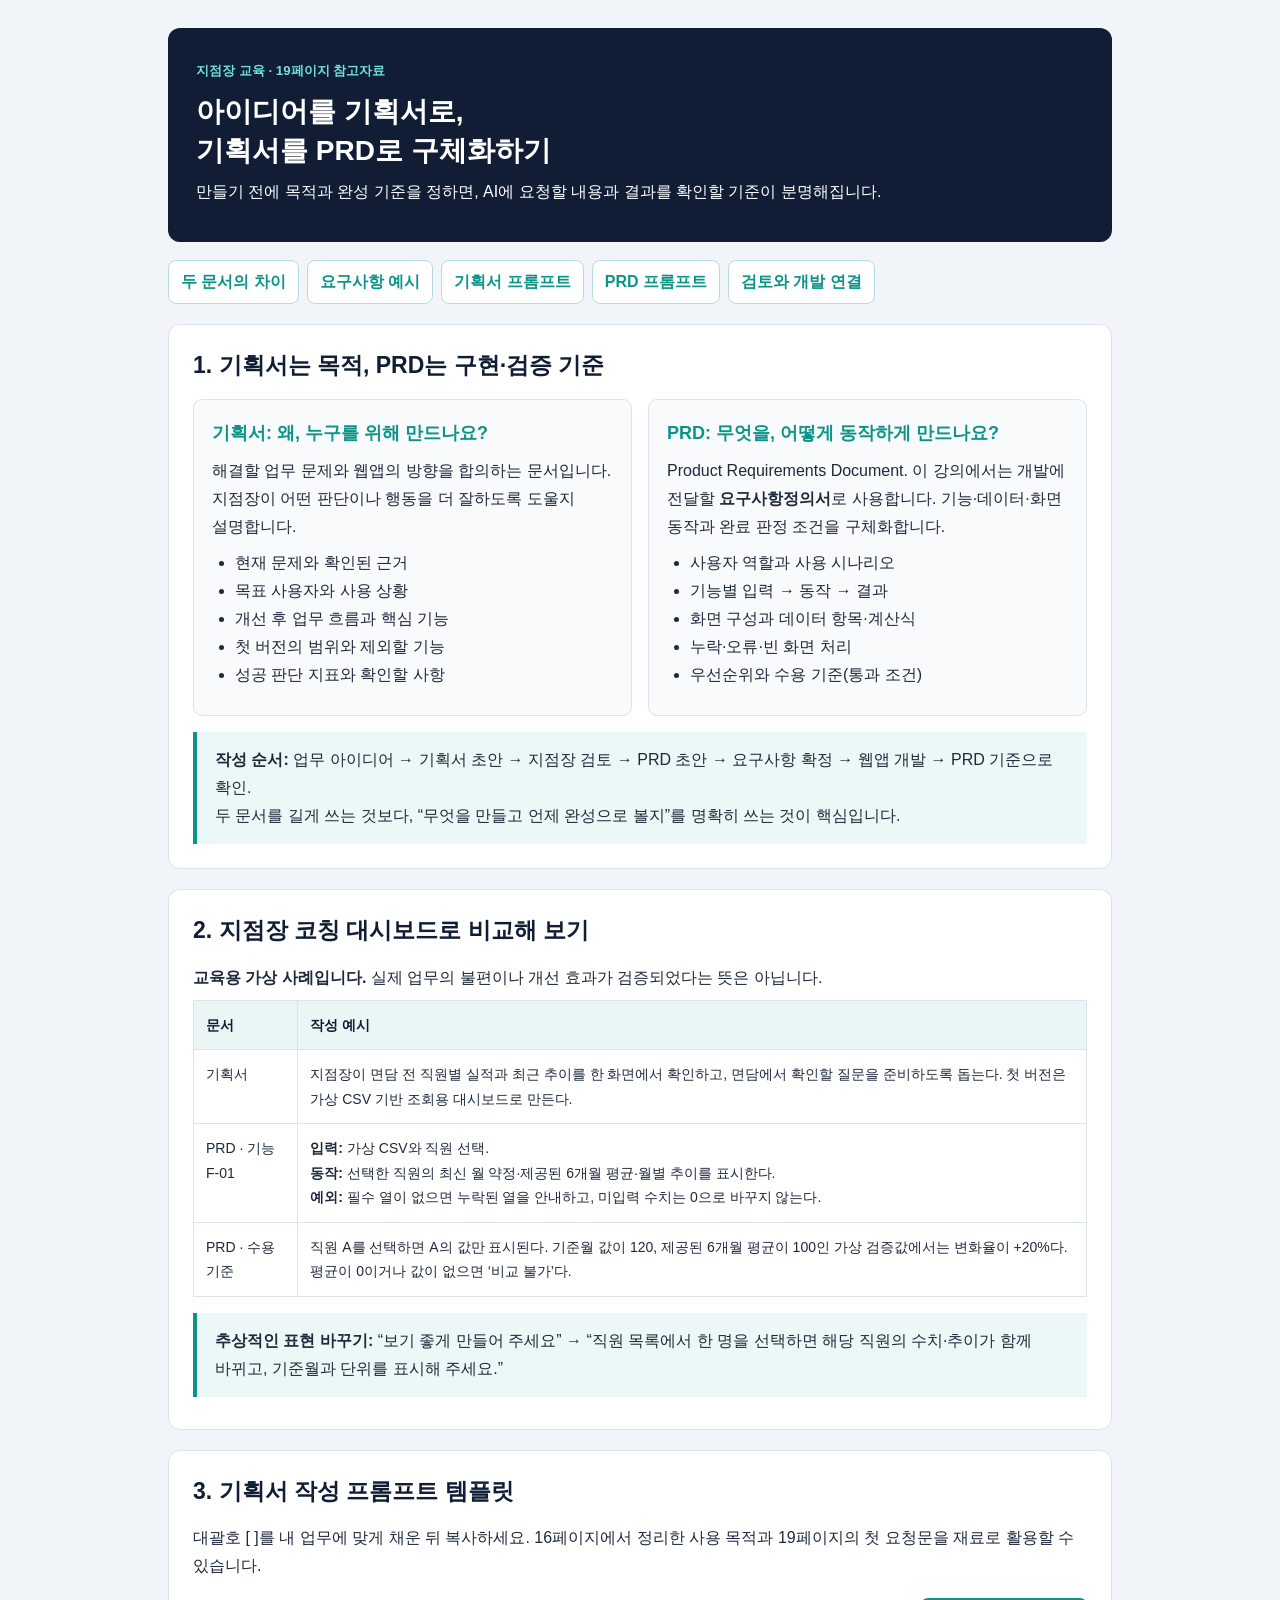
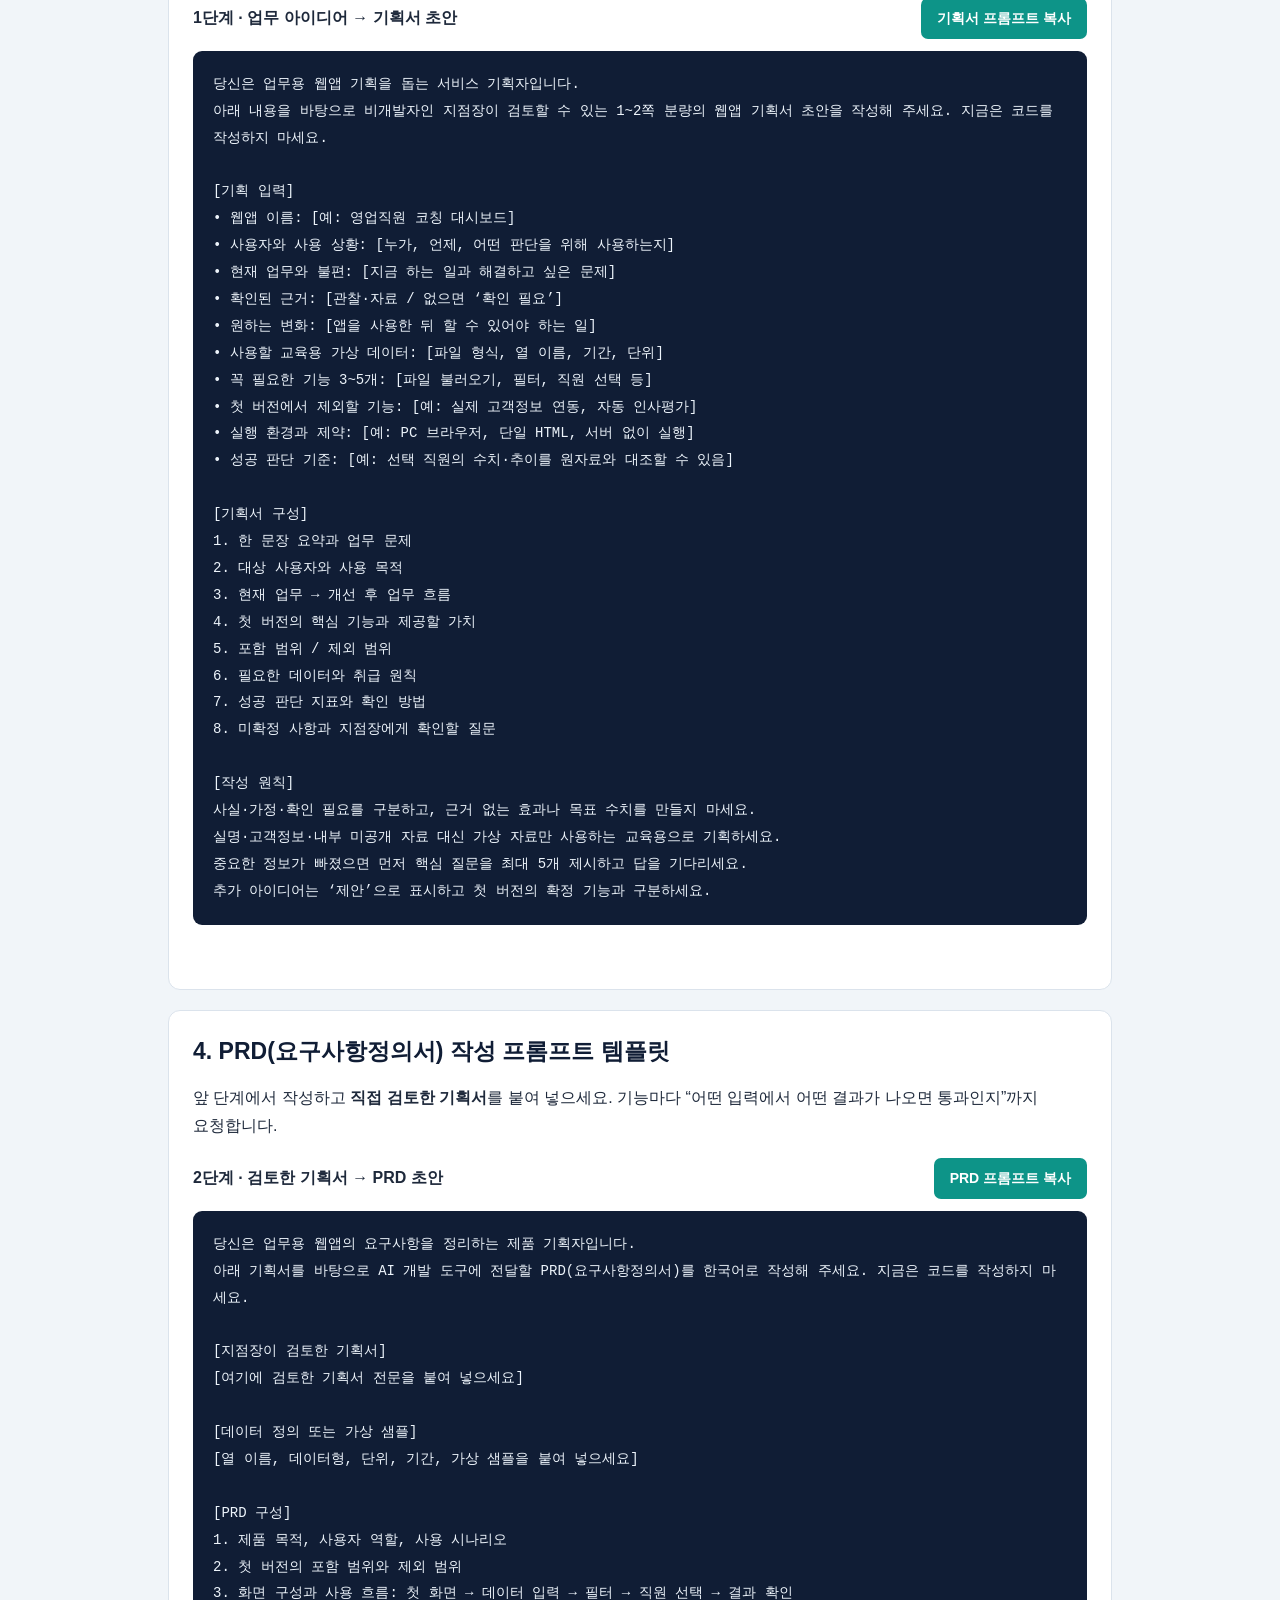
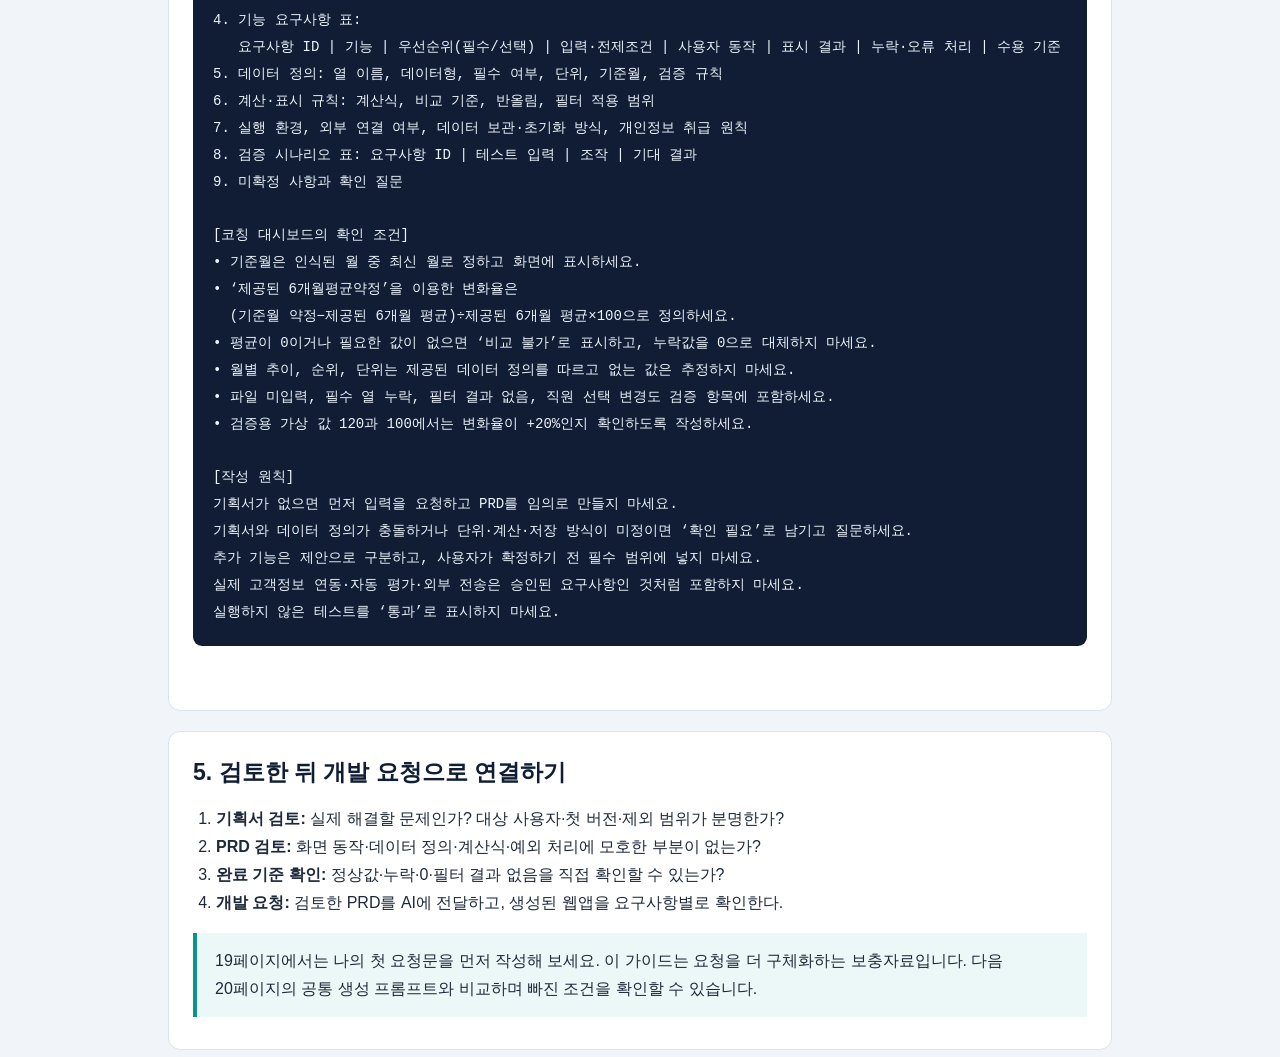
<file: planning-prd-guide.html>
<!DOCTYPE html>
<html lang="ko">
<head>
<meta charset="UTF-8">
<meta name="viewport" content="width=device-width, initial-scale=1">
<title>웹앱 기획서·PRD 작성 가이드 | 유안타증권 지점장 교육</title>
<style>
  :root { color-scheme:light; --navy:#101D35; --teal:#0D9488; }
  * { box-sizing:border-box; }
  body { margin:0; background:#f1f5f9; color:#1e293b; font:16px/1.75 'Noto Sans KR','Malgun Gothic',sans-serif; word-break:keep-all; overflow-wrap:anywhere; }
  main { max-width:1000px; margin:auto; padding:28px; }
  header { background:var(--navy); color:white; padding:28px; border-radius:12px; }
  header small { color:#70ded8; font-weight:700; }
  h1 { font-size:28px; line-height:1.4; margin:8px 0; }
  h2 { font-size:23px; line-height:1.45; margin:0 0 16px; color:var(--navy); }
  h3 { font-size:18px; margin:0 0 8px; color:var(--teal); }
  p { margin:8px 0; }
  section { margin-top:20px; background:white; padding:24px; border:1px solid #dbe3ec; border-radius:12px; }
  nav { display:flex; flex-wrap:wrap; gap:8px; margin:18px 0; }
  nav a { color:var(--teal); background:white; border:1px solid #b6dcd9; border-radius:8px; padding:7px 12px; text-decoration:none; font-weight:700; }
  .grid { display:grid; grid-template-columns:1fr 1fr; gap:16px; }
  .card { padding:18px; background:#f8fafc; border:1px solid #dbe3ec; border-radius:9px; }
  .note { padding:14px 18px; background:#ecf8f7; border-left:4px solid var(--teal); margin-top:16px; }
  ol,ul { padding-left:23px; margin:8px 0; }
  .table-wrap { overflow-x:auto; }
  table { border-collapse:collapse; width:100%; font-size:14px; }
  th,td { text-align:left; padding:12px; vertical-align:top; border:1px solid #dbe3ec; }
  th { background:#eaf6f5; color:var(--navy); }
  .copy-head { display:flex; align-items:center; justify-content:space-between; gap:12px; margin-top:18px; }
  button { border:0; border-radius:7px; background:var(--teal); color:white; font-family:inherit; font-size:14px; font-weight:700; line-height:1.5; padding:10px 16px; cursor:pointer; flex-shrink:0; }
  button:hover { background:#0f766e; }
  :focus-visible { outline:3px solid #f59e0b; outline-offset:3px; }
  pre { white-space:pre-wrap; word-break:normal; overflow-wrap:anywhere; background:var(--navy); color:#edf4fb; padding:20px; border-radius:9px; font:14px/1.85 'Malgun Gothic',sans-serif; margin:12px 0 0; }
  .copy-status { min-height:24px; color:var(--teal); font-size:14px; }
  footer { text-align:center; font-size:13px; color:#64748b; padding:24px 0 0; }
  @media(max-width:600px) { main { padding:12px; } header,section { padding:18px; } h1 { font-size:24px; } h2 { font-size:21px; } .grid { grid-template-columns:1fr; } .copy-head { align-items:flex-start; flex-direction:column; } }
  @media print { body { background:white; } main { max-width:none; padding:0; } nav,button,.copy-status { display:none; } section { break-inside:auto; } pre { background:#f8fafc; color:#101D35; } }
</style>
</head>
<body>
<main>
  <header>
    <small>지점장 교육 · 19페이지 참고자료</small>
    <h1>아이디어를 기획서로,<br>기획서를 PRD로 구체화하기</h1>
    <p>만들기 전에 목적과 완성 기준을 정하면, AI에 요청할 내용과 결과를 확인할 기준이 분명해집니다.</p>
  </header>
  <nav aria-label="가이드 목차"><a href="#difference">두 문서의 차이</a><a href="#example">요구사항 예시</a><a href="#plan">기획서 프롬프트</a><a href="#prd">PRD 프롬프트</a><a href="#review">검토와 개발 연결</a></nav>

  <section id="difference">
    <h2>1. 기획서는 목적, PRD는 구현·검증 기준</h2>
    <div class="grid">
      <div class="card"><h3>기획서: 왜, 누구를 위해 만드나요?</h3><p>해결할 업무 문제와 웹앱의 방향을 합의하는 문서입니다. 지점장이 어떤 판단이나 행동을 더 잘하도록 도울지 설명합니다.</p><ul><li>현재 문제와 확인된 근거</li><li>목표 사용자와 사용 상황</li><li>개선 후 업무 흐름과 핵심 기능</li><li>첫 버전의 범위와 제외할 기능</li><li>성공 판단 지표와 확인할 사항</li></ul></div>
      <div class="card"><h3>PRD: 무엇을, 어떻게 동작하게 만드나요?</h3><p>Product Requirements Document. 이 강의에서는 개발에 전달할 <b>요구사항정의서</b>로 사용합니다. 기능·데이터·화면 동작과 완료 판정 조건을 구체화합니다.</p><ul><li>사용자 역할과 사용 시나리오</li><li>기능별 입력 → 동작 → 결과</li><li>화면 구성과 데이터 항목·계산식</li><li>누락·오류·빈 화면 처리</li><li>우선순위와 수용 기준(통과 조건)</li></ul></div>
    </div>
    <div class="note"><b>작성 순서:</b> 업무 아이디어 → 기획서 초안 → 지점장 검토 → PRD 초안 → 요구사항 확정 → 웹앱 개발 → PRD 기준으로 확인.<br>두 문서를 길게 쓰는 것보다, “무엇을 만들고 언제 완성으로 볼지”를 명확히 쓰는 것이 핵심입니다.</div>
  </section>

  <section id="example">
    <h2>2. 지점장 코칭 대시보드로 비교해 보기</h2>
    <p><b>교육용 가상 사례입니다.</b> 실제 업무의 불편이나 개선 효과가 검증되었다는 뜻은 아닙니다.</p>
    <div class="table-wrap"><table><thead><tr><th>문서</th><th>작성 예시</th></tr></thead><tbody>
      <tr><td>기획서</td><td>지점장이 면담 전 직원별 실적과 최근 추이를 한 화면에서 확인하고, 면담에서 확인할 질문을 준비하도록 돕는다. 첫 버전은 가상 CSV 기반 조회용 대시보드로 만든다.</td></tr>
      <tr><td>PRD · 기능 F-01</td><td><b>입력:</b> 가상 CSV와 직원 선택.<br><b>동작:</b> 선택한 직원의 최신 월 약정·제공된 6개월 평균·월별 추이를 표시한다.<br><b>예외:</b> 필수 열이 없으면 누락된 열을 안내하고, 미입력 수치는 0으로 바꾸지 않는다.</td></tr>
      <tr><td>PRD · 수용 기준</td><td>직원 A를 선택하면 A의 값만 표시된다. 기준월 값이 120, 제공된 6개월 평균이 100인 가상 검증값에서는 변화율이 +20%다. 평균이 0이거나 값이 없으면 ‘비교 불가’다.</td></tr>
    </tbody></table></div>
    <p class="note"><b>추상적인 표현 바꾸기:</b> “보기 좋게 만들어 주세요” → “직원 목록에서 한 명을 선택하면 해당 직원의 수치·추이가 함께 바뀌고, 기준월과 단위를 표시해 주세요.”</p>
  </section>

  <section id="plan">
    <h2>3. 기획서 작성 프롬프트 템플릿</h2>
    <p>대괄호 [ ]를 내 업무에 맞게 채운 뒤 복사하세요. 16페이지에서 정리한 사용 목적과 19페이지의 첫 요청문을 재료로 활용할 수 있습니다.</p>
    <div class="copy-head"><strong>1단계 · 업무 아이디어 → 기획서 초안</strong><button type="button" class="copy-button">기획서 프롬프트 복사</button></div>
    <pre tabindex="0"><code>당신은 업무용 웹앱 기획을 돕는 서비스 기획자입니다.
아래 내용을 바탕으로 비개발자인 지점장이 검토할 수 있는 1~2쪽 분량의 웹앱 기획서 초안을 작성해 주세요. 지금은 코드를 작성하지 마세요.

[기획 입력]
• 웹앱 이름: [예: 영업직원 코칭 대시보드]
• 사용자와 사용 상황: [누가, 언제, 어떤 판단을 위해 사용하는지]
• 현재 업무와 불편: [지금 하는 일과 해결하고 싶은 문제]
• 확인된 근거: [관찰·자료 / 없으면 ‘확인 필요’]
• 원하는 변화: [앱을 사용한 뒤 할 수 있어야 하는 일]
• 사용할 교육용 가상 데이터: [파일 형식, 열 이름, 기간, 단위]
• 꼭 필요한 기능 3~5개: [파일 불러오기, 필터, 직원 선택 등]
• 첫 버전에서 제외할 기능: [예: 실제 고객정보 연동, 자동 인사평가]
• 실행 환경과 제약: [예: PC 브라우저, 단일 HTML, 서버 없이 실행]
• 성공 판단 기준: [예: 선택 직원의 수치·추이를 원자료와 대조할 수 있음]

[기획서 구성]
1. 한 문장 요약과 업무 문제
2. 대상 사용자와 사용 목적
3. 현재 업무 → 개선 후 업무 흐름
4. 첫 버전의 핵심 기능과 제공할 가치
5. 포함 범위 / 제외 범위
6. 필요한 데이터와 취급 원칙
7. 성공 판단 지표와 확인 방법
8. 미확정 사항과 지점장에게 확인할 질문

[작성 원칙]
사실·가정·확인 필요를 구분하고, 근거 없는 효과나 목표 수치를 만들지 마세요.
실명·고객정보·내부 미공개 자료 대신 가상 자료만 사용하는 교육용으로 기획하세요.
중요한 정보가 빠졌으면 먼저 핵심 질문을 최대 5개 제시하고 답을 기다리세요.
추가 아이디어는 ‘제안’으로 표시하고 첫 버전의 확정 기능과 구분하세요.</code></pre>
    <p class="copy-status" role="status" aria-live="polite"></p>
  </section>

  <section id="prd">
    <h2>4. PRD(요구사항정의서) 작성 프롬프트 템플릿</h2>
    <p>앞 단계에서 작성하고 <b>직접 검토한 기획서</b>를 붙여 넣으세요. 기능마다 “어떤 입력에서 어떤 결과가 나오면 통과인지”까지 요청합니다.</p>
    <div class="copy-head"><strong>2단계 · 검토한 기획서 → PRD 초안</strong><button type="button" class="copy-button">PRD 프롬프트 복사</button></div>
    <pre tabindex="0"><code>당신은 업무용 웹앱의 요구사항을 정리하는 제품 기획자입니다.
아래 기획서를 바탕으로 AI 개발 도구에 전달할 PRD(요구사항정의서)를 한국어로 작성해 주세요. 지금은 코드를 작성하지 마세요.

[지점장이 검토한 기획서]
[여기에 검토한 기획서 전문을 붙여 넣으세요]

[데이터 정의 또는 가상 샘플]
[열 이름, 데이터형, 단위, 기간, 가상 샘플을 붙여 넣으세요]

[PRD 구성]
1. 제품 목적, 사용자 역할, 사용 시나리오
2. 첫 버전의 포함 범위와 제외 범위
3. 화면 구성과 사용 흐름: 첫 화면 → 데이터 입력 → 필터 → 직원 선택 → 결과 확인
4. 기능 요구사항 표:
   요구사항 ID | 기능 | 우선순위(필수/선택) | 입력·전제조건 | 사용자 동작 | 표시 결과 | 누락·오류 처리 | 수용 기준
5. 데이터 정의: 열 이름, 데이터형, 필수 여부, 단위, 기준월, 검증 규칙
6. 계산·표시 규칙: 계산식, 비교 기준, 반올림, 필터 적용 범위
7. 실행 환경, 외부 연결 여부, 데이터 보관·초기화 방식, 개인정보 취급 원칙
8. 검증 시나리오 표: 요구사항 ID | 테스트 입력 | 조작 | 기대 결과
9. 미확정 사항과 확인 질문

[코칭 대시보드의 확인 조건]
• 기준월은 인식된 월 중 최신 월로 정하고 화면에 표시하세요.
• ‘제공된 6개월평균약정’을 이용한 변화율은
  (기준월 약정−제공된 6개월 평균)÷제공된 6개월 평균×100으로 정의하세요.
• 평균이 0이거나 필요한 값이 없으면 ‘비교 불가’로 표시하고, 누락값을 0으로 대체하지 마세요.
• 월별 추이, 순위, 단위는 제공된 데이터 정의를 따르고 없는 값은 추정하지 마세요.
• 파일 미입력, 필수 열 누락, 필터 결과 없음, 직원 선택 변경도 검증 항목에 포함하세요.
• 검증용 가상 값 120과 100에서는 변화율이 +20%인지 확인하도록 작성하세요.

[작성 원칙]
기획서가 없으면 먼저 입력을 요청하고 PRD를 임의로 만들지 마세요.
기획서와 데이터 정의가 충돌하거나 단위·계산·저장 방식이 미정이면 ‘확인 필요’로 남기고 질문하세요.
추가 기능은 제안으로 구분하고, 사용자가 확정하기 전 필수 범위에 넣지 마세요.
실제 고객정보 연동·자동 평가·외부 전송은 승인된 요구사항인 것처럼 포함하지 마세요.
실행하지 않은 테스트를 ‘통과’로 표시하지 마세요.</code></pre>
    <p class="copy-status" role="status" aria-live="polite"></p>
  </section>

  <section id="review">
    <h2>5. 검토한 뒤 개발 요청으로 연결하기</h2>
    <ol><li><b>기획서 검토:</b> 실제 해결할 문제인가? 대상 사용자·첫 버전·제외 범위가 분명한가?</li><li><b>PRD 검토:</b> 화면 동작·데이터 정의·계산식·예외 처리에 모호한 부분이 없는가?</li><li><b>완료 기준 확인:</b> 정상값·누락·0·필터 결과 없음을 직접 확인할 수 있는가?</li><li><b>개발 요청:</b> 검토한 PRD를 AI에 전달하고, 생성된 웹앱을 요구사항별로 확인한다.</li></ol>
    <p class="note">19페이지에서는 나의 첫 요청문을 먼저 작성해 보세요. 이 가이드는 요청을 더 구체화하는 보충자료입니다. 다음 20페이지의 공통 생성 프롬프트와 비교하며 빠진 조건을 확인할 수 있습니다.</p>
  </section>
  <footer>AIbility Academy STEP-UP · Leader · Data Thinking Lab</footer>
</main>
<script>
  document.querySelectorAll('.copy-button').forEach(button => button.addEventListener('click', async () => {
    const pre = button.parentElement.nextElementSibling;
    const status = pre.nextElementSibling;
    const text = pre.textContent;
    try {
      let copied = false;
      if (navigator.clipboard && window.isSecureContext) {
        try { await navigator.clipboard.writeText(text); copied = true; } catch (_) { /* 선택 복사 방식으로 재시도 */ }
      }
      if (!copied) {
        const area = document.createElement('textarea');
        area.value = text; area.style.cssText = 'position:fixed;left:-9999px;top:0';
        document.body.append(area); area.select();
        try { copied = document.execCommand('copy'); } finally { area.remove(); button.focus(); }
      }
      if (!copied) throw new Error('copy failed');
      status.textContent = '복사했습니다. 대괄호를 채운 뒤 AI 대화창에 붙여 넣으세요.';
    } catch (_) {
      const selection = window.getSelection(); const range = document.createRange();
      range.selectNodeContents(pre); selection.removeAllRanges(); selection.addRange(range);
      status.textContent = '자동 복사가 제한되어 있습니다. 선택된 텍스트를 Ctrl+C로 복사하세요.';
    }
  }));
  window.addEventListener('keydown', event => {
    if (event.key === 'Escape' && window.parent !== window) {
      event.preventDefault(); window.parent.postMessage('close-planning-guide', location.origin === 'null' ? '*' : location.origin);
    }
  });
</script>
</body>
</html>
</file>
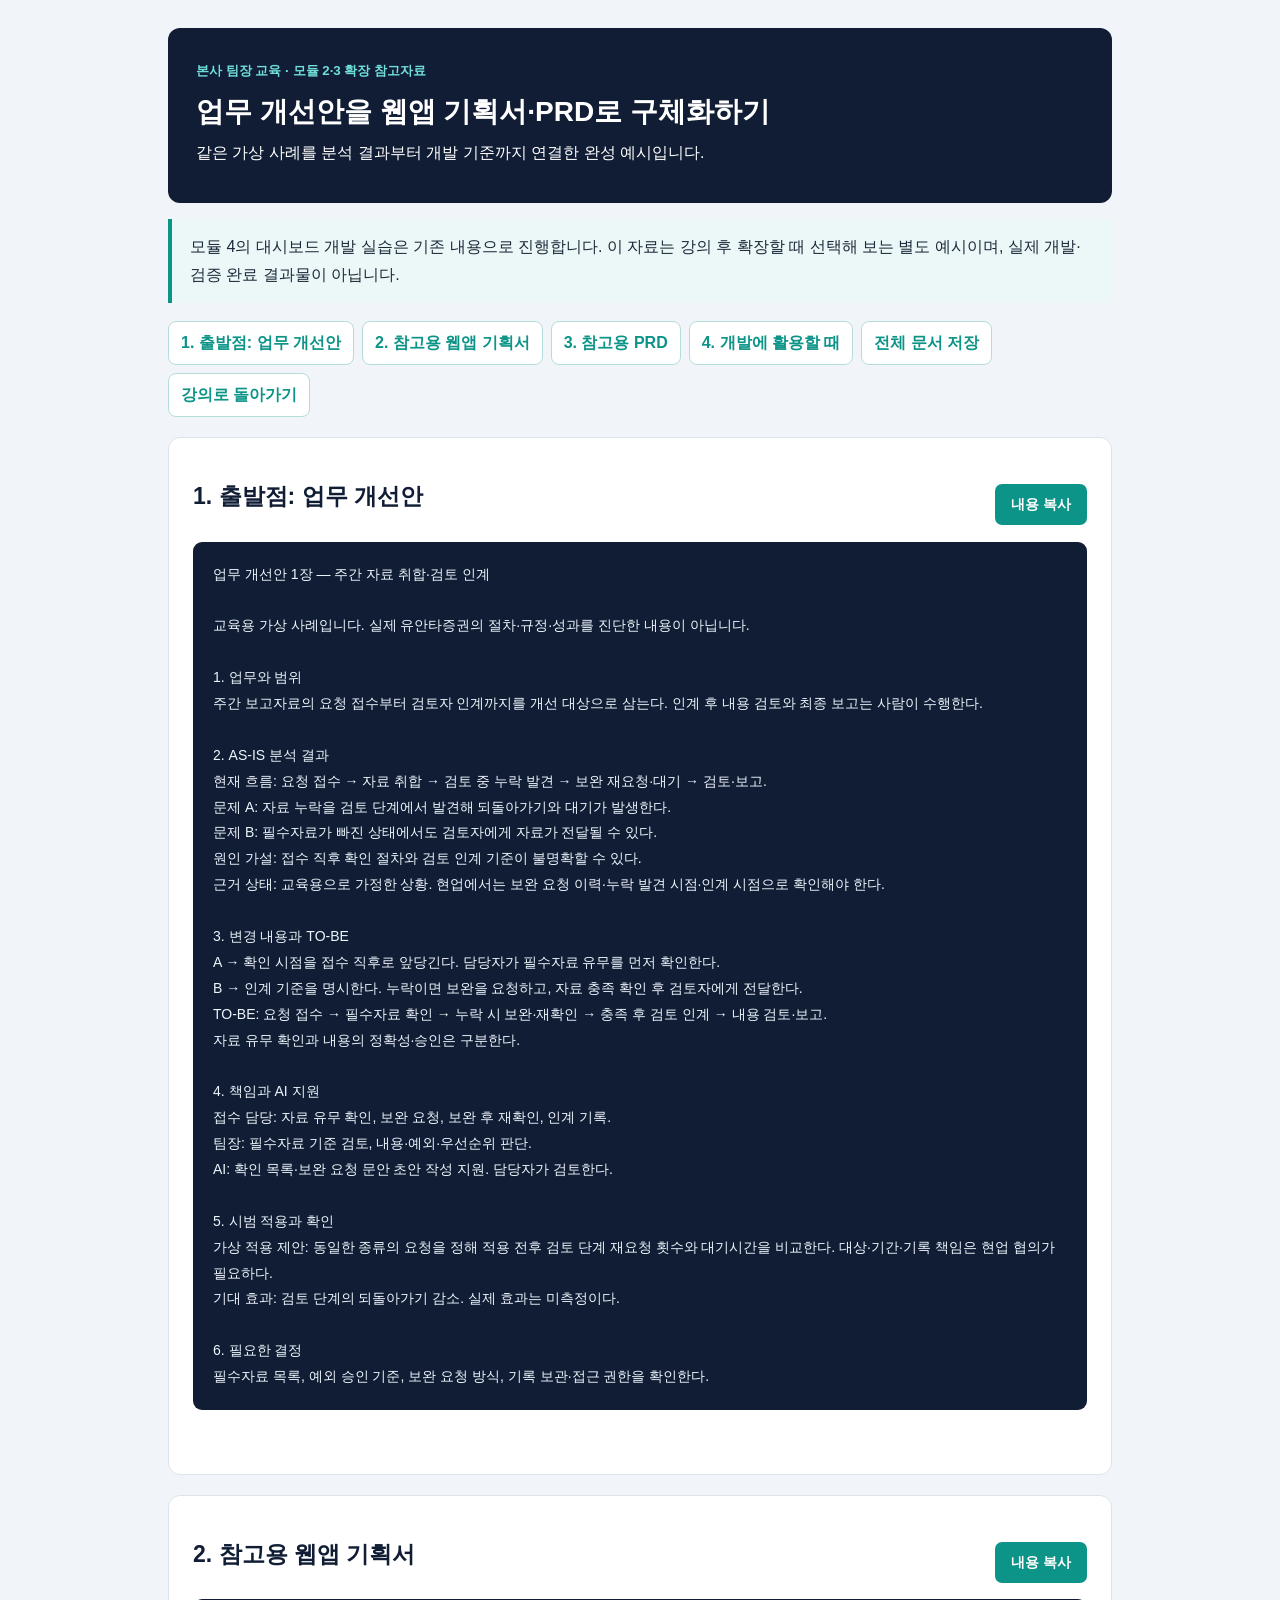
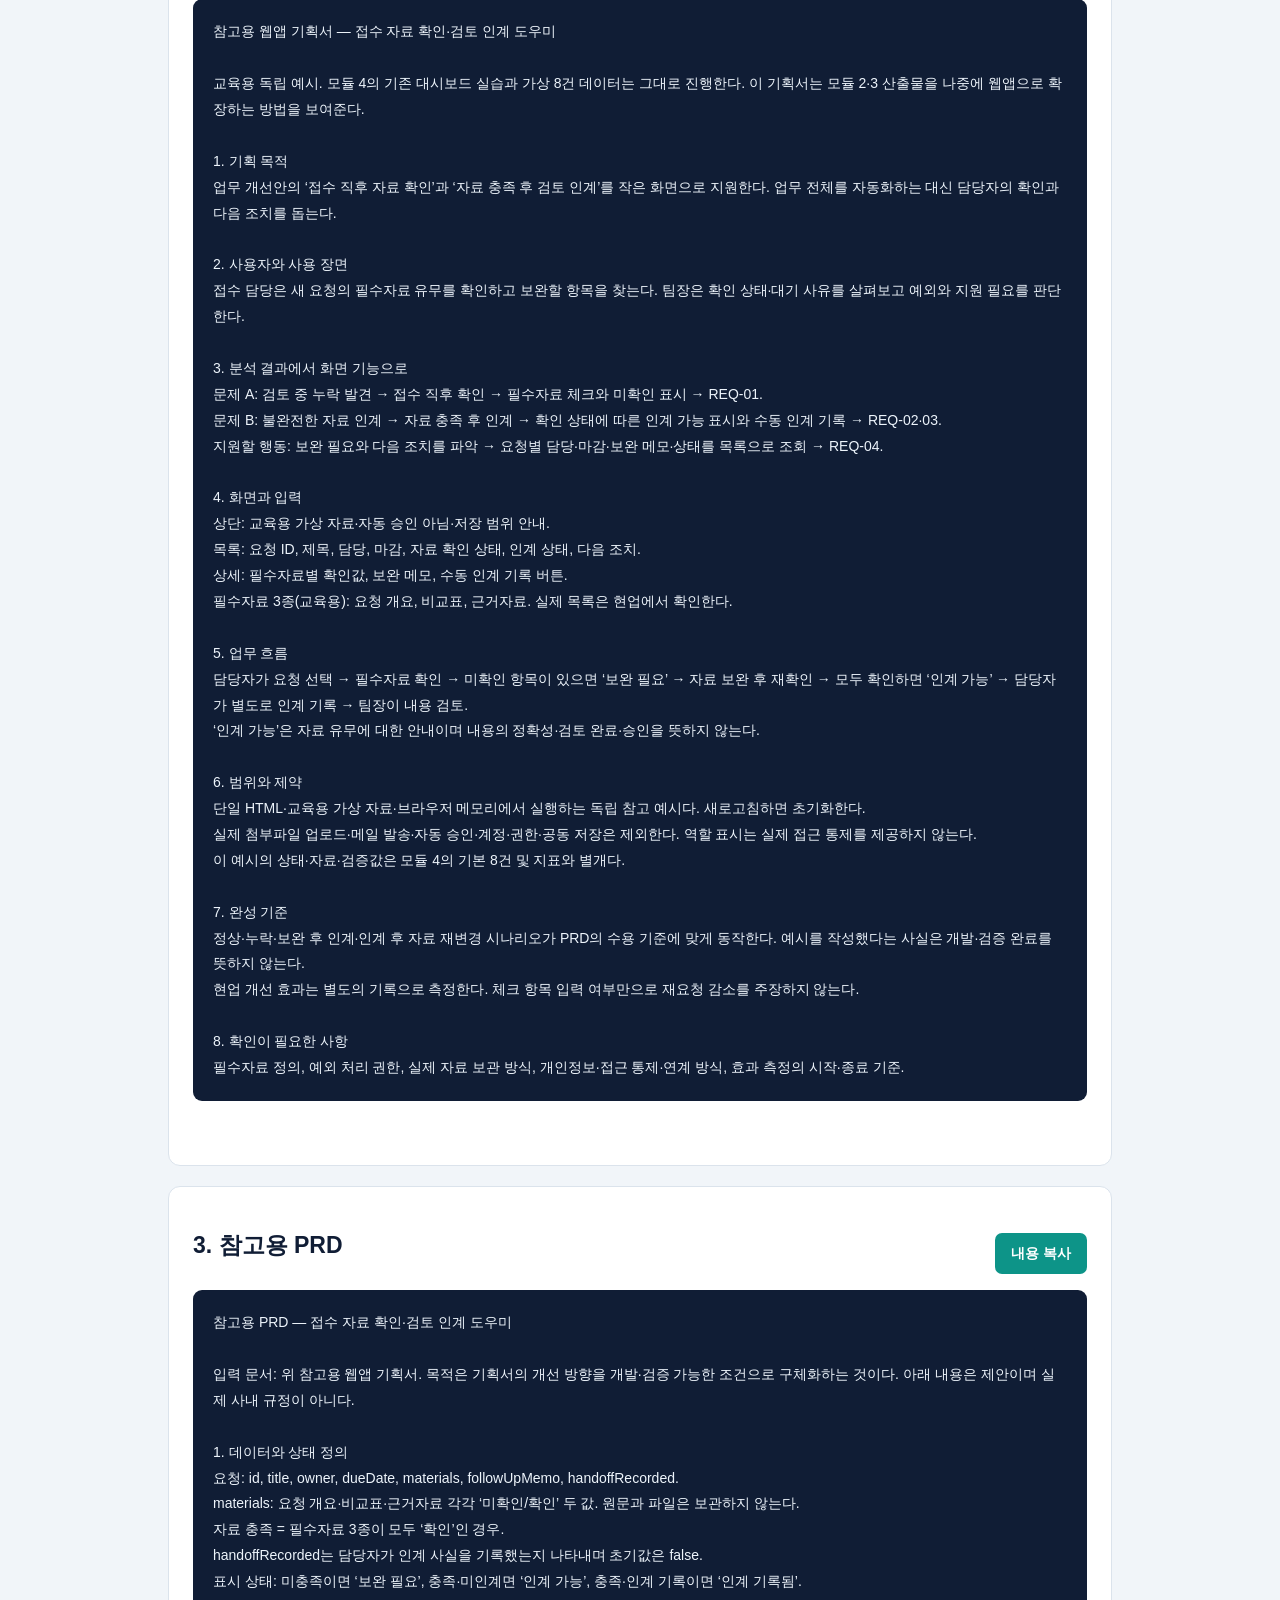
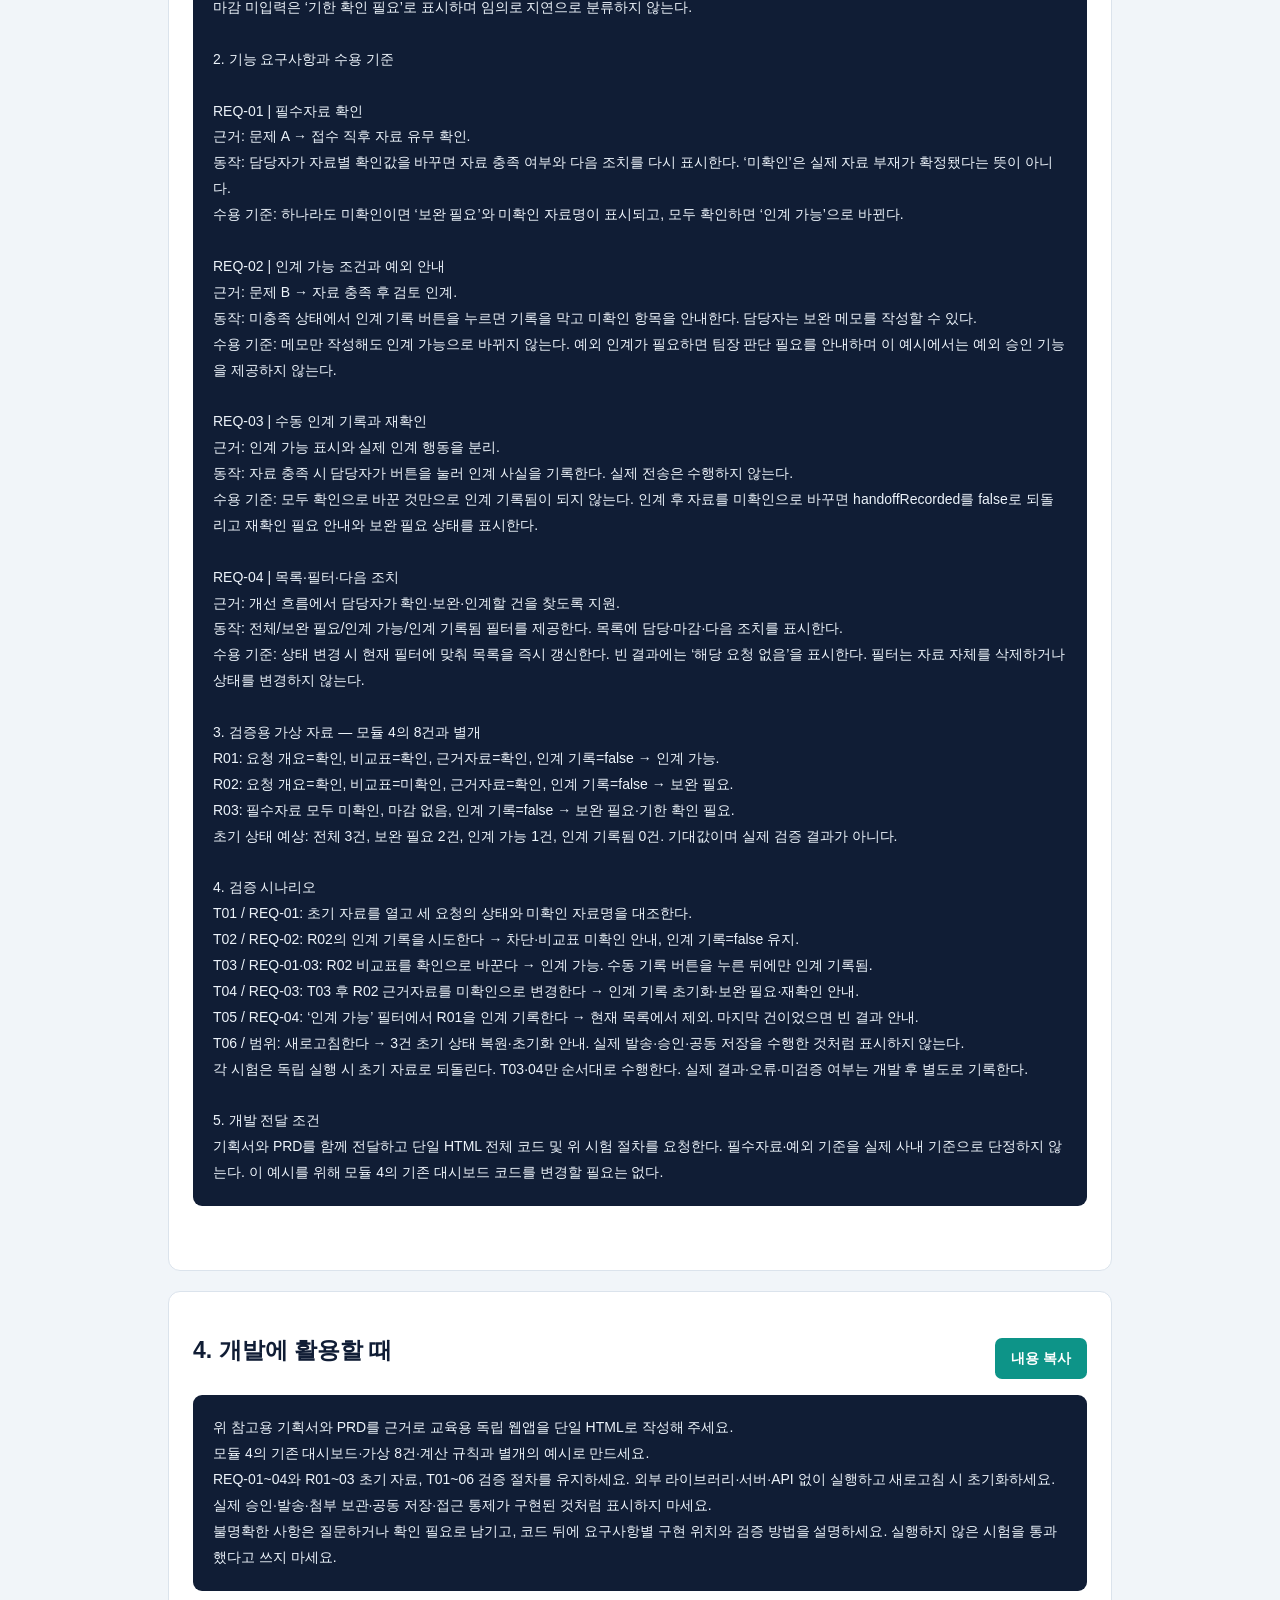
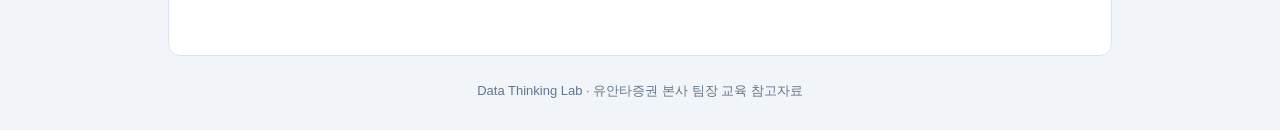
<file: team-improvement-reference.html>
<!DOCTYPE html><html lang="ko"><head><meta charset="utf-8"><meta name="viewport" content="width=device-width, initial-scale=1"><title>업무 개선안에서 웹앱 기획·PRD로 | 본사 팀장 참고자료</title><style>
  :root { color-scheme:light; --navy:#101D35; --teal:#0D9488; }
  * { box-sizing:border-box; }
  body { margin:0; background:#f1f5f9; color:#1e293b; font:16px/1.75 'Noto Sans KR','Malgun Gothic',sans-serif; word-break:keep-all; overflow-wrap:anywhere; }
  main { max-width:1000px; margin:auto; padding:28px; }
  header { background:var(--navy); color:white; padding:28px; border-radius:12px; }
  header small { color:#70ded8; font-weight:700; }
  h1 { font-size:28px; line-height:1.4; margin:8px 0; }
  h2 { font-size:23px; line-height:1.45; margin:0 0 16px; color:var(--navy); }
  h3 { font-size:18px; margin:0 0 8px; color:var(--teal); }
  p { margin:8px 0; }
  section { margin-top:20px; background:white; padding:24px; border:1px solid #dbe3ec; border-radius:12px; }
  nav { display:flex; flex-wrap:wrap; gap:8px; margin:18px 0; }
  nav a { color:var(--teal); background:white; border:1px solid #b6dcd9; border-radius:8px; padding:7px 12px; text-decoration:none; font-weight:700; }
  .grid { display:grid; grid-template-columns:1fr 1fr; gap:16px; }
  .card { padding:18px; background:#f8fafc; border:1px solid #dbe3ec; border-radius:9px; }
  .note { padding:14px 18px; background:#ecf8f7; border-left:4px solid var(--teal); margin-top:16px; }
  ol,ul { padding-left:23px; margin:8px 0; }
  .table-wrap { overflow-x:auto; }
  table { border-collapse:collapse; width:100%; font-size:14px; }
  th,td { text-align:left; padding:12px; vertical-align:top; border:1px solid #dbe3ec; }
  th { background:#eaf6f5; color:var(--navy); }
  .copy-head { display:flex; align-items:center; justify-content:space-between; gap:12px; margin-top:18px; }
  button { border:0; border-radius:7px; background:var(--teal); color:white; font-family:inherit; font-size:14px; font-weight:700; line-height:1.5; padding:10px 16px; cursor:pointer; flex-shrink:0; }
  button:hover { background:#0f766e; }
  :focus-visible { outline:3px solid #f59e0b; outline-offset:3px; }
  pre { white-space:pre-wrap; word-break:normal; overflow-wrap:anywhere; background:var(--navy); color:#edf4fb; padding:20px; border-radius:9px; font:14px/1.85 'Malgun Gothic',sans-serif; margin:12px 0 0; }
  .copy-status { min-height:24px; color:var(--teal); font-size:14px; }
  footer { text-align:center; font-size:13px; color:#64748b; padding:24px 0 0; }
  @media(max-width:600px) { main { padding:12px; } header,section { padding:18px; } h1 { font-size:24px; } h2 { font-size:21px; } .grid { grid-template-columns:1fr; } .copy-head { align-items:flex-start; flex-direction:column; } }
  @media print { body { background:white; } main { max-width:none; padding:0; } nav,button,.copy-status { display:none; } section { break-inside:auto; } pre { background:#f8fafc; color:#101D35; } }
</style></head><body><main><header><small>본사 팀장 교육 · 모듈 2·3 확장 참고자료</small><h1>업무 개선안을 웹앱 기획서·PRD로 구체화하기</h1><p>같은 가상 사례를 분석 결과부터 개발 기준까지 연결한 완성 예시입니다.</p></header><div class="note">모듈 4의 대시보드 개발 실습은 기존 내용으로 진행합니다. 이 자료는 강의 후 확장할 때 선택해 보는 별도 예시이며, 실제 개발·검증 완료 결과물이 아닙니다.</div><nav><a href="#brief">1. 출발점: 업무 개선안</a><a href="#plan">2. 참고용 웹앱 기획서</a><a href="#prd">3. 참고용 PRD</a><a href="#request">4. 개발에 활용할 때</a><a href="downloads/본사팀장_업무개선_기획_PRD_참고예시.md" download>전체 문서 저장</a><a href="team-leaders.html#21">강의로 돌아가기</a></nav>
<section id="brief"><div class="copy-head"><h2>1. 출발점: 업무 개선안</h2><button type="button" data-copy="brief-text">내용 복사</button></div><pre id="brief-text">업무 개선안 1장 — 주간 자료 취합·검토 인계

교육용 가상 사례입니다. 실제 유안타증권의 절차·규정·성과를 진단한 내용이 아닙니다.

1. 업무와 범위
주간 보고자료의 요청 접수부터 검토자 인계까지를 개선 대상으로 삼는다. 인계 후 내용 검토와 최종 보고는 사람이 수행한다.

2. AS-IS 분석 결과
현재 흐름: 요청 접수 → 자료 취합 → 검토 중 누락 발견 → 보완 재요청·대기 → 검토·보고.
문제 A: 자료 누락을 검토 단계에서 발견해 되돌아가기와 대기가 발생한다.
문제 B: 필수자료가 빠진 상태에서도 검토자에게 자료가 전달될 수 있다.
원인 가설: 접수 직후 확인 절차와 검토 인계 기준이 불명확할 수 있다.
근거 상태: 교육용으로 가정한 상황. 현업에서는 보완 요청 이력·누락 발견 시점·인계 시점으로 확인해야 한다.

3. 변경 내용과 TO-BE
A → 확인 시점을 접수 직후로 앞당긴다. 담당자가 필수자료 유무를 먼저 확인한다.
B → 인계 기준을 명시한다. 누락이면 보완을 요청하고, 자료 충족 확인 후 검토자에게 전달한다.
TO-BE: 요청 접수 → 필수자료 확인 → 누락 시 보완·재확인 → 충족 후 검토 인계 → 내용 검토·보고.
자료 유무 확인과 내용의 정확성·승인은 구분한다.

4. 책임과 AI 지원
접수 담당: 자료 유무 확인, 보완 요청, 보완 후 재확인, 인계 기록.
팀장: 필수자료 기준 검토, 내용·예외·우선순위 판단.
AI: 확인 목록·보완 요청 문안 초안 작성 지원. 담당자가 검토한다.

5. 시범 적용과 확인
가상 적용 제안: 동일한 종류의 요청을 정해 적용 전후 검토 단계 재요청 횟수와 대기시간을 비교한다. 대상·기간·기록 책임은 현업 협의가 필요하다.
기대 효과: 검토 단계의 되돌아가기 감소. 실제 효과는 미측정이다.

6. 필요한 결정
필수자료 목록, 예외 승인 기준, 보완 요청 방식, 기록 보관·접근 권한을 확인한다.
</pre><p class="copy-status" role="status" aria-live="polite"></p></section>
<section id="plan"><div class="copy-head"><h2>2. 참고용 웹앱 기획서</h2><button type="button" data-copy="plan-text">내용 복사</button></div><pre id="plan-text">참고용 웹앱 기획서 — 접수 자료 확인·검토 인계 도우미

교육용 독립 예시. 모듈 4의 기존 대시보드 실습과 가상 8건 데이터는 그대로 진행한다. 이 기획서는 모듈 2·3 산출물을 나중에 웹앱으로 확장하는 방법을 보여준다.

1. 기획 목적
업무 개선안의 ‘접수 직후 자료 확인’과 ‘자료 충족 후 검토 인계’를 작은 화면으로 지원한다. 업무 전체를 자동화하는 대신 담당자의 확인과 다음 조치를 돕는다.

2. 사용자와 사용 장면
접수 담당은 새 요청의 필수자료 유무를 확인하고 보완할 항목을 찾는다. 팀장은 확인 상태·대기 사유를 살펴보고 예외와 지원 필요를 판단한다.

3. 분석 결과에서 화면 기능으로
문제 A: 검토 중 누락 발견 → 접수 직후 확인 → 필수자료 체크와 미확인 표시 → REQ-01.
문제 B: 불완전한 자료 인계 → 자료 충족 후 인계 → 확인 상태에 따른 인계 가능 표시와 수동 인계 기록 → REQ-02·03.
지원할 행동: 보완 필요와 다음 조치를 파악 → 요청별 담당·마감·보완 메모·상태를 목록으로 조회 → REQ-04.

4. 화면과 입력
상단: 교육용 가상 자료·자동 승인 아님·저장 범위 안내.
목록: 요청 ID, 제목, 담당, 마감, 자료 확인 상태, 인계 상태, 다음 조치.
상세: 필수자료별 확인값, 보완 메모, 수동 인계 기록 버튼.
필수자료 3종(교육용): 요청 개요, 비교표, 근거자료. 실제 목록은 현업에서 확인한다.

5. 업무 흐름
담당자가 요청 선택 → 필수자료 확인 → 미확인 항목이 있으면 ‘보완 필요’ → 자료 보완 후 재확인 → 모두 확인하면 ‘인계 가능’ → 담당자가 별도로 인계 기록 → 팀장이 내용 검토.
‘인계 가능’은 자료 유무에 대한 안내이며 내용의 정확성·검토 완료·승인을 뜻하지 않는다.

6. 범위와 제약
단일 HTML·교육용 가상 자료·브라우저 메모리에서 실행하는 독립 참고 예시다. 새로고침하면 초기화한다.
실제 첨부파일 업로드·메일 발송·자동 승인·계정·권한·공동 저장은 제외한다. 역할 표시는 실제 접근 통제를 제공하지 않는다.
이 예시의 상태·자료·검증값은 모듈 4의 기본 8건 및 지표와 별개다.

7. 완성 기준
정상·누락·보완 후 인계·인계 후 자료 재변경 시나리오가 PRD의 수용 기준에 맞게 동작한다. 예시를 작성했다는 사실은 개발·검증 완료를 뜻하지 않는다.
현업 개선 효과는 별도의 기록으로 측정한다. 체크 항목 입력 여부만으로 재요청 감소를 주장하지 않는다.

8. 확인이 필요한 사항
필수자료 정의, 예외 처리 권한, 실제 자료 보관 방식, 개인정보·접근 통제·연계 방식, 효과 측정의 시작·종료 기준.
</pre><p class="copy-status" role="status" aria-live="polite"></p></section>
<section id="prd"><div class="copy-head"><h2>3. 참고용 PRD</h2><button type="button" data-copy="prd-text">내용 복사</button></div><pre id="prd-text">참고용 PRD — 접수 자료 확인·검토 인계 도우미

입력 문서: 위 참고용 웹앱 기획서. 목적은 기획서의 개선 방향을 개발·검증 가능한 조건으로 구체화하는 것이다. 아래 내용은 제안이며 실제 사내 규정이 아니다.

1. 데이터와 상태 정의
요청: id, title, owner, dueDate, materials, followUpMemo, handoffRecorded.
materials: 요청 개요·비교표·근거자료 각각 ‘미확인/확인’ 두 값. 원문과 파일은 보관하지 않는다.
자료 충족 = 필수자료 3종이 모두 ‘확인’인 경우.
handoffRecorded는 담당자가 인계 사실을 기록했는지 나타내며 초기값은 false.
표시 상태: 미충족이면 ‘보완 필요’, 충족·미인계면 ‘인계 가능’, 충족·인계 기록이면 ‘인계 기록됨’.
마감 미입력은 ‘기한 확인 필요’로 표시하며 임의로 지연으로 분류하지 않는다.

2. 기능 요구사항과 수용 기준

REQ-01 | 필수자료 확인
근거: 문제 A → 접수 직후 자료 유무 확인.
동작: 담당자가 자료별 확인값을 바꾸면 자료 충족 여부와 다음 조치를 다시 표시한다. ‘미확인’은 실제 자료 부재가 확정됐다는 뜻이 아니다.
수용 기준: 하나라도 미확인이면 ‘보완 필요’와 미확인 자료명이 표시되고, 모두 확인하면 ‘인계 가능’으로 바뀐다.

REQ-02 | 인계 가능 조건과 예외 안내
근거: 문제 B → 자료 충족 후 검토 인계.
동작: 미충족 상태에서 인계 기록 버튼을 누르면 기록을 막고 미확인 항목을 안내한다. 담당자는 보완 메모를 작성할 수 있다.
수용 기준: 메모만 작성해도 인계 가능으로 바뀌지 않는다. 예외 인계가 필요하면 팀장 판단 필요를 안내하며 이 예시에서는 예외 승인 기능을 제공하지 않는다.

REQ-03 | 수동 인계 기록과 재확인
근거: 인계 가능 표시와 실제 인계 행동을 분리.
동작: 자료 충족 시 담당자가 버튼을 눌러 인계 사실을 기록한다. 실제 전송은 수행하지 않는다.
수용 기준: 모두 확인으로 바꾼 것만으로 인계 기록됨이 되지 않는다. 인계 후 자료를 미확인으로 바꾸면 handoffRecorded를 false로 되돌리고 재확인 필요 안내와 보완 필요 상태를 표시한다.

REQ-04 | 목록·필터·다음 조치
근거: 개선 흐름에서 담당자가 확인·보완·인계할 건을 찾도록 지원.
동작: 전체/보완 필요/인계 가능/인계 기록됨 필터를 제공한다. 목록에 담당·마감·다음 조치를 표시한다.
수용 기준: 상태 변경 시 현재 필터에 맞춰 목록을 즉시 갱신한다. 빈 결과에는 ‘해당 요청 없음’을 표시한다. 필터는 자료 자체를 삭제하거나 상태를 변경하지 않는다.

3. 검증용 가상 자료 — 모듈 4의 8건과 별개
R01: 요청 개요=확인, 비교표=확인, 근거자료=확인, 인계 기록=false → 인계 가능.
R02: 요청 개요=확인, 비교표=미확인, 근거자료=확인, 인계 기록=false → 보완 필요.
R03: 필수자료 모두 미확인, 마감 없음, 인계 기록=false → 보완 필요·기한 확인 필요.
초기 상태 예상: 전체 3건, 보완 필요 2건, 인계 가능 1건, 인계 기록됨 0건. 기대값이며 실제 검증 결과가 아니다.

4. 검증 시나리오
T01 / REQ-01: 초기 자료를 열고 세 요청의 상태와 미확인 자료명을 대조한다.
T02 / REQ-02: R02의 인계 기록을 시도한다 → 차단·비교표 미확인 안내, 인계 기록=false 유지.
T03 / REQ-01·03: R02 비교표를 확인으로 바꾼다 → 인계 가능. 수동 기록 버튼을 누른 뒤에만 인계 기록됨.
T04 / REQ-03: T03 후 R02 근거자료를 미확인으로 변경한다 → 인계 기록 초기화·보완 필요·재확인 안내.
T05 / REQ-04: ‘인계 가능’ 필터에서 R01을 인계 기록한다 → 현재 목록에서 제외. 마지막 건이었으면 빈 결과 안내.
T06 / 범위: 새로고침한다 → 3건 초기 상태 복원·초기화 안내. 실제 발송·승인·공동 저장을 수행한 것처럼 표시하지 않는다.
각 시험은 독립 실행 시 초기 자료로 되돌린다. T03·04만 순서대로 수행한다. 실제 결과·오류·미검증 여부는 개발 후 별도로 기록한다.

5. 개발 전달 조건
기획서와 PRD를 함께 전달하고 단일 HTML 전체 코드 및 위 시험 절차를 요청한다. 필수자료·예외 기준을 실제 사내 기준으로 단정하지 않는다. 이 예시를 위해 모듈 4의 기존 대시보드 코드를 변경할 필요는 없다.
</pre><p class="copy-status" role="status" aria-live="polite"></p></section>
<section id="request"><div class="copy-head"><h2>4. 개발에 활용할 때</h2><button type="button" data-copy="request-text">내용 복사</button></div><pre id="request-text">위 참고용 기획서와 PRD를 근거로 교육용 독립 웹앱을 단일 HTML로 작성해 주세요.
모듈 4의 기존 대시보드·가상 8건·계산 규칙과 별개의 예시로 만드세요.
REQ-01~04와 R01~03 초기 자료, T01~06 검증 절차를 유지하세요. 외부 라이브러리·서버·API 없이 실행하고 새로고침 시 초기화하세요.
실제 승인·발송·첨부 보관·공동 저장·접근 통제가 구현된 것처럼 표시하지 마세요.
불명확한 사항은 질문하거나 확인 필요로 남기고, 코드 뒤에 요구사항별 구현 위치와 검증 방법을 설명하세요. 실행하지 않은 시험을 통과했다고 쓰지 마세요.
</pre><p class="copy-status" role="status" aria-live="polite"></p></section>
<footer>Data Thinking Lab · 유안타증권 본사 팀장 교육 참고자료</footer></main><script>
document.querySelectorAll('[data-copy]').forEach(button=>button.addEventListener('click',async()=>{const value=document.getElementById(button.dataset.copy).textContent;const status=button.closest('section').querySelector('.copy-status');try{await navigator.clipboard.writeText(value);status.textContent='복사했습니다.';}catch(e){const range=document.createRange();range.selectNodeContents(document.getElementById(button.dataset.copy));const selection=window.getSelection();selection.removeAllRanges();selection.addRange(range);status.textContent='내용을 선택했습니다. Ctrl+C로 복사하세요.';}}));
</script></body></html>
</file>
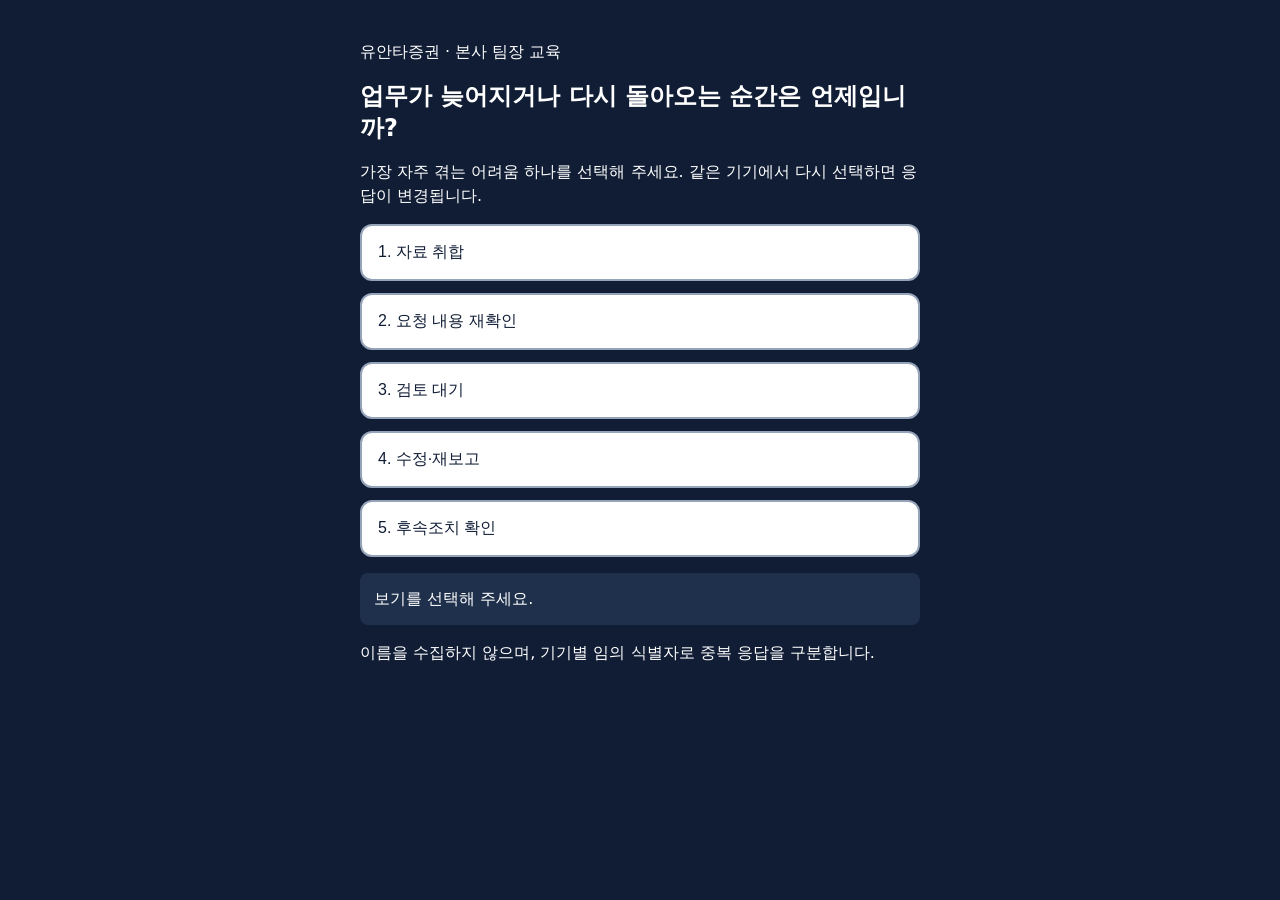
<file: vote.html>
<!doctype html><html lang="ko"><head><meta charset="utf-8"><meta name="viewport" content="width=device-width,initial-scale=1"><title>유안타증권 팀장 교육 설문</title>
<style>body{font-family:system-ui,sans-serif;background:#101d35;color:#fff;margin:0;padding:24px}main{max-width:560px;margin:auto}h1{font-size:1.5rem}p{line-height:1.5}button{display:block;width:100%;text-align:left;margin:12px 0;padding:16px;border:2px solid #94a3b8;border-radius:12px;background:#fff;color:#101d35;font-size:1rem;cursor:pointer}button:disabled{opacity:.6}#status{padding:14px;background:#1e304c;border-radius:8px}</style></head>
<body><main><p>유안타증권 · 본사 팀장 교육</p><h1>업무가 늦어지거나 다시 돌아오는 순간은 언제입니까?</h1><p>가장 자주 겪는 어려움 하나를 선택해 주세요. 같은 기기에서 다시 선택하면 응답이 변경됩니다.</p><div id="choices"></div><p id="status" role="status">보기를 선택해 주세요.</p><p>이름을 수집하지 않으며, 기기별 임의 식별자로 중복 응답을 구분합니다.</p></main>
<script src="participation-config.js"></script><script>
const opts=['자료 취합','요청 내용 재확인','검토 대기','수정·재보고','후속조치 확인'];
let id; try { id=localStorage.getItem('yuanta-vote-id'); if(!id){id=crypto.randomUUID();localStorage.setItem('yuanta-vote-id',id);} } catch(e){id=crypto.randomUUID();}
const status=document.getElementById('status'), choices=document.getElementById('choices');
opts.forEach((label,i)=>{const b=document.createElement('button');b.textContent=(i+1)+'. '+label;b.onclick=async()=>{const api=(window.YUANTA_PARTICIPATION.apiUrl||'').trim();if(!api){status.textContent='설문 연결이 아직 설정되지 않았습니다. 강사에게 알려 주세요.';return;}b.disabled=true;status.textContent='전송 중입니다.';try{const r=await fetch(api,{method:'POST',headers:{'Content-Type':'text/plain;charset=utf-8'},body:JSON.stringify({action:'vote',id,choice:i+1})});const data=await r.json();if(!data.ok)throw Error(data.error);status.textContent='응답이 저장되었습니다. 다른 보기를 눌러 변경할 수 있습니다.';}catch(e){status.textContent='전송하지 못했습니다. 다시 시도해 주세요.';}finally{b.disabled=false;}};choices.appendChild(b);});
</script></body></html>
</file>
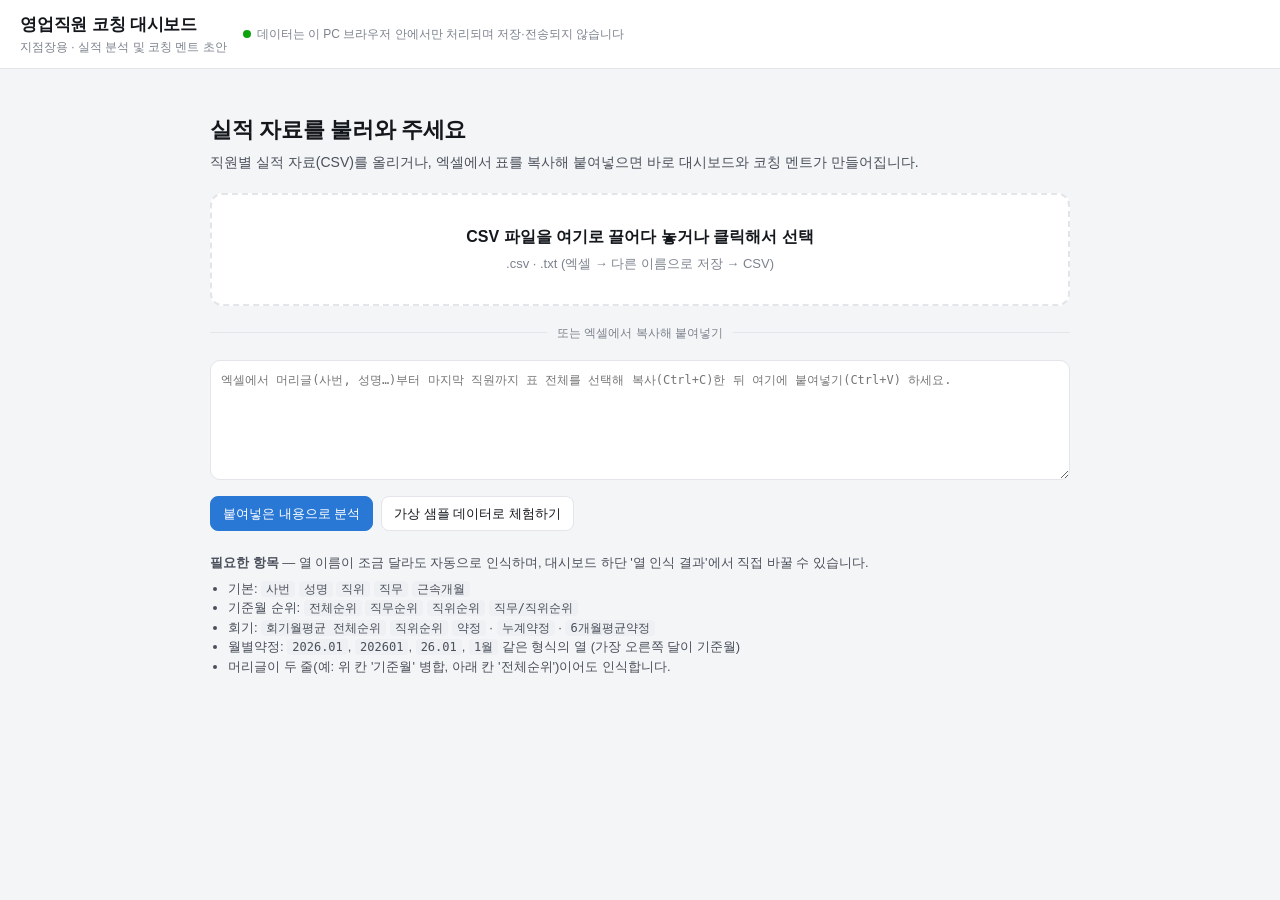
<file: downloads/지점_영업직원_코칭대시보드.html>
<!DOCTYPE html>
<html lang="ko">
<head>
<meta charset="UTF-8">
<meta name="viewport" content="width=device-width, initial-scale=1">
<title>영업직원 코칭 대시보드</title>
<style>
:root{
  --bg:#f4f5f7; --surface:#ffffff; --surface-2:#f8f9fb; --line:#e3e5ea; --line-2:#eef0f3;
  --ink:#14171c; --ink-2:#4a505b; --ink-3:#7c828d;
  --accent:#2a78d6; --accent-soft:#e7f0fc; --accent-ink:#1c5cab;
  --bar:#2a78d6; --bar-soft:#9ec5f4; --ref:#14171c;
  --good:#0ca30c; --good-ink:#0b7a0b; --good-bg:#e8f6e8;
  --warn:#c98500; --warn-ink:#8a5b00; --warn-bg:#fdf3dc;
  --crit:#d03b3b; --crit-ink:#b02e2e; --crit-bg:#fbe9e9;
  --neu-bg:#eef0f3; --neu-ink:#4a505b;
  --shadow:0 1px 2px rgba(16,24,40,.06),0 1px 3px rgba(16,24,40,.08);
  color-scheme:light;
}
@media (prefers-color-scheme: dark){
  :root:not([data-theme="light"]){
    --bg:#121314; --surface:#1a1a19; --surface-2:#202120; --line:#2f302e; --line-2:#262725;
    --ink:#f0efec; --ink-2:#c3c2b7; --ink-3:#8f8e86;
    --accent:#3987e5; --accent-soft:#1d2a3b; --accent-ink:#86b6ef;
    --bar:#3987e5; --bar-soft:#2b4a72; --ref:#f0efec;
    --good-ink:#5cc95c; --good-bg:#16301a; --warn-ink:#f0bd4f; --warn-bg:#352a12;
    --crit-ink:#ee8080; --crit-bg:#3a1c1c; --neu-bg:#2a2b29; --neu-ink:#c3c2b7;
    --shadow:none; color-scheme:dark;
  }
}
:root[data-theme="dark"]{
  --bg:#121314; --surface:#1a1a19; --surface-2:#202120; --line:#2f302e; --line-2:#262725;
  --ink:#f0efec; --ink-2:#c3c2b7; --ink-3:#8f8e86;
  --accent:#3987e5; --accent-soft:#1d2a3b; --accent-ink:#86b6ef;
  --bar:#3987e5; --bar-soft:#2b4a72; --ref:#f0efec;
  --good-ink:#5cc95c; --good-bg:#16301a; --warn-ink:#f0bd4f; --warn-bg:#352a12;
  --crit-ink:#ee8080; --crit-bg:#3a1c1c; --neu-bg:#2a2b29; --neu-ink:#c3c2b7;
  --shadow:none; color-scheme:dark;
}
*{box-sizing:border-box}
html,body{margin:0}
body{background:var(--bg);color:var(--ink);font-family:"Malgun Gothic","맑은 고딕","Apple SD Gothic Neo","Noto Sans KR",sans-serif;font-size:14px;line-height:1.5;-webkit-font-smoothing:antialiased}
button,input,select,textarea{font:inherit;color:inherit}
.num{font-variant-numeric:tabular-nums}
header.top{background:var(--surface);border-bottom:1px solid var(--line);position:sticky;top:0;z-index:20}
.top-in{max-width:1280px;margin:0 auto;padding:12px 20px;display:flex;align-items:center;gap:16px;flex-wrap:wrap}
.brand{display:flex;flex-direction:column}
.brand b{font-size:17px;letter-spacing:-.2px}
.brand span{font-size:12px;color:var(--ink-3)}
.top-actions{margin-left:auto;display:flex;gap:8px;flex-wrap:wrap}
.btn{border:1px solid var(--line);background:var(--surface);border-radius:8px;padding:7px 12px;cursor:pointer;font-size:13px;white-space:nowrap}
.btn:hover{background:var(--surface-2)}
.btn.primary{background:var(--accent);border-color:var(--accent);color:#fff}
.btn.primary:hover{filter:brightness(.95)}
.btn.sm{padding:4px 9px;font-size:12px}
.privacy{font-size:12px;color:var(--ink-3);display:flex;align-items:center;gap:6px}
.privacy i{font-style:normal;display:inline-block;width:8px;height:8px;border-radius:50%;background:var(--good)}
main{max-width:1280px;margin:0 auto;padding:20px}
.card{background:var(--surface);border:1px solid var(--line);border-radius:12px;box-shadow:var(--shadow)}
.card h3{margin:0;font-size:15px}
.card .hd{padding:14px 16px 6px;display:flex;align-items:baseline;gap:8px;flex-wrap:wrap}
.card .hd small{color:var(--ink-3);font-size:12px}
.card .bd{padding:6px 16px 16px}

/* upload */
#upload{max-width:860px;margin:24px auto}
.up-title{font-size:22px;margin:0 0 6px;letter-spacing:-.3px}
.up-sub{color:var(--ink-2);margin:0 0 20px}
.drop{border:2px dashed var(--line);border-radius:12px;padding:30px 20px;text-align:center;background:var(--surface);cursor:pointer;transition:.15s}
.drop:hover,.drop.over{border-color:var(--accent);background:var(--accent-soft)}
.drop b{font-size:16px;display:block;margin-bottom:4px}
.drop span{color:var(--ink-3);font-size:13px}
.or{display:flex;align-items:center;gap:10px;color:var(--ink-3);font-size:12px;margin:18px 0}
.or:before,.or:after{content:"";flex:1;height:1px;background:var(--line)}
textarea.paste{width:100%;min-height:120px;border:1px solid var(--line);border-radius:10px;padding:10px;background:var(--surface);resize:vertical;font-size:12px;font-family:Consolas,"D2Coding",monospace}
.row-actions{display:flex;gap:8px;margin-top:10px;flex-wrap:wrap;align-items:center}
.guide{margin-top:22px;font-size:13px;color:var(--ink-2)}
.guide ul{margin:6px 0 0;padding-left:18px}
.guide code{background:var(--neu-bg);padding:1px 5px;border-radius:4px;font-size:12px}
.err{margin-top:12px;padding:10px 12px;border-radius:8px;background:var(--crit-bg);color:var(--crit-ink);font-size:13px;display:none;white-space:pre-line}

/* dashboard */
#dash{display:none}
.toolbar{display:flex;gap:10px;align-items:center;flex-wrap:wrap;margin-bottom:14px}
.toolbar label{font-size:12px;color:var(--ink-3);display:flex;align-items:center;gap:6px}
.toolbar select,.toolbar input{border:1px solid var(--line);border-radius:8px;padding:6px 8px;background:var(--surface);font-size:13px}
.toolbar input{width:80px}
.basebadge{font-size:13px;padding:5px 10px;border-radius:999px;background:var(--accent-soft);color:var(--accent-ink);font-weight:600}
.filename{font-size:12px;color:var(--ink-3)}
.kpis{display:grid;grid-template-columns:repeat(5,1fr);gap:12px;margin-bottom:14px}
.kpi{padding:14px 16px}
.kpi .lb{font-size:12px;color:var(--ink-3)}
.kpi .v{font-size:24px;font-weight:700;letter-spacing:-.5px;margin-top:2px}
.kpi .v small{font-size:13px;font-weight:400;color:var(--ink-3);margin-left:3px}
.kpi .s{font-size:12px;color:var(--ink-2);margin-top:2px}
.delta.up{color:var(--good-ink)} .delta.down{color:var(--crit-ink)} .delta.flat{color:var(--ink-3)}
.grid2{display:grid;grid-template-columns:1.55fr 1fr;gap:14px;margin-bottom:14px}
.chartbox{width:100%;position:relative}
.chartbox svg{display:block;width:100%;overflow:visible}
.axis text{fill:var(--ink-3);font-size:11px}
.grid line{stroke:var(--line-2)}
.prio h4{margin:6px 0 6px;font-size:13px;display:flex;align-items:center;gap:6px}
.prio ul{list-style:none;margin:0 0 10px;padding:0}
.prio li{display:flex;align-items:center;gap:8px;padding:7px 8px;border-radius:8px;cursor:pointer;font-size:13px}
.prio li:hover{background:var(--surface-2)}
.prio li .nm{font-weight:600}
.prio li .why{color:var(--ink-3);font-size:12px;margin-left:auto;text-align:right}
.prio .empty{color:var(--ink-3);font-size:12px;padding:4px 8px}
.tag{display:inline-flex;align-items:center;gap:4px;font-size:11.5px;padding:2px 8px;border-radius:999px;white-space:nowrap;font-weight:600}
.tag.good{background:var(--good-bg);color:var(--good-ink)}
.tag.warn{background:var(--warn-bg);color:var(--warn-ink)}
.tag.crit{background:var(--crit-bg);color:var(--crit-ink)}
.tag.neutral{background:var(--neu-bg);color:var(--neu-ink)}
.legend{display:flex;gap:14px;font-size:12px;color:var(--ink-2);align-items:center;flex-wrap:wrap}
.legend .sw{display:inline-block;width:12px;height:10px;border-radius:2px;background:var(--bar);vertical-align:-1px;margin-right:4px}
.legend .tk{display:inline-block;width:2px;height:12px;background:var(--ref);vertical-align:-2px;margin-right:6px}
.hrow{cursor:pointer}
.hrow:hover .hbg{fill:var(--surface-2)}
.hlabel{fill:var(--ink);font-size:12.5px}
.hsub{fill:var(--ink-3);font-size:11px}
.hval{fill:var(--ink-2);font-size:11.5px}

/* table */
.tablewrap{overflow-x:auto}
table.emp{width:100%;border-collapse:collapse;font-size:13px;min-width:860px}
table.emp th{text-align:left;font-weight:600;color:var(--ink-3);font-size:12px;padding:8px 10px;border-bottom:1px solid var(--line);white-space:nowrap;cursor:pointer;user-select:none}
table.emp th.r,table.emp td.r{text-align:right}
table.emp th:hover{color:var(--ink)}
table.emp th .ar{font-size:10px;margin-left:3px}
table.emp td{padding:9px 10px;border-bottom:1px solid var(--line-2);white-space:nowrap}
table.emp tbody tr{cursor:pointer}
table.emp tbody tr:hover{background:var(--surface-2)}
.who b{font-weight:600}
.who span{color:var(--ink-3);font-size:12px;margin-left:6px}
.spark polyline{fill:none;stroke:var(--bar);stroke-width:1.6;stroke-linejoin:round;stroke-linecap:round}
.spark circle{fill:var(--bar)}

/* mapping */
details.map{margin-top:14px}
details.map summary{cursor:pointer;font-size:13px;color:var(--ink-2);padding:12px 16px}
.mapgrid{display:grid;grid-template-columns:repeat(auto-fill,minmax(250px,1fr));gap:8px 16px;padding:0 16px 16px}
.mapgrid label{display:flex;align-items:center;gap:8px;font-size:12.5px}
.mapgrid label span{width:120px;color:var(--ink-2);flex:none}
.mapgrid select{flex:1;min-width:0;border:1px solid var(--line);border-radius:6px;padding:4px 6px;background:var(--surface);font-size:12px}
.mapgrid select.miss{border-color:var(--warn)}
.mapnote{padding:0 16px 16px;font-size:12px;color:var(--ink-3)}

/* drawer */
.scrim{position:fixed;inset:0;background:rgba(10,12,16,.38);display:none;z-index:40}
.drawer{position:fixed;top:0;right:0;height:100%;width:min(720px,100%);background:var(--surface);z-index:50;transform:translateX(100%);transition:transform .2s ease;display:flex;flex-direction:column;border-left:1px solid var(--line)}
.drawer.open{transform:none}
.dr-hd{padding:16px 20px;border-bottom:1px solid var(--line);display:flex;align-items:flex-start;gap:12px}
.dr-hd h2{margin:0;font-size:19px;letter-spacing:-.3px}
.dr-hd .meta{font-size:12.5px;color:var(--ink-3);margin-top:2px}
.dr-hd .x{margin-left:auto}
.dr-nav{display:flex;gap:6px}
.dr-bd{padding:16px 20px 28px;overflow-y:auto;flex:1}
.mini{display:grid;grid-template-columns:repeat(4,1fr);gap:8px;margin-bottom:14px}
.mini>div{background:var(--surface-2);border:1px solid var(--line-2);border-radius:10px;padding:9px 11px}
.mini>div .lb{font-size:11.5px;color:var(--ink-3)}
.mini .v{font-size:16px;font-weight:700}
.mini .s{font-size:11.5px}
.sec{margin:18px 0 8px;font-size:13px;font-weight:700;display:flex;align-items:center;gap:8px}
.ranks{display:grid;grid-template-columns:repeat(4,1fr);gap:8px}
.ranks>div{border:1px solid var(--line-2);border-radius:10px;padding:8px 10px}
.ranks .lb{font-size:11.5px;color:var(--ink-3)}
.ranks .v{font-size:15px;font-weight:700}
.ranks .s{font-size:11.5px;color:var(--ink-3)}
.signals{display:flex;flex-wrap:wrap;gap:6px}
.coach-tools{display:flex;gap:6px;align-items:center;flex-wrap:wrap;margin-bottom:8px}
.seg{display:inline-flex;border:1px solid var(--line);border-radius:8px;overflow:hidden}
.seg button{border:0;background:var(--surface);padding:5px 11px;font-size:12.5px;cursor:pointer}
.seg button.on{background:var(--accent);color:#fff}
textarea.coach{width:100%;min-height:330px;border:1px solid var(--line);border-radius:10px;padding:12px 14px;background:var(--surface-2);font-size:13.5px;line-height:1.7;resize:vertical}
.draftnote{font-size:12px;color:var(--warn-ink);background:var(--warn-bg);padding:7px 10px;border-radius:8px;margin-bottom:8px}
.copied{font-size:12px;color:var(--good-ink);opacity:0;transition:opacity .2s}
.copied.show{opacity:1}

#tip{position:fixed;pointer-events:none;background:var(--ink);color:var(--surface);font-size:12px;padding:7px 9px;border-radius:7px;z-index:60;display:none;line-height:1.45;max-width:240px;box-shadow:0 4px 14px rgba(0,0,0,.18)}
#tip b{font-weight:700}

@media (max-width:1000px){.kpis{grid-template-columns:repeat(3,1fr)}.grid2{grid-template-columns:1fr}}
@media (max-width:640px){main{padding:14px}.kpis{grid-template-columns:repeat(2,1fr)}.mini,.ranks{grid-template-columns:repeat(2,1fr)}.top-in{padding:10px 14px}}
@media print{
  header.top .top-actions,.toolbar,details.map,.scrim,.drawer,#tip{display:none!important}
  body{background:#fff} .card{box-shadow:none;break-inside:avoid}
}
</style>
</head>
<body>
<header class="top">
  <div class="top-in">
    <div class="brand"><b>영업직원 코칭 대시보드</b><span>지점장용 · 실적 분석 및 코칭 멘트 초안</span></div>
    <div class="privacy"><i></i>데이터는 이 PC 브라우저 안에서만 처리되며 저장·전송되지 않습니다</div>
    <div class="top-actions" id="topActions" style="display:none">
      <button class="btn" id="btnCopyAll">전체 코칭 멘트 복사</button>
      <button class="btn" id="btnSaveAll">멘트 텍스트 저장</button>
      <button class="btn" id="btnPrint">인쇄</button>
      <button class="btn primary" id="btnNew">다른 파일 열기</button>
    </div>
  </div>
</header>

<main>
  <!-- 업로드 화면 -->
  <section id="upload">
    <h1 class="up-title">실적 자료를 불러와 주세요</h1>
    <p class="up-sub">직원별 실적 자료(CSV)를 올리거나, 엑셀에서 표를 복사해 붙여넣으면 바로 대시보드와 코칭 멘트가 만들어집니다.</p>
    <div class="drop" id="drop">
      <b>CSV 파일을 여기로 끌어다 놓거나 클릭해서 선택</b>
      <span>.csv · .txt (엑셀 → 다른 이름으로 저장 → CSV)</span>
      <input type="file" id="file" accept=".csv,.txt,.tsv" hidden>
    </div>
    <div class="or">또는 엑셀에서 복사해 붙여넣기</div>
    <textarea class="paste" id="paste" placeholder="엑셀에서 머리글(사번, 성명…)부터 마지막 직원까지 표 전체를 선택해 복사(Ctrl+C)한 뒤 여기에 붙여넣기(Ctrl+V) 하세요."></textarea>
    <div class="row-actions">
      <button class="btn primary" id="btnPaste">붙여넣은 내용으로 분석</button>
      <button class="btn" id="btnSample">가상 샘플 데이터로 체험하기</button>
    </div>
    <div class="err" id="err"></div>
    <div class="guide">
      <b>필요한 항목</b> — 열 이름이 조금 달라도 자동으로 인식하며, 대시보드 하단 '열 인식 결과'에서 직접 바꿀 수 있습니다.
      <ul>
        <li>기본: <code>사번</code> <code>성명</code> <code>직위</code> <code>직무</code> <code>근속개월</code></li>
        <li>기준월 순위: <code>전체순위</code> <code>직무순위</code> <code>직위순위</code> <code>직무/직위순위</code></li>
        <li>회기: <code>회기월평균 전체순위</code> <code>직위순위</code> <code>약정</code> · <code>누계약정</code> · <code>6개월평균약정</code></li>
        <li>월별약정: <code>2026.01</code>, <code>202601</code>, <code>26.01</code>, <code>1월</code> 같은 형식의 열 (가장 오른쪽 달이 기준월)</li>
        <li>머리글이 두 줄(예: 위 칸 '기준월' 병합, 아래 칸 '전체순위')이어도 인식합니다.</li>
      </ul>
    </div>
  </section>

  <!-- 대시보드 -->
  <section id="dash">
    <div class="toolbar">
      <span class="basebadge" id="baseBadge"></span>
      <span class="filename" id="fileName"></span>
      <span style="flex:1"></span>
      <label>직무 <select id="fJob"></select></label>
      <label>직위 <select id="fPos"></select></label>
      <label>약정 단위 <input id="unit" value="백만원"></label>
    </div>

    <div class="kpis" id="kpis"></div>

    <div class="grid2">
      <div class="card">
        <div class="hd"><h3>지점 월별 약정 추이</h3><small id="trendSub"></small></div>
        <div class="bd"><div class="chartbox" id="trendChart"></div></div>
      </div>
      <div class="card prio">
        <div class="hd"><h3>이번 달 면담 우선순위</h3><small>클릭하면 개인 상세로 이동</small></div>
        <div class="bd" id="prio"></div>
      </div>
    </div>

    <div class="card" style="margin-bottom:14px">
      <div class="hd"><h3>직원별 기준월 약정 vs 본인 6개월 평균</h3>
        <span style="flex:1"></span>
        <div class="legend"><span><span class="sw"></span>기준월 약정</span><span><span class="tk"></span>본인 6개월 평균</span></div>
      </div>
      <div class="bd"><div class="chartbox" id="empChart"></div></div>
    </div>

    <div class="card">
      <div class="hd"><h3>직원별 실적 현황</h3><small>열 제목을 누르면 정렬 · 행을 누르면 코칭 멘트</small></div>
      <div class="bd tablewrap"><table class="emp" id="empTable"></table></div>
    </div>

    <details class="card map" id="mapBox">
      <summary id="mapSummary">열 인식 결과</summary>
      <div class="mapgrid" id="mapGrid"></div>
      <div class="mapnote" id="mapNote"></div>
    </details>
  </section>
</main>

<div class="scrim" id="scrim"></div>
<aside class="drawer" id="drawer" aria-hidden="true">
  <div class="dr-hd">
    <div>
      <h2 id="drName"></h2>
      <div class="meta" id="drMeta"></div>
    </div>
    <div class="x dr-nav">
      <button class="btn sm" id="drPrev" title="이전 직원">◀</button>
      <button class="btn sm" id="drNext" title="다음 직원">▶</button>
      <button class="btn sm" id="drClose" title="닫기 (Esc)">✕</button>
    </div>
  </div>
  <div class="dr-bd" id="drBody"></div>
</aside>
<div id="tip"></div>

<script>
(function(){
'use strict';

var SAMPLE_CSV = "사번,성명,직위,직무,근속개월,기준월_전체순위,기준월_직무순위,기준월_직위순위,기준월_직무직위순위,회기월평균_전체순위,회기월평균_직위순위,회기월평균_약정,누계약정,6개월평균약정,2025.10,2025.11,2025.12,2026.01,2026.02,2026.03,2026.04,2026.05,2026.06,2026.07,2026.08,2026.09\nY10231,김도윤,부장,주식영업,212,76,50,19,12,102,25,17207,154866,17984,13360,13687,14986,14689,15984,16287,16335,17686,17410,18711,18583,19181\nY10587,이서준,차장,주식영업,181,278,166,68,40,138,38,14351,129159,13460,16250,16133,16509,15906,16432,16064,15969,15952,14587,13063,11254,9932\nY11342,박지민,과장,자산관리,97,380,148,99,38,389,101,7647,68819,7690,7737,7545,7459,7665,7564,7448,7824,7751,7406,7657,7619,7885\nY12765,최하은,대리,주식영업,41,357,217,60,37,553,111,5232,47086,5989,3528,3651,3487,3716,3752,3682,3792,4220,5480,6511,7585,8348\nY11908,정우진,과장,주식영업,110,204,125,54,34,336,88,8498,76485,8331,10817,5163,9310,12035,4458,10006,5466,11844,4757,10252,5879,11788\nY13510,강민서,사원,자산관리,14,752,299,108,42,780,118,2479,22313,2662,1618,1802,1920,2059,2065,2218,2329,2584,2733,2643,2772,2910\nY10422,윤태호,차장,주식영업,203,673,410,142,88,660,139,4081,36729,3943,4178,4491,4266,4045,4515,4513,4104,4098,3808,3912,3911,3823\nY12233,장수아,대리,자산관리,53,675,263,139,57,499,93,6028,54250,5344,7305,7326,7330,7277,7437,7469,6905,6269,5562,4932,4459,3940\nY10105,임재현,부장,주식영업,241,162,97,36,22,169,36,13573,122158,13485,13558,13186,13907,14206,13673,13369,13067,13583,13438,14039,13323,13460\nY13622,한예린,사원,주식영업,19,769,466,111,66,760,110,2803,25227,2805,1610,2396,1770,3126,2050,3221,2230,3560,2537,1988,3670,2845\nY11777,오승민,과장,자산관리,86,365,143,91,37,488,127,6135,55217,6311,7025,6696,7125,6961,5708,4682,4343,4975,5621,7011,7757,8159\nY12490,서지우,대리,주식영업,62,456,273,81,50,473,88,6282,56536,6358,6068,5800,5870,6262,6197,5926,5963,6042,6584,6590,6232,6740\n";

/* ---------------- 공통 유틸 ---------------- */
function $(id){return document.getElementById(id);}
function esc(s){return String(s==null?'':s).replace(/[&<>"']/g,function(c){return {'&':'&amp;','<':'&lt;','>':'&gt;','"':'&quot;',"'":'&#39;'}[c];});}
function fmt(n){if(n==null||isNaN(n))return '-';return Math.round(n).toLocaleString('ko-KR');}
function pct(x,signed){if(x==null||!isFinite(x))return '-';var v=Math.round(x*100);return (signed&&v>0?'+':'')+v+'%';}
function mean(a){if(!a.length)return null;var s=0;for(var i=0;i<a.length;i++)s+=a[i];return s/a.length;}
function sum(a){var s=0;for(var i=0;i<a.length;i++)s+=(a[i]||0);return s;}
function std(a){var m=mean(a);if(m==null)return 0;var s=0;for(var i=0;i<a.length;i++)s+=(a[i]-m)*(a[i]-m);return Math.sqrt(s/a.length);}
function notNull(x){return x!=null&&!isNaN(x);}
function tenureText(m){if(m==null)return '-';m=Math.round(m);var y=Math.floor(m/12),r=m%12;return (y?y+'년 ':'')+(r?r+'개월':(y?'':'0개월')).trim();}
function hash(s){var h=2166136261;s=String(s);for(var i=0;i<s.length;i++){h^=s.charCodeAt(i);h=Math.imul(h,16777619);}return Math.abs(h);}
function pick(arr,seed){return arr[seed%arr.length];}
function deltaCls(x){return x==null?'flat':(x>0.005?'up':(x<-0.005?'down':'flat'));}
function arrow(x){return x==null?'':(x>0.005?'▲':(x<-0.005?'▼':'■'));}

/* ---------------- 파일 읽기 ---------------- */
function decodeBuffer(buf){
  var bytes=new Uint8Array(buf);
  try{ return new TextDecoder('utf-8',{fatal:true}).decode(bytes).replace(/^﻿/,''); }
  catch(e){ return new TextDecoder('euc-kr').decode(bytes); }  // 한글 엑셀 기본 CSV(CP949)
}
function parseDelimited(text){
  var delim = text.indexOf('\t')>=0 ? '\t' : ',';
  var rows=[],row=[],cell='',q=false,i,c;
  for(i=0;i<text.length;i++){
    c=text[i];
    if(q){
      if(c==='"'){ if(text[i+1]==='"'){cell+='"';i++;} else q=false; }
      else cell+=c;
    }else{
      if(c==='"' && cell==='') q=true;
      else if(c===delim){row.push(cell);cell='';}
      else if(c==='\n'){row.push(cell);rows.push(row);row=[];cell='';}
      else if(c==='\r'){}
      else cell+=c;
    }
  }
  if(cell!==''||row.length){row.push(cell);rows.push(row);}
  return rows.map(function(r){return r.map(function(x){return String(x).trim();});});
}
function toNum(s){
  if(s==null)return null; s=String(s).trim();
  if(s===''||s==='-'||s==='—')return null;
  var neg=/^\(.*\)$/.test(s);
  s=s.replace(/[,\s원위%()]/g,'').replace(/개월$/,'');
  if(s===''||isNaN(+s))return null;
  return neg?-(+s):+s;
}

/* ---------------- 열 인식 ---------------- */
function norm(h){return String(h).replace(/[\s_\/()\[\]\-·.,:]/g,'');}
var FIELDS=[
  {k:'id',      lb:'사번',               t:function(n){return /사번|사원번호|직원번호|개인번호/.test(n);}},
  {k:'name',    lb:'성명',               t:function(n){return /성명|이름|직원명|사원명/.test(n)&&!/순위/.test(n);}},
  {k:'pos',     lb:'직위',               t:function(n){return /직위|직급/.test(n)&&!/순위/.test(n);}},
  {k:'job',     lb:'직무',               t:function(n){return /직무/.test(n)&&!/순위/.test(n);}},
  {k:'tenure',  lb:'근속개월',           t:function(n){return /근속/.test(n);}},
  {k:'r_jobpos',lb:'기준월 직무/직위순위',t:function(n){return /기준/.test(n)&&/직무/.test(n)&&/직위|직급/.test(n)&&/순위/.test(n);}},
  {k:'r_all',   lb:'기준월 전체순위',     t:function(n){return /기준/.test(n)&&/(전체|전사)/.test(n)&&/순위/.test(n);}},
  {k:'r_job',   lb:'기준월 직무순위',     t:function(n){return /기준/.test(n)&&/직무/.test(n)&&/순위/.test(n);}},
  {k:'r_pos',   lb:'기준월 직위순위',     t:function(n){return /기준/.test(n)&&/직위|직급/.test(n)&&/순위/.test(n);}},
  {k:'y_r_all', lb:'회기월평균 전체순위', t:function(n){return /회기/.test(n)&&/(전체|전사)/.test(n)&&/순위/.test(n);}},
  {k:'y_r_pos', lb:'회기월평균 직위순위', t:function(n){return /회기/.test(n)&&/직위|직급/.test(n)&&/순위/.test(n);}},
  {k:'y_avg',   lb:'회기월평균 약정',     t:function(n){return /회기/.test(n)&&!/순위/.test(n);}},
  {k:'cum',     lb:'누계약정',           t:function(n){return /누계|누적/.test(n)&&!/순위/.test(n);}},
  {k:'avg6',    lb:'6개월평균약정',       t:function(n){return /(6개월|6M|최근6)/i.test(n)&&!/순위/.test(n);}}
];
function parseMonth(raw){
  var s=String(raw).trim();
  if(!s||/순위|누계|누적|평균|회기|근속|사번|성명|기준|직위|직무/.test(s))return null;
  s=s.replace(/월별약정|월별|약정|실적/g,'').replace(/[_\s]/g,'');
  var m;
  if((m=s.match(/^(\d{4})[.\-\/년]?(\d{1,2})월?(?:[.\-\/]\d{1,2}일?)?$/))) return mk(+m[1],+m[2]);
  if((m=s.match(/^(\d{2})[.\-\/년](\d{1,2})월?$/))) return mk(2000+(+m[1]),+m[2]);
  if((m=s.match(/^(\d{1,2})월$/))) return mk(null,+m[1]);
  return null;
  function mk(y,mo){return (mo>=1&&mo<=12)?{y:y,m:mo}:null;}
}
function findHeader(rows){
  for(var i=0;i<Math.min(rows.length,15);i++){
    var r=rows[i];
    for(var j=0;j<r.length;j++){ var n=norm(r[j]); if(/사번|성명|이름|직원명/.test(n)) return {idx:i,keyCol:j}; }
  }
  return null;
}
function buildHeaders(rows,h){
  var r0=rows[h.idx], r1=rows[h.idx+1]||[];
  var two = r1.length && (r1[h.keyCol]==null||r1[h.keyCol]==='') && r1.some(function(x){return x&&toNum(x)===null;});
  var len=Math.max(r0.length,two?r1.length:0), out=[], grp='';
  for(var c=0;c<len;c++){
    var a=(r0[c]||'').trim(), b=two?(r1[c]||'').trim():'';
    if(a)grp=a;
    if(two&&b){ out.push((a||grp)+'_'+b); }
    else out.push(a||('(빈 열 '+(c+1)+')'));
  }
  return {headers:out, dataStart:h.idx+(two?2:1)};
}
function autoMap(headers){
  var map={}, used={};
  FIELDS.forEach(function(f){
    for(var c=0;c<headers.length;c++){
      if(used[c])continue;
      if(f.t(norm(headers[c]))){map[f.k]=c;used[c]=1;break;}
    }
  });
  return map;
}
function detectMonths(headers,map){
  var used={};Object.keys(map).forEach(function(k){if(map[k]!=null)used[map[k]]=1;});
  var list=[];
  headers.forEach(function(h,c){ if(used[c])return; var p=parseMonth(h); if(p)list.push({col:c,y:p.y,m:p.m}); });
  var allY=list.every(function(x){return x.y!=null;});
  if(allY) list.sort(function(a,b){return (a.y*100+a.m)-(b.y*100+b.m);});
  list.forEach(function(x){x.label=x.y!=null?(x.y+'.'+(x.m<10?'0':'')+x.m):(x.m+'월');});
  return list;
}

/* ---------------- 상태 ---------------- */
var S={headers:[],data:[],map:{},months:[],fileName:'',emps:[],view:[],sortKey:'last',sortDir:-1,variant:{},mode:'script',cur:null,unit:'백만원'};

function load(text,fileName){
  var err=$('err'); err.style.display='none';
  var rows=parseDelimited(text).filter(function(r){return r.some(function(x){return x!=='';});});
  var h=findHeader(rows);
  if(!h){ showErr('머리글 행을 찾지 못했습니다.\n표의 첫 부분에 "사번" 또는 "성명" 열 제목이 포함되어 있는지 확인해 주세요.'); return; }
  var b=buildHeaders(rows,h);
  S.headers=b.headers; S.data=rows.slice(b.dataStart); S.fileName=fileName||'';
  S.map=autoMap(S.headers); S.months=detectMonths(S.headers,S.map);
  if(S.months.length<2){ showErr('월별약정 열을 2개 이상 찾지 못했습니다.\n열 제목을 "2026.01" 또는 "1월"처럼 연월 형태로 맞춰 주세요.'); return; }
  S.variant={};
  build();
  $('upload').style.display='none'; $('dash').style.display='block'; $('topActions').style.display='flex';
  renderMap(); renderFilters(); renderAll();
  window.scrollTo(0,0);
}
function showErr(m){var e=$('err');e.textContent=m;e.style.display='block';}

/* ---------------- 지표 계산 ---------------- */
function build(){
  var M=S.map, months=S.months, n=months.length;
  function cell(r,k){return M[k]==null?'':(r[M[k]]||'');}
  function num(r,k){return M[k]==null?null:toNum(r[M[k]]);}
  var baseY=months[n-1].y;
  var emps=[];
  S.data.forEach(function(r){
    var name=cell(r,'name'), id=cell(r,'id');
    if(!name&&!id)return;
    if(/^(합계|소계|계|평균|총계)$/.test(name.replace(/\s/g,'')))return;
    var v=months.map(function(mo){return toNum(r[mo.col]);});
    if(!v.some(notNull))return;
    var e={id:id||name, name:name||id, pos:cell(r,'pos'), job:cell(r,'job'), tenure:num(r,'tenure'),
      r_all:num(r,'r_all'), r_job:num(r,'r_job'), r_pos:num(r,'r_pos'), r_jobpos:num(r,'r_jobpos'),
      y_r_all:num(r,'y_r_all'), y_r_pos:num(r,'y_r_pos'), v:v};
    var last6=v.slice(-6).filter(notNull);
    e.last=notNull(v[n-1])?v[n-1]:0;
    e.prev=n>1&&notNull(v[n-2])?v[n-2]:null;
    e.avg6=num(r,'avg6'); if(e.avg6==null)e.avg6=mean(last6);
    var ytd=baseY!=null?months.map(function(mo,i){return mo.y===baseY?v[i]:null;}).filter(notNull):[];
    e.cum=num(r,'cum'); if(e.cum==null&&ytd.length)e.cum=sum(ytd);
    e.y_avg=num(r,'y_avg'); if(e.y_avg==null&&ytd.length)e.y_avg=mean(ytd);
    e.vs6=e.avg6>0?(e.last-e.avg6)/e.avg6:0;
    e.mom=e.prev>0?(e.last-e.prev)/e.prev:null;
    e.vsY=e.y_avg>0?(e.last-e.y_avg)/e.y_avg:null;
    var d=0,u=0,i;
    for(i=n-1;i>0;i--){ if(notNull(v[i])&&notNull(v[i-1])&&v[i]<v[i-1])d++; else break; }
    for(i=n-1;i>0;i--){ if(notNull(v[i])&&notNull(v[i-1])&&v[i]>v[i-1])u++; else break; }
    e.down=d; e.up=u;
    e.cv6=last6.length>2&&mean(last6)>0?std(last6)/mean(last6):0;
    (function(){var m=mean(last6),k=last6.length;if(k<3||!m){e.slope6=0;return;}var xb=(k-1)/2,num=0,den=0;for(var j=0;j<k;j++){num+=(j-xb)*(last6[j]-m);den+=(j-xb)*(j-xb);}e.slope6=num/den/m;})();
    var bi=-1,wi=-1; v.forEach(function(x,j){ if(!notNull(x))return; if(bi<0||x>v[bi])bi=j; if(wi<0||x<v[wi])wi=j; });
    e.bestI=bi; e.worstI=wi;
    e.rankDelta=(e.y_r_all!=null&&e.r_all!=null)?(e.y_r_all-e.r_all):null;
    e.newbie=e.tenure!=null&&e.tenure<24;
    emps.push(e);
  });
  // 지점 내 상대 지표
  var N=emps.length, q=Math.max(1,Math.round(N*0.25)), total=sum(emps.map(function(e){return e.last;}));
  var sorted=emps.slice().sort(function(a,b){return b.last-a.last;});
  sorted.forEach(function(e,i){e.bRank=i+1;e.top=i<q;e.bottom=i>=N-q;e.share=total>0?e.last/total:0;});
  emps.forEach(function(e){
    var same=emps.filter(function(o){return o.pos&&o.pos===e.pos;});
    e.posAvg=same.length>=2?mean(same.map(function(o){return o.last;})):null;
    e.vsPos=e.posAvg>0?(e.last-e.posAvg)/e.posAvg:null;
    classify(e);
  });
  S.emps=emps; S.N=N;
}

var TYPES={
  star:    {lb:'핵심 성과자',tone:'good',   ic:'★'},
  surge:   {lb:'급성장',     tone:'good',   ic:'▲'},
  slip:    {lb:'상위권 주의',tone:'warn',   ic:'◆'},
  decline: {lb:'하락 지속',  tone:'crit',   ic:'▼'},
  dip:     {lb:'최근 하락',  tone:'warn',   ic:'▽'},
  volatile:{lb:'기복 큼',    tone:'neutral',ic:'≈'},
  grow:    {lb:'성장 단계',  tone:'good',   ic:'↗'},
  low:     {lb:'정체 관리',  tone:'warn',   ic:'■'},
  steady:  {lb:'안정 유지',  tone:'neutral',ic:'●'}
};
function classify(e){
  var t;
  if(e.down>=3&&e.vs6<-0.1) t='decline';
  else if(e.top&&(e.vs6<=-0.15||e.down>=2)) t='slip';
  else if(e.cv6>=0.3&&e.up<2) t='volatile';
  else if(e.vs6>=0.2||(e.up>=3&&e.vs6>0.08)) t='surge';
  else if(e.top&&e.vs6>-0.05) t='star';
  else if(e.vs6<=-0.12) t='dip';
  else if(e.newbie&&e.slope6>=0.03&&e.vs6>=0) t='grow';
  else if(e.bottom) t='low';
  else t='steady';
  e.type=t;
}
function tagHtml(t){var x=TYPES[t];return '<span class="tag '+x.tone+'">'+x.ic+' '+x.lb+'</span>';}

/* ---------------- 코칭 멘트 생성 (규칙 기반) ---------------- */
function lbl(i){return S.months[i].label;}
function strengths(e,U){
  var a=[], n=S.months.length, base=lbl(n-1);
  if(e.vs6>=0.05) a.push({s:60+e.vs6*100, t:[
    base+' 약정 '+fmt(e.last)+U+'으로 최근 6개월 평균보다 '+pct(e.vs6)+' 높습니다.',
    '최근 6개월 평균('+fmt(e.avg6)+U+')을 '+pct(e.vs6)+' 웃도는 실적을 냈습니다.']});
  if(e.rankDelta!=null&&e.rankDelta>=10) a.push({s:55+Math.min(40,e.rankDelta/5), t:[
    '전사 순위가 회기 평균 '+fmt(e.y_r_all)+'위에서 기준월 '+fmt(e.r_all)+'위로 '+fmt(e.rankDelta)+'계단 올랐습니다.',
    '회기 평균 대비 전사 순위를 '+fmt(e.rankDelta)+'계단 끌어올렸습니다('+fmt(e.y_r_all)+'위 → '+fmt(e.r_all)+'위).']});
  if(e.top) a.push({s:58, t:[
    '지점 내 약정 '+e.bRank+'위로, 지점 전체 약정의 '+pct(e.share)+'를 책임지고 있습니다.',
    '지점 약정의 '+pct(e.share)+'를 차지하는 핵심 인력입니다(지점 내 '+e.bRank+'위).']});
  if(e.vsPos!=null&&e.vsPos>=0.15) a.push({s:45+e.vsPos*50, t:[
    '같은 직위('+e.pos+') 지점 평균보다 '+pct(e.vsPos)+' 높은 실적입니다.',
    '지점 내 '+e.pos+' 평균을 '+pct(e.vsPos)+' 웃돌고 있습니다.']});
  if(e.up>=2) a.push({s:50+e.up*4, t:[
    e.up+'개월 연속 약정이 늘고 있습니다.',
    '최근 '+e.up+'개월 동안 매달 약정이 증가했습니다.']});
  if(e.bestI>=n-3&&n>=6) a.push({s:52, t:[
    lbl(e.bestI)+' 약정 '+fmt(e.v[e.bestI])+U+'으로 최근 '+n+'개월 중 최고치를 기록했습니다.',
    lbl(e.bestI)+'에 최근 '+n+'개월 최고 실적('+fmt(e.v[e.bestI])+U+')을 냈습니다.']});
  if(e.cv6<0.08&&e.last>0) a.push({s:40, t:[
    '최근 6개월 실적의 기복이 작아 꾸준함이 강점입니다.',
    '매달 안정적인 실적을 내고 있어 고객 기반이 탄탄합니다.']});
  if(e.r_job!=null&&e.r_jobpos!=null&&e.r_jobpos<=10) a.push({s:56, t:[
    '같은 직무·직위 안에서 전사 '+fmt(e.r_jobpos)+'위로 최상위권입니다.',
    '직무·직위 기준 전사 '+fmt(e.r_jobpos)+'위의 실적입니다.']});
  if(e.cum!=null&&e.cum>0) a.push({s:10, t:[
    '회기 누계 약정 '+fmt(e.cum)+U+'을 쌓아 왔습니다.',
    '올해 누계 '+fmt(e.cum)+U+'의 실적을 만들어 왔습니다.']});
  if(e.newbie) a.push({s:e.vs6>0?48:30, t:[
    '입사 '+tenureText(e.tenure)+' 차로, 고객 기반을 넓혀 가는 중요한 시기를 잘 버티고 있습니다.',
    '근속 '+tenureText(e.tenure)+'의 저연차로서 꾸준히 영업 활동을 이어가고 있습니다.']});
  return a.sort(function(x,y){return y.s-x.s;});
}
function concerns(e,U){
  var a=[], n=S.months.length, base=lbl(n-1);
  if(e.down>=2) a.push({s:60+e.down*6, t:[
    e.down+'개월 연속 약정이 줄었습니다('+lbl(n-1-e.down)+' '+fmt(e.v[n-1-e.down])+' → '+base+' '+fmt(e.last)+U+').',
    '최근 '+e.down+'개월 동안 매달 약정이 감소했습니다('+fmt(e.v[n-1-e.down])+' → '+fmt(e.last)+U+').']});
  if(e.vs6<=-0.1) a.push({s:55-e.vs6*100, t:[
    base+' 약정이 최근 6개월 평균보다 '+pct(-e.vs6)+' 낮습니다.',
    '기준월 실적이 본인 6개월 평균('+fmt(e.avg6)+U+')에 '+pct(-e.vs6)+' 못 미칩니다.']});
  if(e.rankDelta!=null&&e.rankDelta<=-10) a.push({s:50+Math.min(40,-e.rankDelta/5), t:[
    '전사 순위가 회기 평균 '+fmt(e.y_r_all)+'위에서 기준월 '+fmt(e.r_all)+'위로 '+fmt(-e.rankDelta)+'계단 내려왔습니다.',
    '회기 평균 대비 전사 순위가 '+fmt(-e.rankDelta)+'계단 하락했습니다('+fmt(e.y_r_all)+'위 → '+fmt(e.r_all)+'위).']});
  if(e.cv6>=0.3) a.push({s:52, t:[
    '월별 실적 기복이 큰 편입니다(최근 '+n+'개월 최고 '+fmt(e.v[e.bestI])+' / 최저 '+fmt(e.v[e.worstI])+U+').',
    '실적이 좋은 달과 아쉬운 달의 차이가 큽니다(최고 '+lbl(e.bestI)+', 최저 '+lbl(e.worstI)+').']});
  if(e.vsPos!=null&&e.vsPos<=-0.2) a.push({s:40-e.vsPos*40, t:[
    '같은 직위('+e.pos+') 지점 평균보다 '+pct(-e.vsPos)+' 낮습니다.',
    '지점 내 '+e.pos+' 평균에 '+pct(-e.vsPos)+' 못 미치는 수준입니다.']});
  if(e.bottom&&!a.length) a.push({s:35, t:[
    '지점 내 약정 순위가 '+e.bRank+'위(전체 '+S.N+'명)로 하위권에 머물러 있습니다.',
    '지점 내 실적 순위가 '+S.N+'명 중 '+e.bRank+'위입니다.']});
  return a.sort(function(x,y){return y.s-x.s;});
}
var SUMMARY={
  star:['지점 실적을 이끄는 핵심 성과자이며, 최근 흐름도 좋습니다.','지점의 중심을 잡아 주는 핵심 성과자로 안정적인 상승 흐름입니다.'],
  surge:['최근 약정이 빠르게 늘고 있는 급성장 구간입니다.','눈에 띄는 상승세로, 성장 요인을 굳혀야 할 시점입니다.'],
  slip:['상위권 실적이지만 최근 하락 신호가 보여 선제 점검이 필요합니다.','여전히 상위권이나 최근 흐름이 꺾이고 있어 관심이 필요합니다.'],
  decline:['약정이 연속으로 줄어 원인 파악과 지원이 필요한 시점입니다.','하락 흐름이 이어지고 있어 빠른 면담과 지원이 필요합니다.'],
  dip:['이번 달 실적이 평소보다 낮아졌습니다. 일시적 요인인지 확인이 필요합니다.','최근 실적이 본인 평균에 못 미쳐 원인 확인이 필요합니다.'],
  volatile:['월별 실적 기복이 커서, 매달 안정적인 기본 실적을 만드는 것이 과제입니다.','실적의 높낮이가 커서 꾸준함을 더하는 것이 다음 과제입니다.'],
  low:['지점 내 하위권에서 정체되어 있어 새로운 시도가 필요합니다.','실적이 정체 구간에 있어 작은 변화부터 함께 만들어 갈 시점입니다.'],
  grow:['저연차로서 실적이 꾸준히 우상향하고 있어, 성장 속도를 높일 지원이 효과적인 시점입니다.','입사 초기임에도 실적이 꾸준히 늘고 있는 성장 단계입니다.'],
  steady:['큰 변동 없이 안정적인 실적을 유지하고 있습니다.','꾸준한 실적을 유지하고 있어 한 단계 도약을 준비할 시점입니다.']
};
var ACTIONS={
  star:['이번 달 지점 회의에서 본인의 고객 관리·상담 노하우를 10분 정도 공유해 달라고 요청해 보세요.','저연차 직원 1명과의 동행 상담(멘토링)을 맡겨, 노하우가 지점 전체로 퍼지게 해 보세요.','실적이 일부 고객에게 쏠려 있지 않은지 고객 기반을 함께 점검해 두면 좋습니다.'],
  surge:['최근 성장을 만든 요인(신규 고객, 상담 방식, 시장 상황 등)을 함께 정리해 반복 가능한 루틴으로 만드세요.','성장이 특정 고객의 매매 증가에 기댄 것이라면, 고객 매매 회전율이 과도하지 않은지 함께 확인해 주세요.','다음 달 목표를 본인과 합의해 한 단계 높여 보세요.'],
  slip:['주요 고객의 거래·잔고 변화를 함께 살펴보고, 이탈 조짐이 있는 고객부터 접촉 계획을 세우세요.','업무 부담이나 컨디션 등 실적 외 요인은 없는지 편하게 이야기를 나눠 보세요.','그동안 상위권을 지켜 온 강점을 먼저 인정한 뒤 대화를 시작하세요.'],
  decline:['당분간 주 1회 15분 내외의 1:1 체크인으로 고객 접촉 활동과 진행 상황을 함께 확인하세요.','월 목표 대신 주 단위의 작은 목표(예: 휴면 고객 5명 연락)를 함께 정해 보세요.','하락이 시장 영향인지 개인 요인인지 구분해, 필요한 지원(동행 상담, 교육 등)을 정해 주세요.'],
  dip:['이번 달 하락이 일시적인 요인(휴가, 대형 고객 1명의 매매 감소 등)인지 먼저 확인하세요.','다음 달 회복 계획은 본인이 직접 세우게 하고, 지점장님은 필요한 지원을 물어봐 주세요.'],
  volatile:['월초에 상담·접촉 계획을 세우고 월 중순에 한 번 점검하는 루틴을 제안해 보세요.','매달 꾸준히 나오는 기본 실적을 위해 관리 고객군을 넓히는 방안을 함께 찾아보세요.','실적이 몰린 달에 고객 매매가 과도하지 않았는지도 함께 확인해 주세요.'],
  low:['본인이 강점을 가진 고객군이나 상품을 함께 찾아, 30일 동안 집중해 보는 작은 실험을 제안해 보세요.','실적 상위 동료와의 동행 상담 기회를 마련해 보세요.','이번 달은 결과 수치보다 고객 접촉 횟수 같은 활동 목표부터 합의해 보세요.'],
  grow:['지금의 상승 흐름을 만든 활동(고객 접촉, 상담 방식)을 칭찬하고 구체적으로 짚어 주세요.','다음 3개월의 성장 목표를 본인이 직접 세우도록 하고, 지점장님은 중간 점검을 약속해 주세요.'],
  steady:['안정적인 기반 위에서 신규 고객 확대 등 한 단계 도약할 목표를 함께 정해 보세요.','꾸준함이 강점인 만큼, 본인이 다음에 키우고 싶은 역량이 무엇인지 들어 보세요.']
};
var QUESTIONS={
  star:['지금 가장 잘 되고 있는 방식은 무엇이고, 다른 직원들과 나눈다면 무엇을 꼽겠어요?','다음 단계로 도전해 보고 싶은 목표가 있나요?'],
  surge:['최근 실적이 오른 가장 큰 이유가 무엇이라고 생각하세요?','이 흐름을 이어가려면 제가 무엇을 도와드리면 될까요?'],
  slip:['요즘 고객분들 분위기는 어떤가요? 달라진 점이 느껴지나요?','요즘 업무하면서 가장 신경 쓰이는 것은 무엇인가요?'],
  decline:['최근 몇 달 사이 달라진 점이 있다면 무엇일까요?','다시 흐름을 만들기 위해 이번 주에 해볼 수 있는 한 가지는 무엇일까요?'],
  dip:['이번 달은 평소와 어떤 점이 달랐나요?','다음 달 회복을 위해 필요한 것이 있다면 무엇인가요?'],
  volatile:['실적이 좋았던 달과 아쉬웠던 달은 무엇이 달랐나요?','매달 꾸준히 챙길 수 있는 고객은 어떤 분들인가요?'],
  low:['요즘 영업하면서 가장 막히는 부분은 어디인가요?','본인이 가장 자신 있는 고객층이나 상품은 무엇인가요?'],
  grow:['최근 들어 영업이 잘 풀리는 부분은 어떤 점인가요?','앞으로 1년 뒤 어떤 영업직원이 되어 있고 싶나요?'],
  steady:['지금 페이스에서 한 단계 올라가려면 무엇이 필요할까요?','요즘 일하면서 보람을 느끼는 순간은 언제인가요?']
};
var MSG={
  star:['지점을 든든하게 이끌어 주셔서 정말 고맙습니다.','이번 달 회의 때 노하우를 조금 나눠 주실 수 있을까요?'],
  surge:['최근 상승세가 정말 눈에 띕니다.','어떤 점이 잘 됐는지 차 한잔하면서 들려주세요.'],
  slip:['늘 상위권을 지켜 주셔서 든든합니다.','요즘 고객분들 분위기는 어떤지 편하게 이야기 나눠요.'],
  decline:['요즘 쉽지 않은 흐름인 것 같아 마음이 쓰이네요.','이번 주에 잠깐 이야기 나누면서 제가 도울 수 있는 걸 같이 찾아봐요.'],
  dip:['이번 달은 평소보다 조금 아쉬웠네요.','혹시 특별한 사정이 있었는지, 다음 달 계획은 어떤지 잠깐 이야기해요.'],
  volatile:['좋은 달의 실적은 정말 인상적이에요.','매달 꾸준한 흐름을 만들 방법을 같이 고민해 봐요.'],
  low:['늘 자리를 지켜 주셔서 고맙습니다.','강점을 살릴 방법을 같이 찾아보고 싶어요. 이번 주에 잠깐 시간 괜찮을까요?'],
  grow:['요즘 실적이 꾸준히 늘고 있어서 보기 좋아요.','지금처럼만 쌓아 가면 됩니다. 필요한 게 있으면 언제든 말해 주세요.'],
  steady:['흔들림 없는 꾸준한 실적, 고맙습니다.','다음 목표를 같이 세워 보면 어떨까요?']
};
function coachText(e,mode){
  var U=S.unit, n=S.months.length, base=lbl(n-1), vr=S.variant[e.id]||0, sd=hash(e.id)+vr;
  var st=strengths(e,U), cc=concerns(e,U), T=TYPES[e.type];
  var title=(e.name+(e.pos?' '+e.pos:''));
  if(mode==='msg'){
    var m=MSG[e.type], lines=[];
    lines.push(e.name+'님, '+(e.newbie&&e.type==='low'?'요즘 열심히 뛰어 주셔서 고마워요.':m[0]));
    var positive=(e.type==='star'||e.type==='surge'||e.type==='grow'||e.type==='steady'||e.type==='volatile'||e.type==='slip');
    if(positive&&e.vs6>=0.03) lines.push(S.months[n-1].m+'월 약정이 '+fmt(e.last)+U+'으로 최근 6개월 평균보다 '+pct(e.vs6)+' 높네요.');
    else if(st.length) lines.push(st[(sd>>1)%Math.min(2,st.length)].t[sd%2]);
    lines.push(m[1]);
    if(e.newbie&&(e.type==='low'||e.type==='decline'||e.type==='dip'||e.type==='volatile')) lines.push('처음에는 누구나 기복이 있으니 너무 부담 갖지 마세요. 응원합니다!');
    else lines.push(pick(['늘 응원합니다!','고맙습니다!','오늘도 화이팅입니다!'],sd));
    return lines.join(' ');
  }
  var L=[];
  var summ=pick(SUMMARY[e.type],sd);
  if(e.newbie&&(e.type==='low'||e.type==='volatile'||e.type==='dip'||e.type==='steady')) summ='입사 '+tenureText(e.tenure)+' 차로 고객 기반을 만들어 가는 단계입니다. '+summ;
  L.push('[요약] '+title+' ('+(e.job||'-')+', 근속 '+tenureText(e.tenure)+') — '+T.lb);
  L.push('  '+summ);
  L.push('  '+base+' 약정 '+fmt(e.last)+U+' · 6개월 평균 대비 '+pct(e.vs6,true)+' · 지점 내 '+e.bRank+'위/'+S.N+'명'+(e.r_all!=null?' · 전사 '+fmt(e.r_all)+'위':''));
  L.push('');
  L.push('■ 인정할 점');
  var sPick=st.slice(0,3); if(vr%2&&sPick.length>2){sPick=[sPick[0],sPick[2]];} else sPick=sPick.slice(0,2);
  sPick.forEach(function(x,i){L.push('  · '+x.t[(sd+i)%2]);});
  L.push('');
  L.push('■ 함께 살펴볼 점');
  var cN=(e.type==='decline'||e.type==='slip')?2:1;
  if(cc.length) cc.slice(0,cN).forEach(function(x,i){L.push('  · '+x.t[(sd+i)%2]);});
  else L.push('  · 뚜렷한 하락 신호는 없습니다. 지금의 페이스를 유지하는 것이 관건입니다.');
  L.push('');
  L.push('■ 이번 달 실행 제안');
  var A=ACTIONS[e.type].slice(); var a0=sd%A.length;
  var acts=[A[a0], A[(a0+1)%A.length]].filter(function(x,i,arr){return arr.indexOf(x)===i;});
  if(e.newbie) acts.push('선배 직원과의 동행 상담·OJT 기회를 정기적으로 마련해 주세요.');
  acts.forEach(function(x){L.push('  · '+x);});
  L.push('');
  L.push('■ 코칭 질문 (면담에서 이렇게 물어보세요)');
  var Q=QUESTIONS[e.type]; L.push('  · "'+Q[0]+'"'); L.push('  · "'+Q[1]+'"');
  L.push('');
  L.push('※ 실적 데이터로 자동 생성한 초안입니다. 면담 전 지점장님이 확인하고 다듬어 주세요.');
  return L.join('\n');
}

/* ---------------- 렌더링 ---------------- */
function viewList(){
  var fj=$('fJob').value, fp=$('fPos').value;
  return S.emps.filter(function(e){return (!fj||e.job===fj)&&(!fp||e.pos===fp);});
}
function renderFilters(){
  function opts(sel,key,label){
    var vals=[];S.emps.forEach(function(e){if(e[key]&&vals.indexOf(e[key])<0)vals.push(e[key]);});
    var order=['사원','주임','대리','과장','차장','부장','이사','상무'];
    vals.sort(function(a,b){var ia=order.indexOf(a),ib=order.indexOf(b);if(ia>=0&&ib>=0)return ia-ib;return a<b?-1:1;});
    sel.innerHTML='<option value="">전체</option>'+vals.map(function(v){return '<option>'+esc(v)+'</option>';}).join('');
  }
  opts($('fJob'),'job'); opts($('fPos'),'pos');
}
function renderAll(){
  S.view=viewList();
  var n=S.months.length, base=S.months[n-1];
  $('baseBadge').textContent='기준월 '+base.label;
  $('fileName').textContent=S.fileName?('· '+S.fileName+' · '+S.emps.length+'명'):('· '+S.emps.length+'명');
  renderKpis(); renderTrend(); renderPrio(); renderEmpChart(); renderTable();
}
function renderKpis(){
  var V=S.view, U=S.unit, n=S.months.length;
  var tLast=sum(V.map(function(e){return e.last;}));
  var tPrev=sum(V.map(function(e){return e.prev||0;}));
  var tAvg=sum(V.map(function(e){return e.avg6||0;}));
  var tCum=sum(V.map(function(e){return e.cum||0;}));
  var mom=tPrev>0?(tLast-tPrev)/tPrev:null, vs=tAvg>0?(tLast-tAvg)/tAvg:null;
  var up=V.filter(function(e){return e.vs6>=0.1;}).length, dn=V.filter(function(e){return e.vs6<=-0.1;}).length;
  var k=[
    {lb:'기준월 약정 합계',v:fmt(tLast),u:U,s:'<span class="delta '+deltaCls(mom)+'">'+arrow(mom)+' 전월 대비 '+pct(mom,true)+'</span>'},
    {lb:'6개월 평균 대비',v:pct(vs,true),u:'',s:'6개월 평균 합계 '+fmt(tAvg)+U,cls:deltaCls(vs)},
    {lb:'회기 누계 약정',v:fmt(tCum),u:U,s:S.months[n-1].y?S.months[n-1].y+'년 누계':'누계'},
    {lb:'상승세 직원',v:up,u:'명',s:'본인 6개월 평균 +10% 이상',cls:'up'},
    {lb:'하락세 직원',v:dn,u:'명',s:'본인 6개월 평균 −10% 이하',cls:'down'}
  ];
  $('kpis').innerHTML=k.map(function(x){
    return '<div class="card kpi"><div class="lb">'+x.lb+'</div><div class="v num'+(x.cls?' delta '+x.cls:'')+'">'+x.v+(x.u?'<small>'+x.u+'</small>':'')+'</div><div class="s">'+x.s+'</div></div>';
  }).join('');
}

/* 툴팁 */
var tip=$('tip');
function showTip(ev,html){tip.innerHTML=html;tip.style.display='block';moveTip(ev);}
function moveTip(ev){var x=ev.clientX+14,y=ev.clientY+14,w=tip.offsetWidth,h=tip.offsetHeight;if(x+w>innerWidth-8)x=ev.clientX-w-14;if(y+h>innerHeight-8)y=ev.clientY-h-14;tip.style.left=x+'px';tip.style.top=y+'px';}
function hideTip(){tip.style.display='none';}
function bindTips(root){
  Array.prototype.forEach.call(root.querySelectorAll('[data-tip]'),function(el){
    el.addEventListener('mouseenter',function(ev){showTip(ev,el.getAttribute('data-tip'));});
    el.addEventListener('mousemove',moveTip);
    el.addEventListener('mouseleave',hideTip);
  });
}
function niceScale(v){if(v<=0)return {max:4,n:4};var p=Math.pow(10,Math.floor(Math.log10(v/5))),c=[1,2,2.5,5,10],st=p;for(var i=0;i<c.length;i++){st=c[i]*p;if(Math.ceil(v/st)<=5)break;}var n=Math.max(2,Math.ceil(v/st));return {max:st*n,n:n};}
function shortNum(v){if(v>=10000)return String(+(v/10000).toFixed(2))+'만';return fmt(v);}
function barPath(x,y,w,h,r){if(h<=0)return '';r=Math.min(r,w/2,h);return 'M'+x+','+(y+h)+'V'+(y+r)+'Q'+x+','+y+' '+(x+r)+','+y+'H'+(x+w-r)+'Q'+(x+w)+','+y+' '+(x+w)+','+(y+r)+'V'+(y+h)+'Z';}

/* 세로 막대 (월별 추이) */
function columnChart(box,labels,vals,opt){
  opt=opt||{};
  var W=Math.max(300,box.clientWidth||600), H=opt.h||220, L=48, R=12, T=14, B=26;
  var iw=W-L-R, ih=H-T-B, n=vals.length, band=iw/n, bw=Math.min(36,band*0.62);
  var sc=niceScale(Math.max.apply(null,vals.map(function(v){return v||0;}).concat([opt.ref||0]))*1.03), mx=sc.max, G=sc.n;
  var s='<svg viewBox="0 0 '+W+' '+H+'" height="'+H+'" role="img" aria-label="'+esc(opt.aria||'월별 추이')+'">';
  s+='<g class="grid">';
  for(var g=0;g<=G;g++){var gy=T+ih-ih*g/G;s+='<line x1="'+L+'" x2="'+(W-R)+'" y1="'+gy+'" y2="'+gy+'"/>';}
  s+='</g><g class="axis">';
  for(g=0;g<=G;g++){var yy=T+ih-ih*g/G;s+='<text x="'+(L-8)+'" y="'+(yy+4)+'" text-anchor="end">'+shortNum(mx*g/G)+'</text>';}
  var every=band<34?2:1;
  labels.forEach(function(lb,i){ if((n-1-i)%every)return; var t=String(lb); if(band<52)t=t.replace(/^\d{2}(\d{2})\./,"'$1."); s+='<text x="'+(L+band*i+band/2)+'" y="'+(H-6)+'" text-anchor="middle">'+esc(t)+'</text>';});
  s+='</g>';
  vals.forEach(function(v,i){
    var x=L+band*i+(band-bw)/2, h=(v||0)/mx*ih, y=T+ih-h, last=i===n-1;
    var prev=i>0?vals[i-1]:null, d=prev>0&&v!=null?(v-prev)/prev:null;
    var tipH='<b>'+esc(labels[i])+'</b><br>약정 '+fmt(v)+S.unit+(d!=null?'<br>전월 대비 '+pct(d,true):'');
    s+='<g data-tip="'+esc(tipH)+'"><rect x="'+(L+band*i)+'" y="'+T+'" width="'+band+'" height="'+ih+'" fill="transparent"/>';
    s+='<path d="'+barPath(x,y,bw,h,4)+'" fill="'+(last||!opt.highlightLast?'var(--bar)':'var(--bar-soft)')+'"/></g>';
  });
  if(opt.ref!=null&&opt.ref>0){
    var ry=T+ih-opt.ref/mx*ih, x0=opt.refFrom!=null?L+band*opt.refFrom:L;
    s+='<line x1="'+x0+'" x2="'+(W-R)+'" y1="'+ry+'" y2="'+ry+'" stroke="var(--ref)" stroke-width="1.5" stroke-dasharray="4 3"/>';
    s+='<text x="'+(x0+2)+'" y="'+(ry-5)+'" font-size="11" fill="var(--ink-2)">'+esc(opt.refLabel||'')+' '+fmt(opt.ref)+'</text>';
  }
  s+='</svg>';
  box.innerHTML=s; bindTips(box);
}
function renderTrend(){
  var V=S.view, labels=S.months.map(function(m){return m.label;});
  var tot=S.months.map(function(m,i){return sum(V.map(function(e){return e.v[i]||0;}));});
  $('trendSub').textContent='선택된 '+V.length+'명 합계 · 단위 '+S.unit;
  columnChart($('trendChart'),labels,tot,{highlightLast:true,h:240,aria:'지점 월별 약정 합계'});
}
function renderPrio(){
  var V=S.view;
  var praise=V.filter(function(e){return e.type==='star'||e.type==='surge'||e.type==='grow';}).sort(function(a,b){return b.vs6-a.vs6;}).slice(0,4);
  var sev={decline:4,slip:3,dip:2,low:1};
  var care=V.filter(function(e){return sev[e.type];}).sort(function(a,b){return (sev[b.type]-sev[a.type])||(a.vs6-b.vs6);}).slice(0,4);
  function li(e){
    var why=e.vs6!=null?('6개월 평균 대비 '+pct(e.vs6,true)):'';
    if(e.type==='decline')why=e.down+'개월 연속 감소';
    return '<li data-id="'+esc(e.id)+'"><span class="nm">'+esc(e.name)+'</span><span style="color:var(--ink-3);font-size:12px">'+esc(e.pos)+'</span>'+tagHtml(e.type)+'<span class="why num">'+why+'</span></li>';
  }
  $('prio').innerHTML=
    '<h4><span class="tag good">★</span>먼저 인정해 주세요</h4><ul>'+(praise.length?praise.map(li).join(''):'<li class="empty">해당 직원 없음</li>')+'</ul>'+
    '<h4><span class="tag crit">!</span>먼저 챙겨 주세요</h4><ul>'+(care.length?care.map(li).join(''):'<li class="empty">해당 직원 없음</li>')+'</ul>';
  Array.prototype.forEach.call($('prio').querySelectorAll('li[data-id]'),function(el){el.onclick=function(){openDetail(el.getAttribute('data-id'));};});
}
function renderEmpChart(){
  var box=$('empChart'), V=S.view.slice().sort(function(a,b){return b.last-a.last;});
  var W=Math.max(320,box.clientWidth||700), rowH=32, L=Math.min(150,W*0.3), R=118, T=4, H=T+V.length*rowH+20;
  var iw=W-L-R, sc=niceScale(Math.max.apply(null,V.map(function(e){return Math.max(e.last,e.avg6||0);}).concat([1]))*1.02), mx=sc.max, G=sc.n;
  var s='<svg viewBox="0 0 '+W+' '+H+'" height="'+H+'" role="img" aria-label="직원별 기준월 약정과 6개월 평균">';
  s+='<g class="grid">';for(var g=0;g<=G;g++){var gx=L+iw*g/G;s+='<line x1="'+gx+'" x2="'+gx+'" y1="'+T+'" y2="'+(H-20)+'"/>';}s+='</g>';
  s+='<g class="axis">';for(g=0;g<=G;g++){s+='<text x="'+(L+iw*g/G)+'" y="'+(H-5)+'" text-anchor="middle">'+shortNum(mx*g/G)+'</text>';}s+='</g>';
  V.forEach(function(e,i){
    var y=T+i*rowH, bh=14, by=y+(rowH-bh)/2, w=e.last/mx*iw, ax=L+(e.avg6||0)/mx*iw;
    var T0=TYPES[e.type];
    var tipH='<b>'+esc(e.name)+'</b> '+esc(e.pos)+' · '+T0.lb+'<br>기준월 '+fmt(e.last)+S.unit+'<br>6개월 평균 '+fmt(e.avg6)+' ('+pct(e.vs6,true)+')';
    s+='<g class="hrow" data-id="'+esc(e.id)+'" data-tip="'+esc(tipH)+'">';
    s+='<rect class="hbg" x="0" y="'+y+'" width="'+W+'" height="'+rowH+'" fill="transparent" rx="6"/>';
    s+='<text class="hlabel" x="'+(L-10)+'" y="'+(y+rowH/2+1)+'" text-anchor="end"><tspan>'+esc(e.name)+'</tspan><tspan class="hsub" dx="5">'+esc(e.pos)+'</tspan></text>';
    s+='<path d="M'+L+','+by+'H'+(L+Math.max(0,w-4))+'Q'+(L+w)+','+by+' '+(L+w)+','+(by+4)+'V'+(by+bh-4)+'Q'+(L+w)+','+(by+bh)+' '+(L+Math.max(0,w-4))+','+(by+bh)+'H'+L+'Z" fill="var(--bar)"/>';
    if(e.avg6) s+='<line x1="'+ax+'" x2="'+ax+'" y1="'+(by-4)+'" y2="'+(by+bh+4)+'" stroke="var(--surface)" stroke-width="4"/><line x1="'+ax+'" x2="'+ax+'" y1="'+(by-4)+'" y2="'+(by+bh+4)+'" stroke="var(--ref)" stroke-width="2"/>';
    var cls=e.vs6>=0.1?'var(--good-ink)':(e.vs6<=-0.1?'var(--crit-ink)':'var(--ink-3)');
    s+='<text class="hval num" x="'+(W-R+8)+'" y="'+(y+rowH/2+4)+'">'+fmt(e.last)+'</text>';
    s+='<text class="num" x="'+(W-4)+'" y="'+(y+rowH/2+4)+'" text-anchor="end" font-size="11.5" fill="'+cls+'">'+arrow(e.vs6)+' '+pct(e.vs6,true)+'</text>';
    s+='</g>';
  });
  s+='</svg>';
  box.innerHTML=s; bindTips(box);
  Array.prototype.forEach.call(box.querySelectorAll('.hrow'),function(el){el.addEventListener('click',function(){hideTip();openDetail(el.getAttribute('data-id'));});});
}
function spark(v){
  var vals=v.slice(-12), W=96, H=26, p=3, xs=vals.filter(notNull);
  if(xs.length<2)return '';
  var mn=Math.min.apply(null,xs), mx=Math.max.apply(null,xs), rg=mx-mn||1, pts=[];
  vals.forEach(function(x,i){if(!notNull(x))return;pts.push([p+(W-2*p)*i/(vals.length-1), H-p-(H-2*p)*(x-mn)/rg]);});
  var lp=pts[pts.length-1];
  return '<svg class="spark" width="'+W+'" height="'+H+'" viewBox="0 0 '+W+' '+H+'"><polyline points="'+pts.map(function(q){return q[0].toFixed(1)+','+q[1].toFixed(1);}).join(' ')+'"/><circle cx="'+lp[0]+'" cy="'+lp[1]+'" r="2.6"/></svg>';
}
var COLS=[
  {k:'name',lb:'성명'},{k:'tenure',lb:'근속',r:1},{k:'spark',lb:'최근 12개월',ns:1},
  {k:'last',lb:'기준월 약정',r:1},{k:'avg6',lb:'6개월 평균',r:1},{k:'vs6',lb:'6개월 대비',r:1},
  {k:'r_all',lb:'전사순위',r:1},{k:'rankDelta',lb:'순위 변화(회기比)',r:1},{k:'bRank',lb:'지점 내',r:1},{k:'type',lb:'유형'}
];
function renderTable(){
  var V=S.view.slice(), k=S.sortKey, d=S.sortDir;
  var ord={star:0,surge:1,grow:2,steady:3,volatile:4,slip:5,dip:6,low:7,decline:8};
  V.sort(function(a,b){
    var x=a[k],y=b[k];
    if(k==='type'){x=ord[x];y=ord[y];}
    if(k==='r_all'||k==='bRank'){ // 순위는 작을수록 위
      if(x==null)return 1; if(y==null)return -1; return (x-y)*-d;
    }
    if(x==null)return 1; if(y==null)return -1;
    if(typeof x==='string')return x<y?-d:x>y?d:0;
    return (x-y)*d;
  });
  var hd='<thead><tr>'+COLS.map(function(c){
    var ar=c.k===k?'<span class="ar">'+(d>0?'▲':'▼')+'</span>':'';
    return '<th class="'+(c.r?'r':'')+'" data-k="'+c.k+'"'+(c.ns?' style="cursor:default"':'')+'>'+c.lb+ar+'</th>';
  }).join('')+'</tr></thead>';
  var bd='<tbody>'+V.map(function(e){
    var rd=e.rankDelta;
    var rdt=rd==null?'-':('<span class="delta '+deltaCls(rd)+'">'+(rd>0?'▲ '+fmt(rd):rd<0?'▼ '+fmt(-rd):'■ 0')+'</span>');
    return '<tr data-id="'+esc(e.id)+'">'+
      '<td class="who"><b>'+esc(e.name)+'</b><span>'+esc(e.pos)+(e.job?' · '+esc(e.job):'')+'</span></td>'+
      '<td class="r num">'+tenureText(e.tenure)+'</td>'+
      '<td>'+spark(e.v)+'</td>'+
      '<td class="r num"><b>'+fmt(e.last)+'</b></td>'+
      '<td class="r num">'+fmt(e.avg6)+'</td>'+
      '<td class="r num"><span class="delta '+(e.vs6>=0.1?'up':e.vs6<=-0.1?'down':'flat')+'">'+arrow(e.vs6)+' '+pct(e.vs6,true)+'</span></td>'+
      '<td class="r num">'+(e.r_all!=null?fmt(e.r_all)+'위':'-')+'</td>'+
      '<td class="r num">'+rdt+'</td>'+
      '<td class="r num">'+e.bRank+'위</td>'+
      '<td>'+tagHtml(e.type)+'</td></tr>';
  }).join('')+'</tbody>';
  var t=$('empTable'); t.innerHTML=hd+bd;
  Array.prototype.forEach.call(t.querySelectorAll('th[data-k]'),function(th){
    var key=th.getAttribute('data-k'); if(key==='spark')return;
    th.onclick=function(){ if(S.sortKey===key)S.sortDir*=-1; else {S.sortKey=key;S.sortDir=(key==='name'||key==='type')?1:-1;} renderTable(); };
  });
  Array.prototype.forEach.call(t.querySelectorAll('tbody tr'),function(tr){tr.onclick=function(){openDetail(tr.getAttribute('data-id'));};});
  S.order=V.map(function(e){return e.id;});
}

/* 열 인식 패널 */
function renderMap(){
  var found=FIELDS.filter(function(f){return S.map[f.k]!=null;}).length;
  $('mapSummary').textContent='열 인식 결과 — 항목 '+found+'/'+FIELDS.length+'개, 월별약정 '+S.months.length+'개월('+S.months[0].label+' ~ '+S.months[S.months.length-1].label+') 인식 · 눌러서 확인/수정';
  var opts='<option value="">(없음)</option>'+S.headers.map(function(h,i){return '<option value="'+i+'">'+esc(h)+'</option>';}).join('');
  $('mapGrid').innerHTML=FIELDS.map(function(f){
    return '<label><span>'+f.lb+'</span><select data-k="'+f.k+'" class="'+(S.map[f.k]==null?'miss':'')+'">'+opts+'</select></label>';
  }).join('');
  Array.prototype.forEach.call($('mapGrid').querySelectorAll('select'),function(sel){
    var k=sel.getAttribute('data-k'); sel.value=S.map[k]!=null?String(S.map[k]):'';
    sel.onchange=function(){ S.map[k]=sel.value===''?null:+sel.value; S.months=detectMonths(S.headers,S.map); build(); renderMap(); renderFilters(); renderAll(); };
  });
  var miss=FIELDS.filter(function(f){return S.map[f.k]==null;}).map(function(f){return f.lb;});
  $('mapNote').textContent=(miss.length?'인식되지 않은 항목: '+miss.join(', ')+' — 없으면 해당 지표만 빼고 분석합니다. ':'')+'6개월 평균·누계가 없으면 월별약정으로 자동 계산합니다.';
}

/* ---------------- 개인 상세 ---------------- */
function findEmp(id){for(var i=0;i<S.emps.length;i++)if(String(S.emps[i].id)===String(id))return S.emps[i];return null;}
function openDetail(id){
  var e=findEmp(id); if(!e)return; S.cur=e.id;
  var U=S.unit, n=S.months.length, T0=TYPES[e.type];
  $('drName').innerHTML=esc(e.name)+' <span style="font-size:14px;color:var(--ink-3);font-weight:400">'+esc(e.pos)+'</span> '+tagHtml(e.type);
  $('drMeta').textContent=[e.job||null,'근속 '+tenureText(e.tenure),e.id&&e.id!==e.name?'사번 '+e.id:null].filter(Boolean).join(' · ');
  function rk(lb,r,yr){
    var sub='';
    if(yr!=null&&r!=null){var dd=yr-r;sub='회기 평균 '+fmt(yr)+'위 <span class="delta '+deltaCls(dd)+'">'+(dd>0?'▲'+fmt(dd):dd<0?'▼'+fmt(-dd):'■')+'</span>';}
    return '<div><div class="lb">'+lb+'</div><div class="v num">'+(r!=null?fmt(r)+'위':'-')+'</div><div class="s">'+(sub||'&nbsp;')+'</div></div>';
  }
  var sig=[];
  if(e.up>=2)sig.push('<span class="tag good">▲ '+e.up+'개월 연속 증가</span>');
  if(e.down>=2)sig.push('<span class="tag crit">▼ '+e.down+'개월 연속 감소</span>');
  if(e.top)sig.push('<span class="tag good">지점 상위 25%</span>');
  if(e.bottom)sig.push('<span class="tag warn">지점 하위 25%</span>');
  if(e.cv6>=0.3)sig.push('<span class="tag neutral">≈ 기복 큼 (변동 '+pct(e.cv6)+')</span>');
  if(e.cv6<0.08)sig.push('<span class="tag neutral">● 매우 꾸준함</span>');
  if(e.vsPos!=null)sig.push('<span class="tag neutral">'+esc(e.pos)+' 지점 평균 대비 '+pct(e.vsPos,true)+'</span>');
  if(e.newbie)sig.push('<span class="tag neutral">저연차 (24개월 미만)</span>');
  if(e.bestI>=0)sig.push('<span class="tag neutral">최고 '+S.months[e.bestI].label+' · 최저 '+S.months[e.worstI].label+'</span>');
  $('drBody').innerHTML=
    '<div class="mini">'+
      '<div><div class="lb">기준월('+S.months[n-1].label+') 약정</div><div class="v num">'+fmt(e.last)+'</div><div class="s delta '+deltaCls(e.mom)+'">전월 대비 '+pct(e.mom,true)+'</div></div>'+
      '<div><div class="lb">6개월 평균</div><div class="v num">'+fmt(e.avg6)+'</div><div class="s delta '+deltaCls(e.vs6)+'">기준월 '+pct(e.vs6,true)+'</div></div>'+
      '<div><div class="lb">회기 월평균</div><div class="v num">'+fmt(e.y_avg)+'</div><div class="s delta '+deltaCls(e.vsY)+'">기준월 '+pct(e.vsY,true)+'</div></div>'+
      '<div><div class="lb">회기 누계</div><div class="v num">'+fmt(e.cum)+'</div><div class="s" style="color:var(--ink-3)">지점 비중 '+pct(e.share)+'</div></div>'+
    '</div>'+
    '<div class="sec">월별 약정 <small style="font-weight:400;color:var(--ink-3)">단위 '+esc(U)+' · 점선은 최근 6개월 평균</small></div>'+
    '<div class="chartbox" id="drChart"></div>'+
    '<div class="sec">순위 <small style="font-weight:400;color:var(--ink-3)">▲ 회기 평균보다 순위 상승</small></div>'+
    '<div class="ranks">'+rk('전체순위',e.r_all,e.y_r_all)+rk('직무순위',e.r_job,null)+rk('직위순위',e.r_pos,e.y_r_pos)+rk('직무/직위순위',e.r_jobpos,null)+'</div>'+
    '<div class="sec">분석 신호</div><div class="signals">'+sig.join('')+'</div>'+
    '<div class="sec">코칭 멘트 초안</div>'+
    '<div class="coach-tools"><div class="seg"><button data-m="script">면담 스크립트</button><button data-m="msg">메신저 한마디</button></div>'+
    '<button class="btn sm" id="reroll">다른 표현으로</button><button class="btn sm primary" id="copyOne">복사</button><span class="copied" id="copiedOne">복사했습니다</span></div>'+
    '<div class="draftnote">자동 생성 초안입니다. 수치와 표현을 확인하고 직원 상황에 맞게 직접 고쳐 쓰세요. 아래 칸에서 바로 수정할 수 있습니다.</div>'+
    '<textarea class="coach" id="coachTxt" spellcheck="false"></textarea>';
  var segs=$('drBody').querySelectorAll('.seg button');
  function setMode(m){S.mode=m;Array.prototype.forEach.call(segs,function(b){b.className=b.getAttribute('data-m')===m?'on':'';});$('coachTxt').value=coachText(e,m);$('coachTxt').style.minHeight=m==='msg'?'130px':'330px';}
  Array.prototype.forEach.call(segs,function(b){b.onclick=function(){setMode(b.getAttribute('data-m'));};});
  $('reroll').onclick=function(){S.variant[e.id]=(S.variant[e.id]||0)+1;$('coachTxt').value=coachText(e,S.mode);};
  $('copyOne').onclick=function(){copyText($('coachTxt').value,$('copiedOne'));};
  setMode(S.mode);
  $('drawer').classList.add('open'); $('drawer').setAttribute('aria-hidden','false'); $('scrim').style.display='block';
  $('drBody').scrollTop=0;
  requestAnimationFrame(function(){ columnChart($('drChart'),S.months.map(function(m){return m.label;}),e.v,{highlightLast:true,h:200,ref:e.avg6,refFrom:Math.max(0,n-6),refLabel:'6개월 평균',aria:e.name+' 월별 약정'}); });
}
function closeDetail(){$('drawer').classList.remove('open');$('drawer').setAttribute('aria-hidden','true');$('scrim').style.display='none';S.cur=null;hideTip();}
function stepDetail(d){ if(!S.cur||!S.order)return; var i=S.order.indexOf(S.cur); if(i<0)return; i=(i+d+S.order.length)%S.order.length; openDetail(S.order[i]); }

/* 복사 / 저장 */
function copyText(t,flag){
  function done(){ if(flag){flag.classList.add('show');setTimeout(function(){flag.classList.remove('show');},1400);} }
  function fallback(){ var ta=document.createElement('textarea');ta.value=t;ta.style.position='fixed';ta.style.opacity='0';document.body.appendChild(ta);ta.select();try{document.execCommand('copy');done();}catch(e){alert('복사하지 못했습니다. 텍스트를 직접 선택해 복사해 주세요.');}document.body.removeChild(ta); }
  if(navigator.clipboard&&window.isSecureContext){ navigator.clipboard.writeText(t).then(done,fallback); } else fallback();
}
function allText(){
  var V=S.view.slice().sort(function(a,b){return a.bRank-b.bRank;});
  var hd='영업직원 코칭 멘트 초안 — 기준월 '+S.months[S.months.length-1].label+' (총 '+V.length+'명)\n'+new Array(41).join('=')+'\n\n';
  return hd+V.map(function(e){return coachText(e,'script');}).join('\n\n'+new Array(41).join('-')+'\n\n');
}
function saveText(t,name){
  var blob=new Blob(['﻿'+t.replace(/\n/g,'\r\n')],{type:'text/plain;charset=utf-8'});
  var a=document.createElement('a');a.href=URL.createObjectURL(blob);a.download=name;document.body.appendChild(a);a.click();
  setTimeout(function(){URL.revokeObjectURL(a.href);document.body.removeChild(a);},500);
}

/* ---------------- 이벤트 ---------------- */
var drop=$('drop'), file=$('file');
drop.onclick=function(){file.click();};
drop.ondragover=function(ev){ev.preventDefault();drop.classList.add('over');};
drop.ondragleave=function(){drop.classList.remove('over');};
drop.ondrop=function(ev){ev.preventDefault();drop.classList.remove('over');if(ev.dataTransfer.files[0])readFile(ev.dataTransfer.files[0]);};
file.onchange=function(){if(file.files[0])readFile(file.files[0]);file.value='';};
function readFile(f){
  if(/\.xlsx?$/i.test(f.name)){showErr('엑셀 파일(.xlsx/.xls)은 보안상 외부 프로그램 없이 직접 읽지 않습니다.\n엑셀에서 [다른 이름으로 저장 → CSV]로 저장해 올리거나, 표를 복사해 아래 칸에 붙여넣어 주세요.');return;}
  var r=new FileReader(); r.onload=function(){ load(decodeBuffer(r.result),f.name); }; r.readAsArrayBuffer(f);
}
$('btnPaste').onclick=function(){var t=$('paste').value;if(!t.trim()){showErr('붙여넣은 내용이 없습니다.');return;}load(t,'붙여넣은 데이터');};
$('btnSample').onclick=function(){load(SAMPLE_CSV,'가상 샘플 데이터');};
$('btnNew').onclick=function(){closeDetail();$('dash').style.display='none';$('topActions').style.display='none';$('upload').style.display='block';$('paste').value='';S.emps=[];};
$('btnPrint').onclick=function(){window.print();};
$('btnCopyAll').onclick=function(){copyText(allText());var b=$('btnCopyAll'),o=b.textContent;b.textContent='복사했습니다 ✓';setTimeout(function(){b.textContent=o;},1400);};
$('btnSaveAll').onclick=function(){saveText(allText(),'코칭멘트_'+S.months[S.months.length-1].label+'.txt');};
$('fJob').onchange=$('fPos').onchange=function(){renderAll();};
$('unit').oninput=function(){S.unit=$('unit').value.trim();renderAll();if(S.cur)openDetail(S.cur);};
$('scrim').onclick=closeDetail; $('drClose').onclick=closeDetail;
$('drPrev').onclick=function(){stepDetail(-1);}; $('drNext').onclick=function(){stepDetail(1);};
document.addEventListener('keydown',function(ev){ if(!S.cur)return; if(ev.key==='Escape')closeDetail(); if(ev.target.tagName==='TEXTAREA')return; if(ev.key==='ArrowRight')stepDetail(1); if(ev.key==='ArrowLeft')stepDetail(-1); });
var rt; window.addEventListener('resize',function(){clearTimeout(rt);rt=setTimeout(function(){if(S.emps.length){renderTrend();renderEmpChart();}},150);});
})();
</script>
</body>
</html>
</file>
<file: photo-backgrounds.css>
/* Photographic backgrounds for portal hero, course covers and module dividers. */
.photo-portal-hero {background-image:linear-gradient(90deg,rgba(10,18,32,.94) 0%,rgba(10,18,32,.76) 48%,rgba(10,18,32,.32) 100%),url('assets/backgrounds/finance-city.jpg')!important;background-size:cover!important;background-position:center 52%!important;}
body[data-photo-course="executives"] {--lecture-photo:url('assets/backgrounds/finance-city.jpg');}
body[data-photo-course="team"] {--lecture-photo:url('assets/backgrounds/team-office.jpg');}
body[data-photo-course="branch"] {--lecture-photo:url('assets/backgrounds/advisory-lounge.jpg');}
body[data-photo-course] .unified-dark {background-image:linear-gradient(90deg,rgba(10,18,32,.94) 0%,rgba(10,18,32,.82) 48%,rgba(10,18,32,.38) 100%),var(--lecture-photo)!important;background-size:cover!important;background-position:center!important;}
body[data-photo-course] .unified-dark .unified-body {background:transparent;}
body[data-photo-course] .unified-dark .unified-footer {background:rgba(10,18,32,.85);}
body[data-photo-course] .unified-dark .unified-cover-aside {background:rgba(10,18,32,.76);backdrop-filter:blur(6px);}
body[data-photo-course] .unified-dark .unified-divider-flow {background:rgba(10,18,32,.62);}
body[data-photo-course] .unified-dark h1,body[data-photo-course] .unified-dark h2 {text-shadow:0 2px 20px rgba(0,0,0,.4);}
@media print {.photo-portal-hero,body[data-photo-course] .unified-dark{print-color-adjust:exact;-webkit-print-color-adjust:exact;}}

/* Executive deck retains its original presentation renderer. */
body[data-photo-course="executives"] .slide.theme-navy{background-image:linear-gradient(90deg,rgba(10,18,32,.94) 0%,rgba(10,18,32,.80) 48%,rgba(10,18,32,.38) 100%),var(--lecture-photo)!important;background-size:cover!important;background-position:center!important;}
body[data-photo-course="executives"] .theme-navy .slide-footer{background:rgba(10,18,32,.85);}
body[data-photo-course="executives"] .theme-navy .executive-workflow{background:rgba(10,18,32,.7);}
@media print{body[data-photo-course="executives"] .slide.theme-navy{print-color-adjust:exact;-webkit-print-color-adjust:exact;}}
</file>
<file: instructor.css>
:root{--navy:#101d35;--teal:#39b8b2;--ink:#1e293b;--muted:#64748b;--line:#e2e8f0}*{box-sizing:border-box}html{scroll-behavior:smooth;scroll-padding-top:110px}body{margin:0;font-family:'Pretendard','Noto Sans KR','Malgun Gothic',sans-serif;color:var(--ink);background:#f8fafc;line-height:1.75;word-break:keep-all}a{color:inherit}button,a{-webkit-tap-highlight-color:transparent}a:focus-visible{outline:3px solid var(--teal);outline-offset:5px}h1,h2,h3,p,figure{margin:0}h1,h2,h3{line-height:1.35;letter-spacing:-.035em}.wrap{max-width:1240px;margin:0 auto;padding-left:32px;padding-right:32px}.site-header{position:sticky;top:0;background:var(--navy);color:white;z-index:50;border-bottom:1px solid #ffffff20}.header-inner{max-width:1320px;margin:auto;padding:18px 32px;display:flex;align-items:center;justify-content:space-between;gap:24px}.brand{text-decoration:none;font-size:20px;font-weight:900;letter-spacing:-.02em}.brand small{display:block;font-size:11px;font-weight:400;color:#cbd5e1}.site-header nav{display:flex;gap:8px;align-items:center}.site-header nav a{text-decoration:none;font-size:14px;font-weight:700;padding:9px 16px;border-radius:8px;white-space:nowrap}.site-header nav a:hover{background:#ffffff15}.site-header nav a[aria-current]{background:#39b8b226;color:var(--teal)}.site-header nav .website{background:var(--teal);color:var(--navy)}.hero{background:radial-gradient(ellipse at 10% 10%,#1d3852,transparent 70%),var(--navy);color:white}.hero-inner{max-width:1240px;margin:auto;display:grid;grid-template-columns:1.1fr .9fr;gap:72px;padding:64px 32px 96px;align-items:center}.eyebrow,.section-label{font-size:12px;font-weight:800;letter-spacing:.14em;color:#288580}.eyebrow{color:var(--teal);margin-bottom:20px}.hero h1{font-size:58px;font-weight:900}.hero h1 span{font-size:30px;font-weight:500;color:#b8cbd7}.role{font-size:15px;color:#cbd5e1;margin-top:12px}.hero h2{font-size:38px;margin:32px 0 20px}.hero em{font-style:normal;color:var(--teal)}.intro{font-size:16px;line-height:1.9;color:#d5dfea;max-width:550px}.hero-actions{display:flex;gap:12px;flex-wrap:wrap;margin-top:28px}.button{display:inline-flex;align-items:center;justify-content:center;padding:13px 20px;text-decoration:none;font-size:14px;font-weight:800;border-radius:10px;transition:background .2s}.primary{background:var(--teal);color:var(--navy)}.primary:hover{background:#5ed1cb}.ghost{color:white;border:1px solid #ffffff4d}.ghost:hover{background:#ffffff10}.signature{font-size:11px;letter-spacing:.14em;color:#91a6be;margin-top:28px}.portrait{max-width:465px;background:#fff;border-radius:20px;overflow:hidden;box-shadow:0 25px 60px #0004;transform:rotate(1.5deg)}.portrait img{display:block;width:100%;height:auto}.portrait figcaption{font-size:11px;color:var(--muted);text-align:center;padding:8px;background:#fff}.stats{position:relative;margin-top:-40px;display:grid;grid-template-columns:repeat(3,1fr);background:white;border:1px solid var(--line);border-radius:18px;box-shadow:0 12px 32px #101d3509;padding-top:28px;padding-bottom:20px;max-width:1176px;text-align:center}.stats>div+div{border-left:1px solid var(--line)}.stats strong{font-size:40px;font-weight:900;color:var(--navy);line-height:1.3}.stats strong span{font-size:20px;color:#288580;padding-left:5px}.stats p{font-size:14px;color:var(--muted)}.stats .basis{grid-column:1/-1;font-size:10px;margin-top:16px}.section{padding-top:88px;padding-bottom:20px}.section h2{font-size:34px;margin-top:10px}.section-intro{font-size:16px;color:var(--muted);max-width:760px;margin-top:18px}.cards{display:grid;grid-template-columns:repeat(4,1fr);gap:20px;margin-top:32px}.cards article{padding:28px 24px;background:white;border:1px solid var(--line);border-radius:16px}.number{display:block;color:#288580;font-size:12px;font-weight:800;margin-bottom:28px}.cards h3{font-size:19px;margin-bottom:14px}.cards p{color:var(--muted);font-size:14px}.tags{display:flex;flex-wrap:wrap;gap:6px;margin-top:24px}.tags span{font-size:10px;font-weight:700;color:#288580;background:#eaf8f7;padding:4px 9px;border-radius:5px}.career-band{margin-top:72px;background:#eef3f7;border-top:1px solid var(--line);border-bottom:1px solid var(--line)}.career-grid{display:grid;grid-template-columns:1fr 1fr;gap:90px;padding-top:64px;padding-bottom:64px}.current{border-left:3px solid var(--teal);padding:18px 22px;margin-top:32px;background:white;border-radius:0 10px 10px 0}.current>span{font-size:11px;color:#288580;font-weight:700}.current h3{font-size:20px;margin-top:8px}.current p{font-size:14px;color:var(--muted);margin-top:12px}.career-list article{display:flex;gap:18px;padding:17px 0;border-bottom:1px solid #d9e1ea}.career-list article:last-child{border:0}.career-list article>span{font-size:11px;font-weight:700;color:#64748b;background:#e2e8f0;border-radius:6px;height:28px;padding:3px 8px}.career-list h3{font-size:18px}.career-list p{font-size:14px;color:var(--muted);margin-top:4px}.consulting{grid-template-columns:repeat(2,1fr)}.consulting article{border-top:3px solid var(--teal)}.lecture-grid{display:grid;grid-template-columns:repeat(3,1fr);gap:24px;margin-top:32px}.lecture-grid article{background:white;border:1px solid var(--line);border-radius:16px;padding:28px}.lecture-grid article>span{font-size:11px;font-weight:800;color:#288580}.lecture-grid h3{font-size:21px;margin-top:12px}.lecture-grid ul{padding:0;margin:24px 0 0;list-style:none}.lecture-grid li{font-size:14px;color:var(--muted);padding:14px 0;border-top:1px solid #edf1f5}.lecture-grid b{display:block;color:#334155}.closing{margin-top:72px;margin-bottom:64px;padding-top:44px;padding-bottom:44px;border-radius:20px;background:var(--navy);color:white;display:flex;justify-content:space-between;align-items:center;gap:32px}.closing .section-label{color:var(--teal)}.closing h2{font-size:32px;margin:12px 0 18px}.closing p{font-size:14px;color:#cbd5e1}.closing-actions{display:flex;flex-direction:column;gap:12px;min-width:250px}.site-footer{text-align:center;color:var(--muted);font-size:12px;padding:28px 20px;border-top:1px solid var(--line)}.site-footer p{font-size:11px;margin-top:8px}.skip{position:absolute;top:-80px;left:16px;z-index:100;background:white;color:var(--navy);padding:12px}.skip:focus{top:12px}.sr-only{position:absolute;width:1px;height:1px;padding:0;margin:-1px;overflow:hidden;clip:rect(0,0,0,0);white-space:nowrap;border:0}
@media(max-width:1000px){.hero-inner{gap:32px}.hero h1{font-size:46px}.hero h2{font-size:30px}.cards{grid-template-columns:repeat(2,1fr)}.career-grid{gap:40px}.lecture-grid{grid-template-columns:1fr}.lecture-grid article{padding:24px}.stats{margin-left:24px;margin-right:24px}.closing{margin-left:24px;margin-right:24px}.header-inner{flex-wrap:wrap;gap:12px}.hero-actions .button{font-size:12px}}
@media(max-width:640px){html{scroll-padding-top:150px}.header-inner{padding:14px 20px}.brand{font-size:17px}.site-header nav{width:100%;justify-content:space-between;gap:4px}.site-header nav a{font-size:12px;padding:8px 12px}.hero-inner{grid-template-columns:1fr;padding:40px 24px 72px}.hero h1{font-size:44px}.hero h2{font-size:30px;margin-top:24px}.role{font-size:13px}.intro{font-size:15px}.portrait{max-width:340px;margin:8px auto 0;transform:none}.hero-actions{flex-direction:column;align-items:stretch}.hero-actions .button{font-size:13px}.signature{font-size:9px;letter-spacing:.08em}.wrap{padding-left:24px;padding-right:24px}.stats{margin-left:16px;margin-right:16px;padding:22px 8px 16px}.stats strong{font-size:28px}.stats strong span{font-size:13px}.stats p{font-size:11px}.section{padding-top:56px}.section h2{font-size:27px}.section-intro{font-size:14px}.cards{grid-template-columns:1fr;gap:14px}.number{margin-bottom:14px}.career-band{margin-top:48px}.career-grid{grid-template-columns:1fr;gap:24px;padding-top:44px;padding-bottom:44px}.closing{flex-direction:column;align-items:stretch;margin:48px 16px;padding:32px 24px}.closing h2{font-size:28px}.closing-actions{min-width:0}.portrait figcaption{font-size:10px}}
@media(prefers-reduced-motion:reduce){html{scroll-behavior:auto}*{transition:none!important}}
</file>
